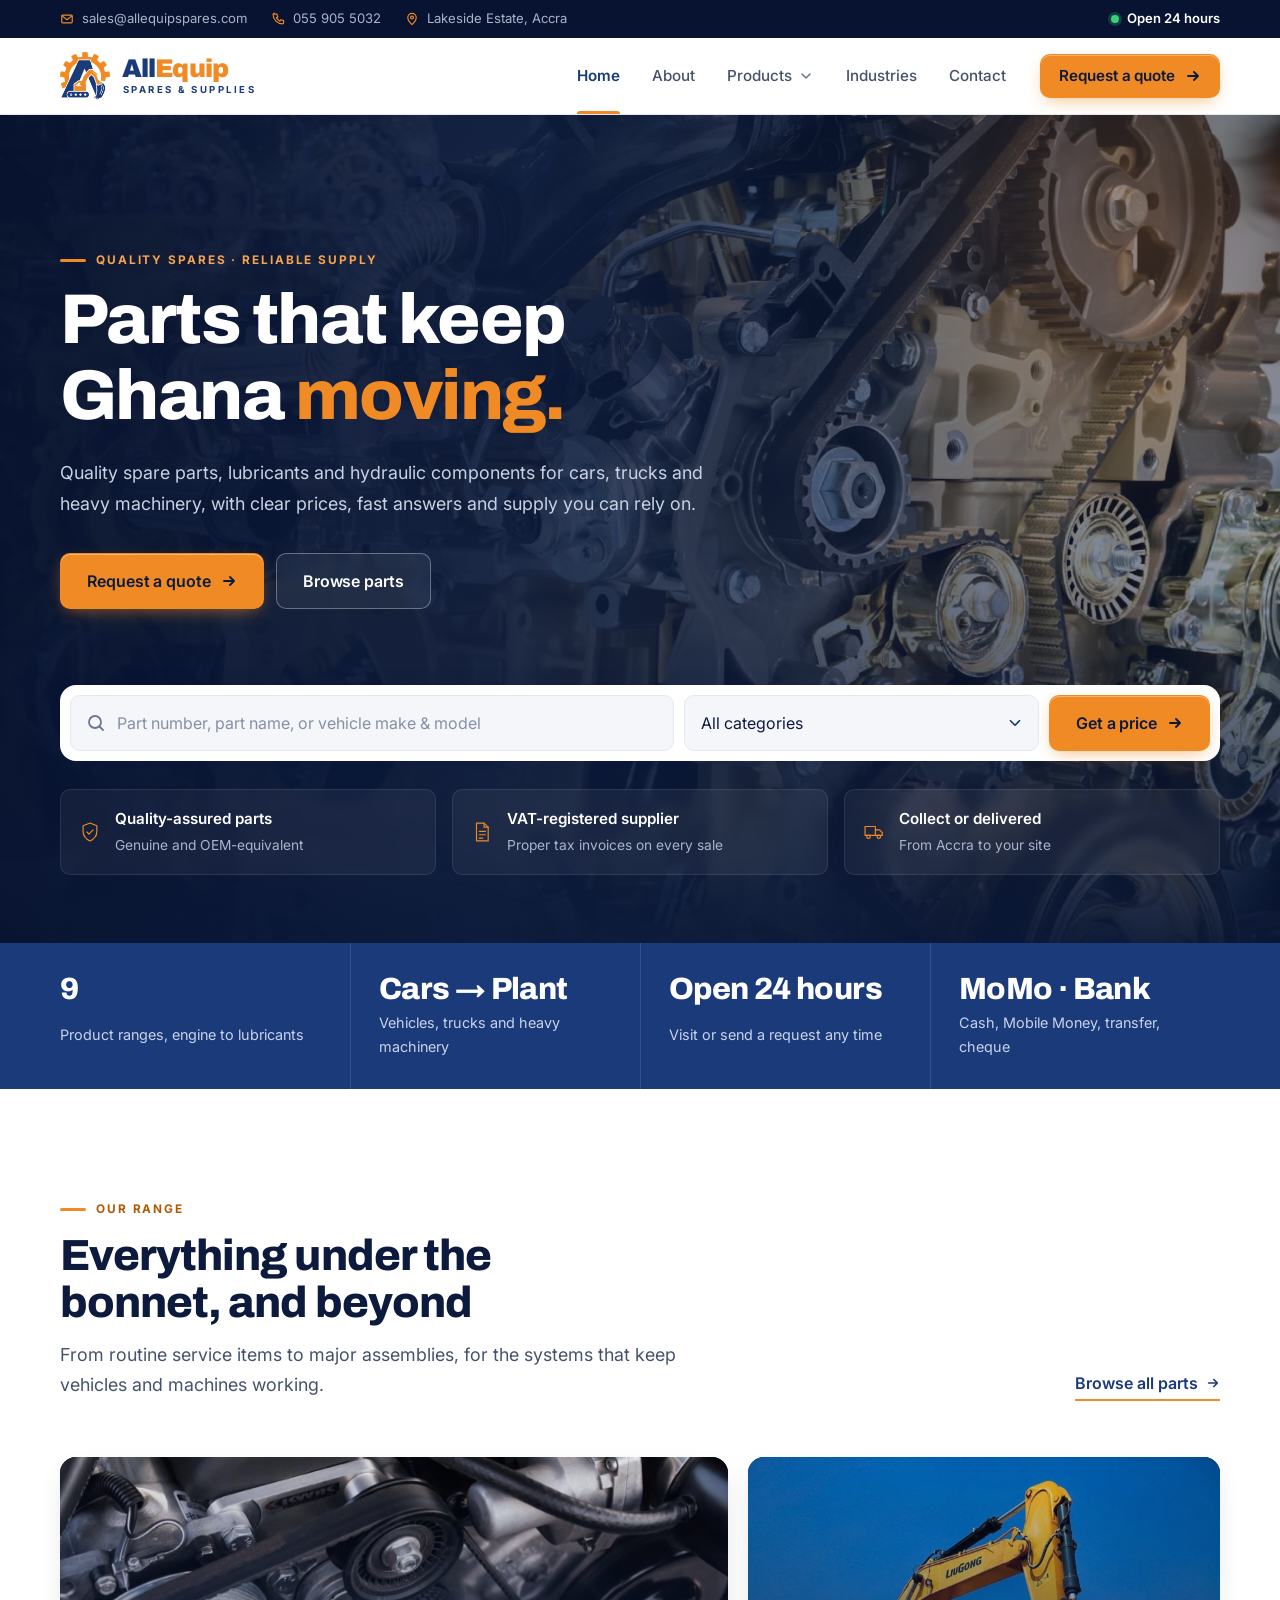
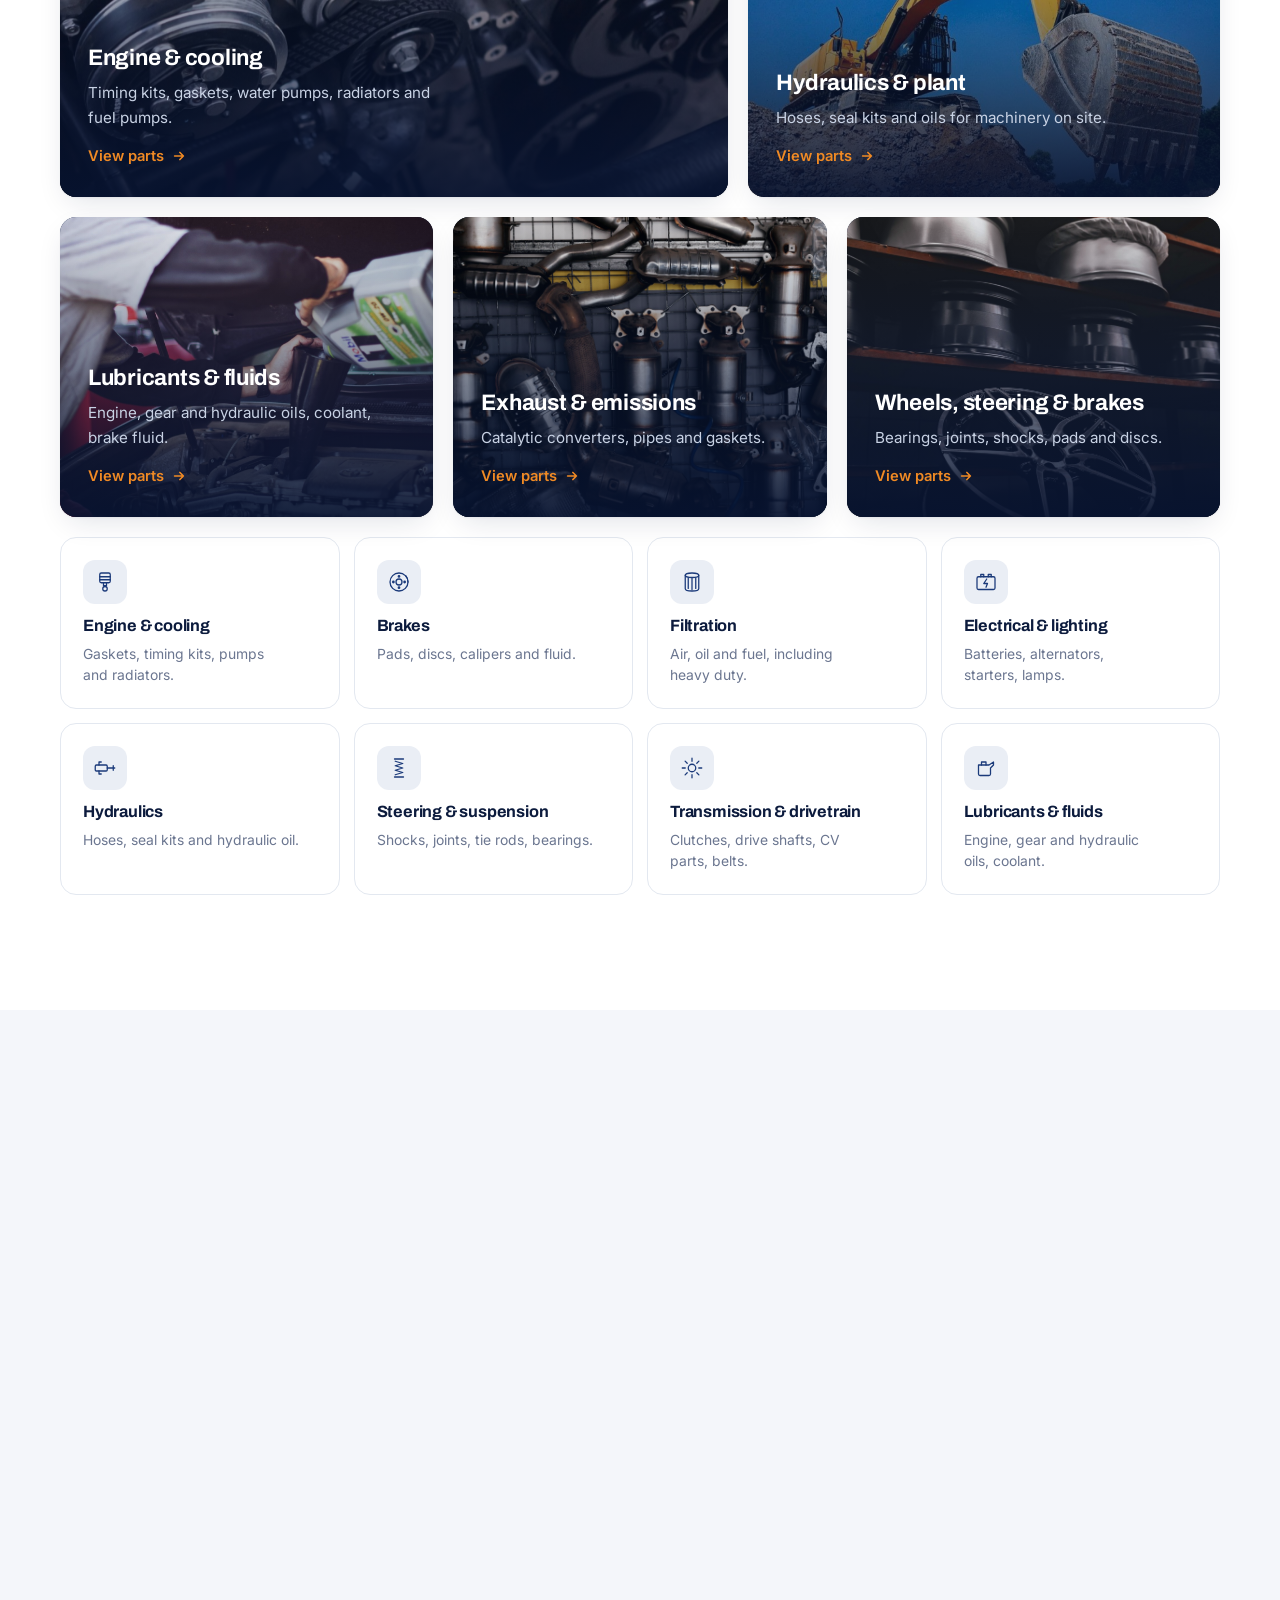
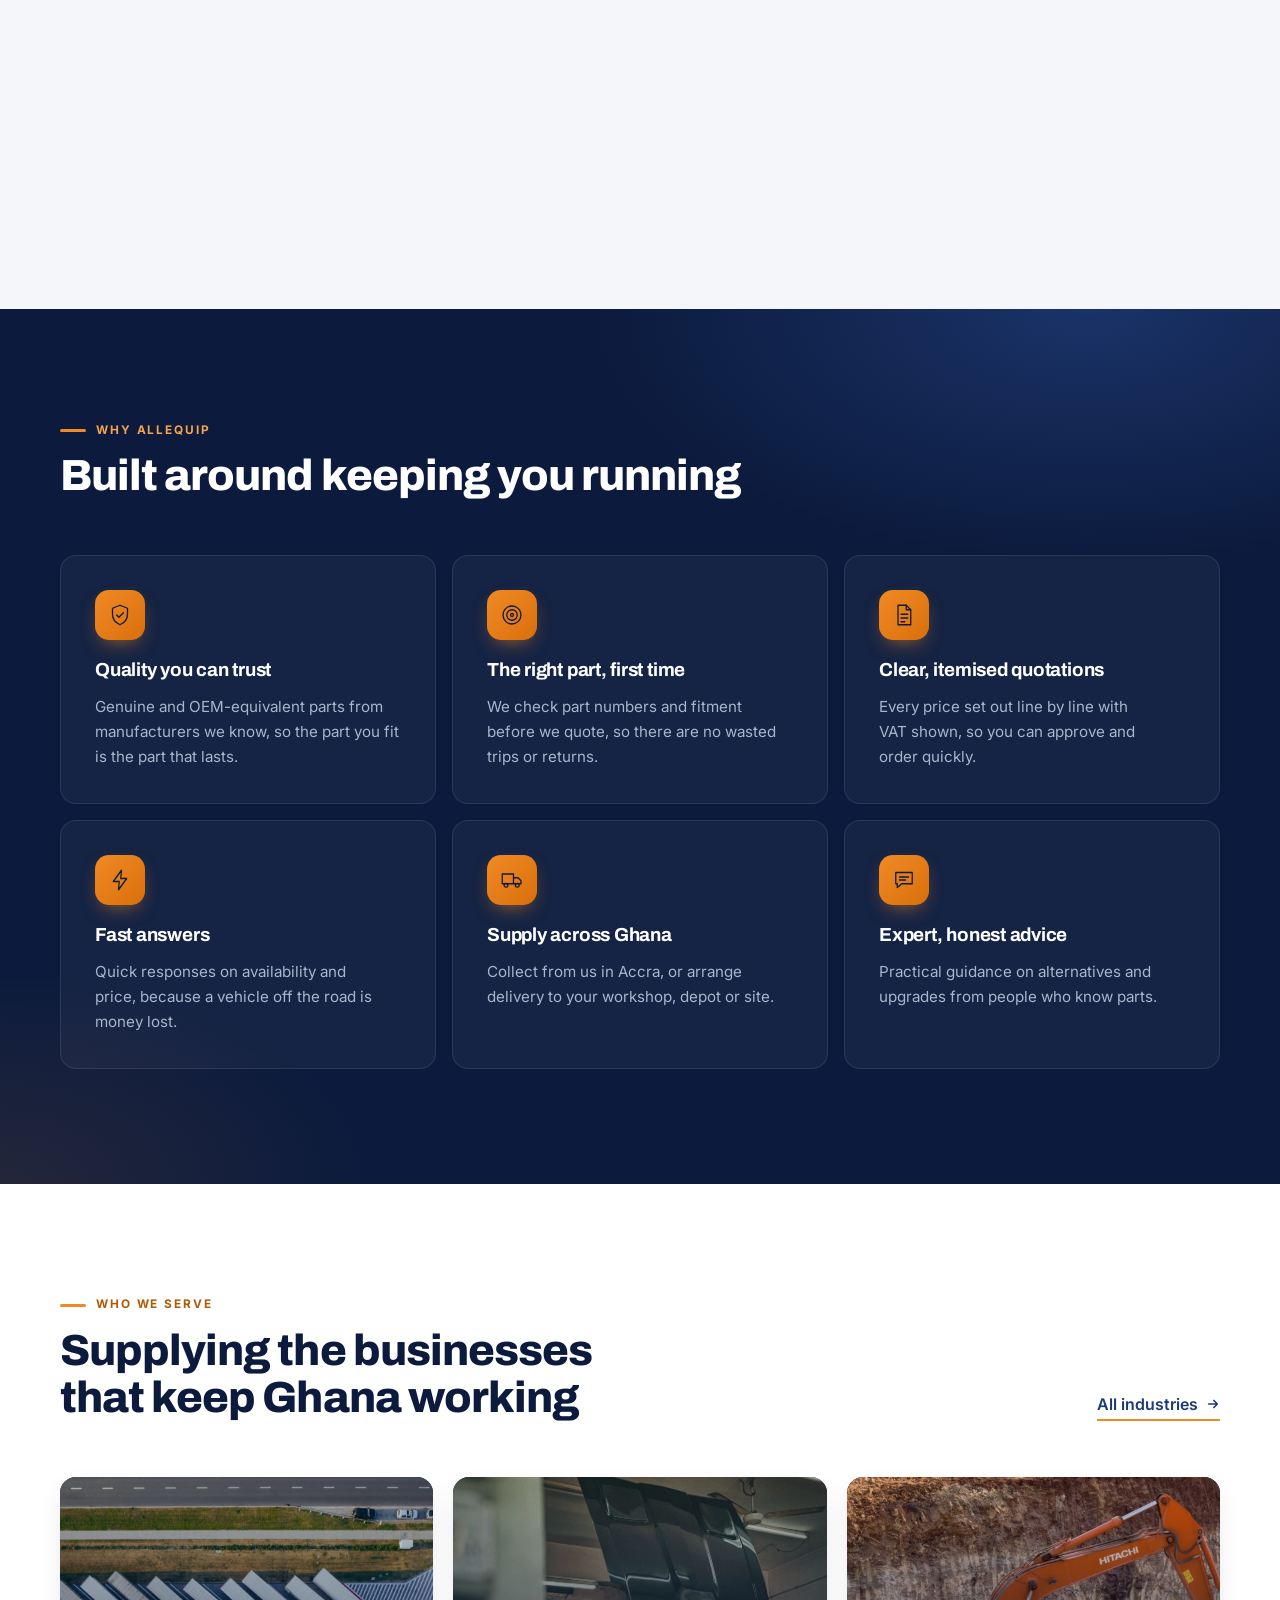
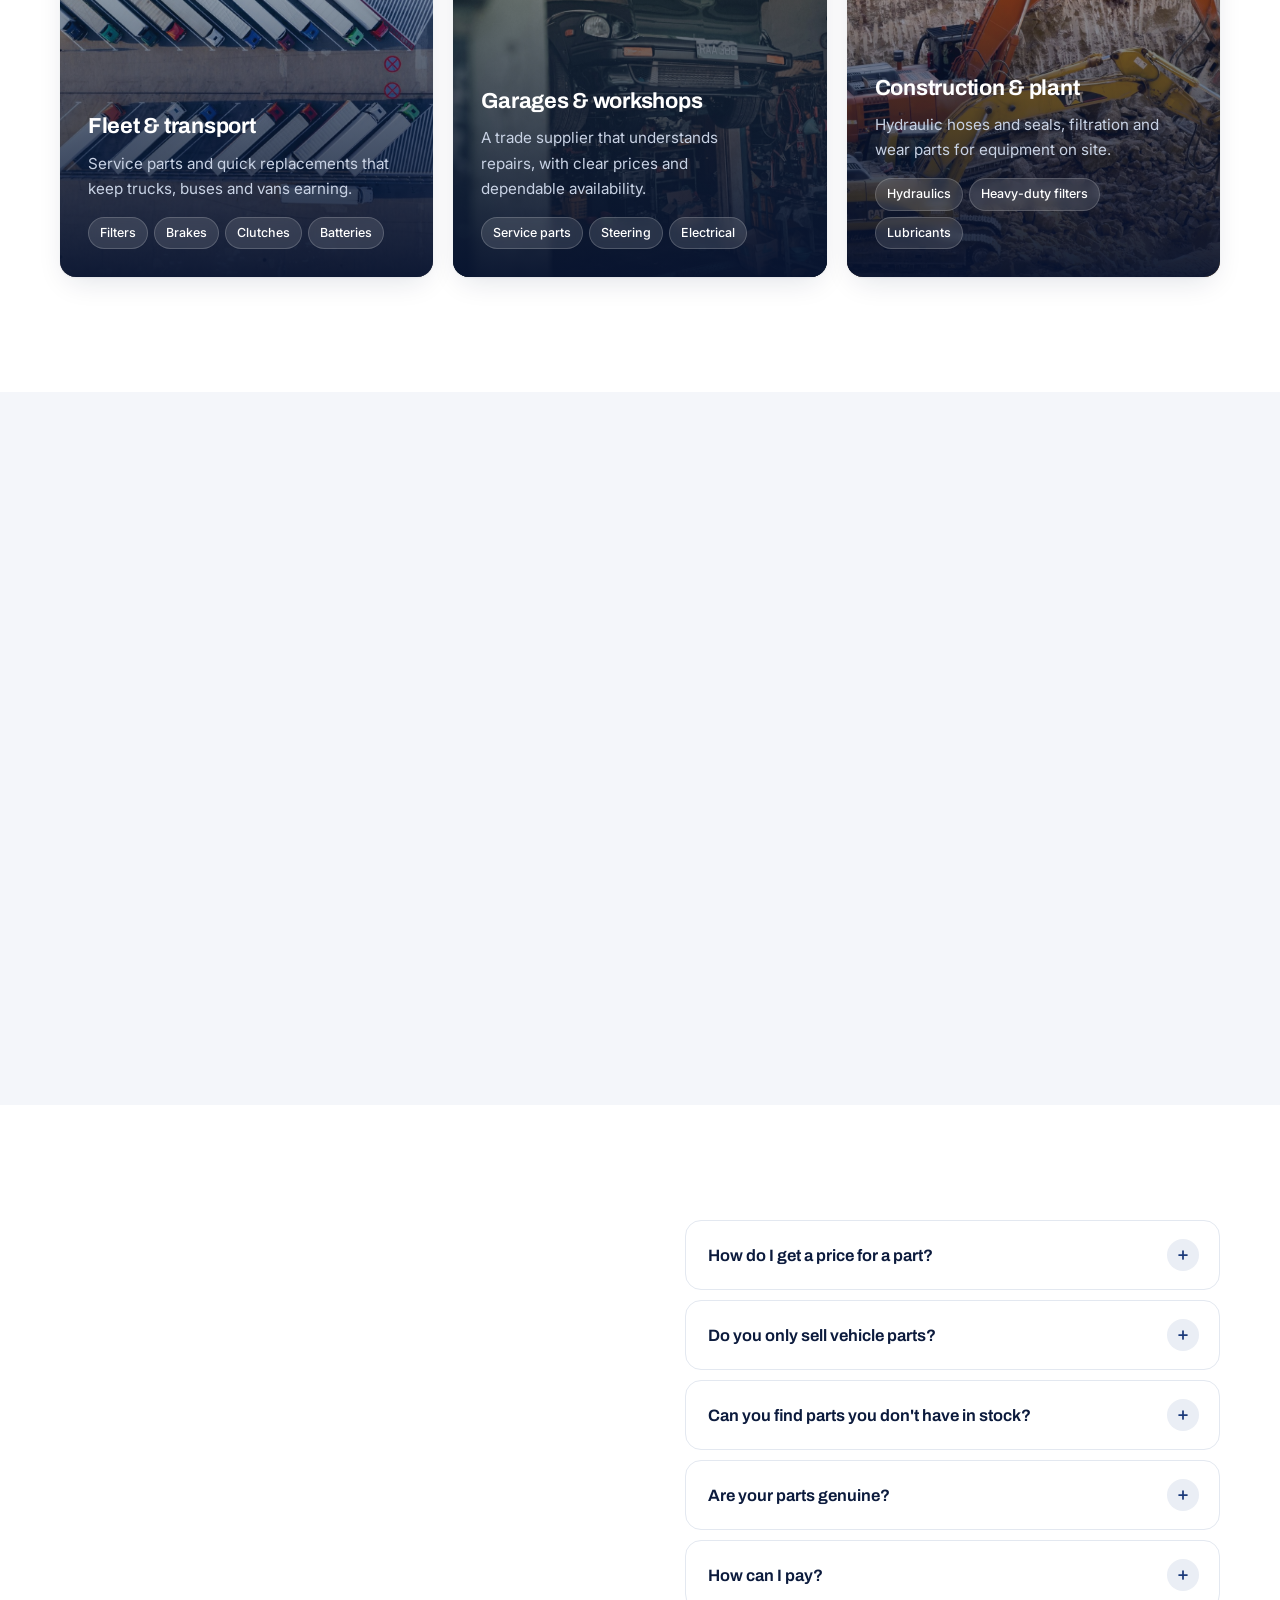
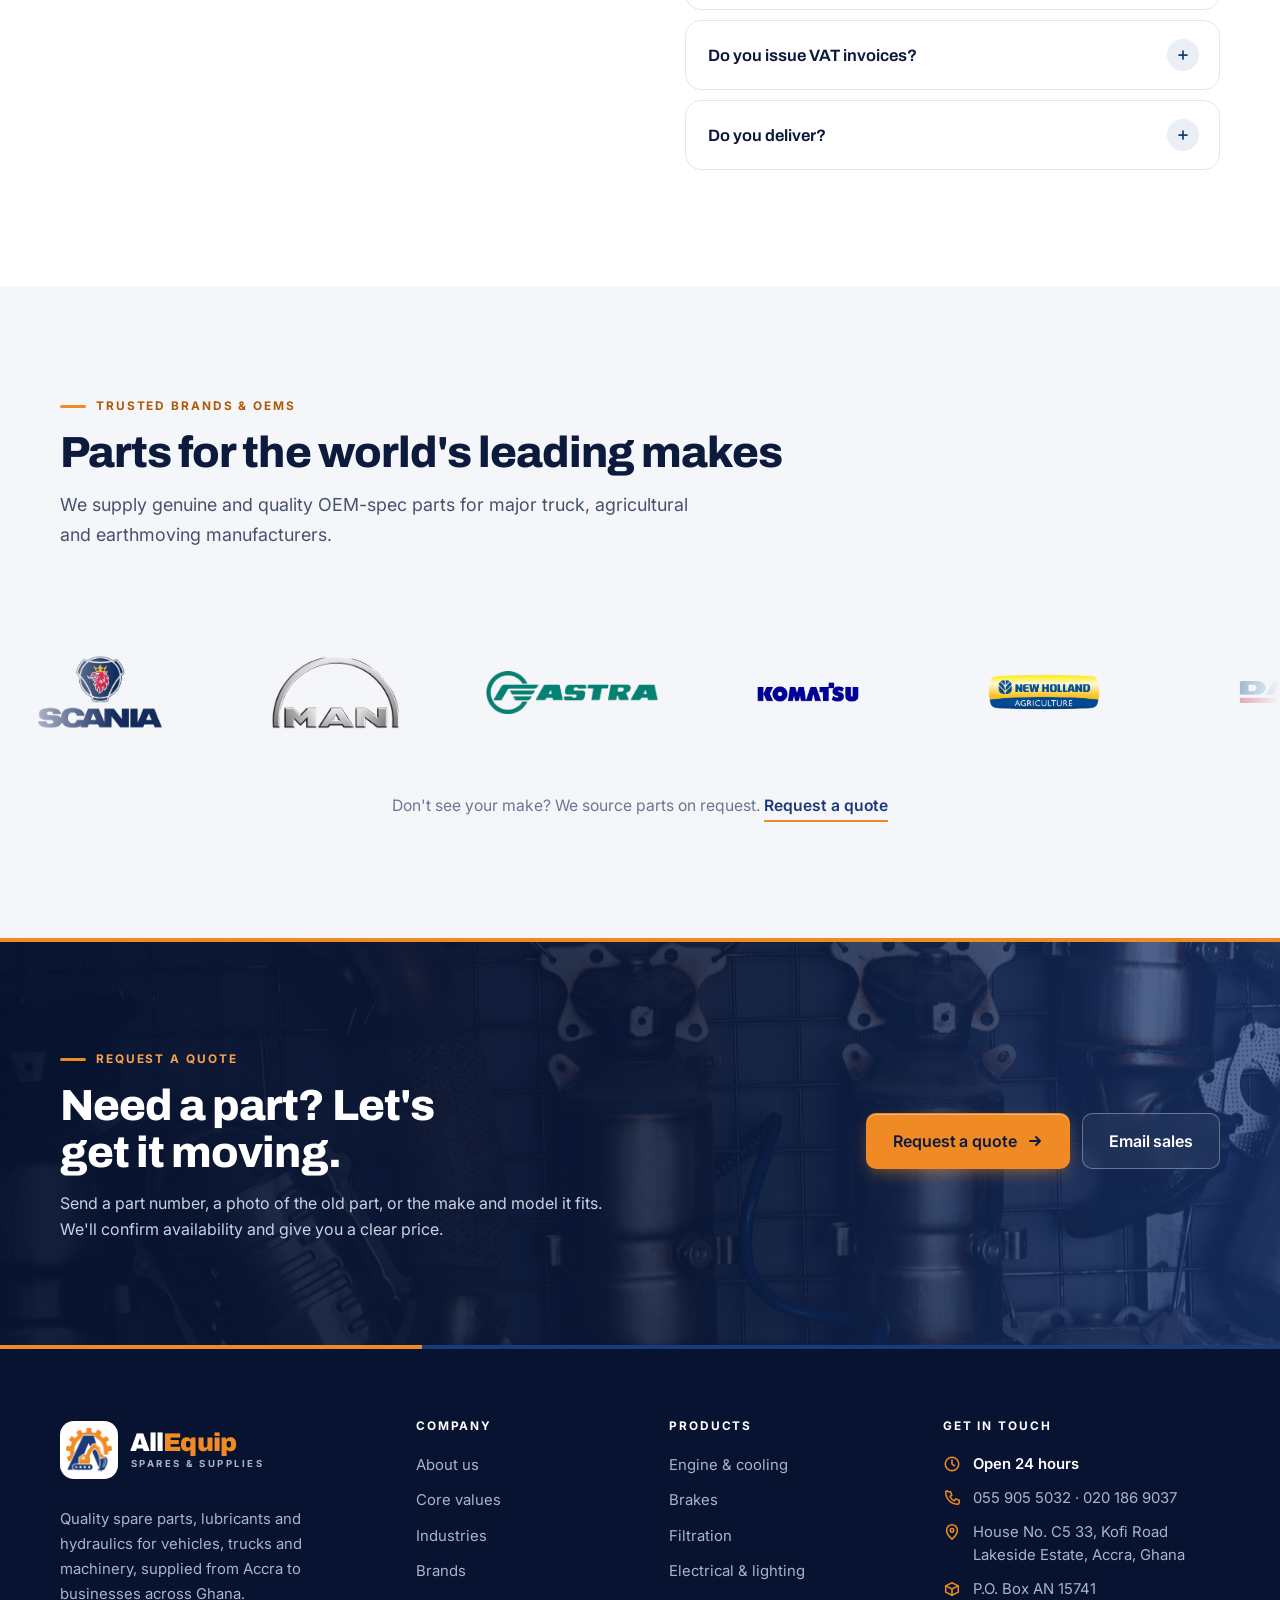
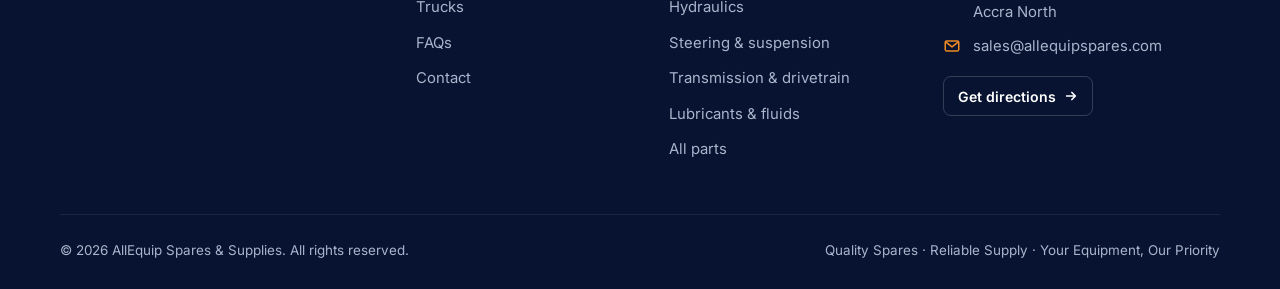
<file: index.html>
<!doctype html>
<html lang="en-GH">
<head>
<meta charset="utf-8">
<meta name="viewport" content="width=device-width, initial-scale=1">
<title>AllEquip Spares &amp; Supplies | Vehicle, Truck &amp; Machinery Spare Parts in Accra</title>
<meta name="description" content="Quality spare parts, lubricants and hydraulics for vehicles, trucks and machinery from AllEquip Spares & Supplies, Accra, Ghana. Request a quote today.">
<meta property="og:title" content="AllEquip Spares &amp; Supplies | Vehicle, Truck &amp; Machinery Spare Parts in Accra">
<meta property="og:description" content="Quality spare parts, lubricants and hydraulics for vehicles, trucks and machinery from AllEquip Spares & Supplies, Accra, Ghana. Request a quote today.">
<meta property="og:type" content="website">
<meta property="og:image" content="https://creation20.github.io/allequip-website/assets/brand/share.jpg">
<meta name="twitter:card" content="summary_large_image">
<meta name="theme-color" content="#0c1b3d">
<link rel="icon" href="assets/brand/favicon-32.png" sizes="32x32" type="image/png">
<link rel="icon" href="assets/brand/favicon-64.png" sizes="64x64" type="image/png">
<link rel="apple-touch-icon" href="assets/brand/apple-touch-icon.png">
<link rel="preconnect" href="https://fonts.googleapis.com">
<link rel="preconnect" href="https://fonts.gstatic.com" crossorigin>
<link href="https://fonts.googleapis.com/css2?family=Archivo:wght@600;700;800;900&amp;family=Inter:wght@400;500;600;700&amp;display=swap" rel="stylesheet">
<link rel="stylesheet" href="assets/styles.css">
</head>
<body>
<a class="skip" href="#main">Skip to content</a>
<div class="topbar">
  <div class="wrap">
    <div class="topbar-items">
      <a href="mailto:sales@allequipspares.com"><svg viewBox="0 0 20 20" fill="none" stroke="currentColor" stroke-width="1.7" stroke-linecap="round" stroke-linejoin="round" aria-hidden="true"><rect x="2.5" y="4.5" width="15" height="11" rx="1.5"/><path d="m3 5.5 7 5.5 7-5.5"/></svg>sales@allequipspares.com</a>
      <a href="tel:+233559055032"><svg viewBox="0 0 20 20" fill="none" stroke="currentColor" stroke-width="1.7" stroke-linecap="round" stroke-linejoin="round" aria-hidden="true"><path d="M5.4 3h3l1.4 4-2.1 1.3a11 11 0 0 0 4.9 4.9L14 11l4 1.4v3a1.5 1.5 0 0 1-1.5 1.5A13.5 13.5 0 0 1 3 3.5 1.5 1.5 0 0 1 4.5 2Z"/></svg>055 905 5032</a>
      <a class="hide-sm" href="https://www.google.com/maps/search/?api=1&amp;query=Kofi+Road+Lakeside+Estate+Accra+Ghana" target="_blank" rel="noopener"><svg viewBox="0 0 20 20" fill="none" stroke="currentColor" stroke-width="1.7" stroke-linecap="round" stroke-linejoin="round" aria-hidden="true"><path d="M10 18s6-5.2 6-10a6 6 0 1 0-12 0c0 4.8 6 10 6 10Z"/><circle cx="10" cy="8" r="2"/></svg>Lakeside Estate, Accra</a>
    </div>
    <div class="topbar-items"><span class="open-now"><svg viewBox="0 0 20 20" fill="none" stroke="currentColor" stroke-width="1.7" stroke-linecap="round" stroke-linejoin="round" aria-hidden="true"><circle cx="10" cy="10" r="7.5"/><path d="M10 5.5V10l3 2"/></svg>Open 24 hours</span></div>
  </div>
</div>
<header class="site-header">
  <div class="wrap">
    <a class="brand" href="index.html" aria-label="AllEquip Spares &amp; Supplies, home">
      <img class="brand-mark" src="assets/brand/mark.png" alt="" width="48" height="46">
      <span class="brand-word"><span class="brand-name">All<span>Equip</span></span><span class="brand-tag">Spares &amp; Supplies</span></span>
    </a>
    <button class="menu-toggle" type="button" aria-expanded="false" aria-controls="site-nav">
      <span class="sr-only">Menu</span><span class="menu-bars" aria-hidden="true"><span></span><span></span><span></span></span>
    </button>
    <nav id="site-nav" class="nav" aria-label="Main">
      <ul class="nav-list">
        <li><a class="nav-link" href="index.html" aria-current="page">Home</a></li>
        <li><a class="nav-link" href="about.html">About</a></li>
        <li class="has-menu">
          <button class="nav-link nav-trigger" type="button" aria-expanded="false" aria-controls="menu-products">Products <svg viewBox="0 0 20 20" fill="none" stroke="currentColor" stroke-width="1.9" stroke-linecap="round" stroke-linejoin="round" aria-hidden="true"><path d="m5 7.5 5 5 5-5"/></svg></button>
          <div class="menu" id="menu-products">
            <div class="menu-head"><span>Product ranges</span><a href="products.html">View all parts <svg viewBox="0 0 16 16" fill="none" stroke="currentColor" stroke-width="1.9" stroke-linecap="round" stroke-linejoin="round" aria-hidden="true"><path d="M3 8h10M9 4l4 4-4 4"/></svg></a></div>
            <div class="menu-grid"><a href="products.html#engine"><span class="menu-icon"><svg viewBox="0 0 32 32" fill="none" stroke="currentColor" stroke-width="1.7" stroke-linecap="round" stroke-linejoin="round" aria-hidden="true"><rect x="9" y="4" width="14" height="13" rx="2"/><path d="M9 9h14M9 13h14"/><path d="M14 17v4h4v-4"/><circle cx="16" cy="25" r="3"/></svg></span><span><b>Engine &amp; cooling</b><small>Gaskets, timing kits, pumps</small></span></a><a href="products.html#brakes"><span class="menu-icon"><svg viewBox="0 0 32 32" fill="none" stroke="currentColor" stroke-width="1.7" stroke-linecap="round" stroke-linejoin="round" aria-hidden="true"><circle cx="16" cy="16" r="12"/><circle cx="16" cy="16" r="4"/><circle cx="16" cy="8.5" r="1"/><circle cx="23.5" cy="16" r="1"/><circle cx="16" cy="23.5" r="1"/><circle cx="8.5" cy="16" r="1"/><path d="M25 7.5c2 2.2 3 5 3 8.5"/></svg></span><span><b>Brakes</b><small>Pads, discs, calipers, fluid</small></span></a><a href="products.html#filtration"><span class="menu-icon"><svg viewBox="0 0 32 32" fill="none" stroke="currentColor" stroke-width="1.7" stroke-linecap="round" stroke-linejoin="round" aria-hidden="true"><ellipse cx="16" cy="7" rx="9" ry="3"/><path d="M7 7v18c0 1.7 4 3 9 3s9-1.3 9-3V7"/><path d="M11 10.5v14M16 11v15M21 10.5v14"/></svg></span><span><b>Filtration</b><small>Air, oil and fuel filters</small></span></a><a href="products.html#electrical"><span class="menu-icon"><svg viewBox="0 0 32 32" fill="none" stroke="currentColor" stroke-width="1.7" stroke-linecap="round" stroke-linejoin="round" aria-hidden="true"><rect x="4" y="9" width="24" height="17" rx="2"/><path d="M9 9V6h4v3M19 9V6h4v3"/><path d="M17 12l-4 6h5l-2 5"/></svg></span><span><b>Electrical &amp; lighting</b><small>Batteries, alternators, lamps</small></span></a><a href="products.html#hydraulics"><span class="menu-icon"><svg viewBox="0 0 32 32" fill="none" stroke="currentColor" stroke-width="1.7" stroke-linecap="round" stroke-linejoin="round" aria-hidden="true"><rect x="3" y="12" width="16" height="8" rx="1.5"/><path d="M19 16h10M27 13v6"/><path d="M8 12V8h3M8 20v4h3"/></svg></span><span><b>Hydraulics</b><small>Hoses, seal kits, oils</small></span></a><a href="products.html#steering"><span class="menu-icon"><svg viewBox="0 0 32 32" fill="none" stroke="currentColor" stroke-width="1.7" stroke-linecap="round" stroke-linejoin="round" aria-hidden="true"><path d="M10 4h12M10 28h12"/><path d="M11 7l10 3-10 3 10 3-10 3 10 3-10 3"/></svg></span><span><b>Steering &amp; suspension</b><small>Shocks, joints, bearings</small></span></a><a href="products.html#drivetrain"><span class="menu-icon"><svg viewBox="0 0 32 32" fill="none" stroke="currentColor" stroke-width="1.7" stroke-linecap="round" stroke-linejoin="round" aria-hidden="true"><circle cx="16" cy="16" r="5"/><path d="M16 3v4M16 25v4M3 16h4M25 16h4M6.8 6.8l2.8 2.8M22.4 22.4l2.8 2.8M6.8 25.2l2.8-2.8M22.4 9.6l2.8-2.8"/></svg></span><span><b>Transmission &amp; drivetrain</b><small>Clutches, shafts, CV parts</small></span></a><a href="products.html#lubricants"><span class="menu-icon"><svg viewBox="0 0 32 32" fill="none" stroke="currentColor" stroke-width="1.7" stroke-linecap="round" stroke-linejoin="round" aria-hidden="true"><path d="M6 12h14l6-4v4l-4 4v8a2 2 0 0 1-2 2H8a2 2 0 0 1-2-2Z"/><path d="M10 12V8h6v4"/></svg></span><span><b>Lubricants &amp; fluids</b><small>Engine, gear, hydraulic oils</small></span></a><a href="products.html#exhaust"><span class="menu-icon"><svg viewBox="0 0 32 32" fill="none" stroke="currentColor" stroke-width="1.7" stroke-linecap="round" stroke-linejoin="round" aria-hidden="true"><path d="M3 20h14a4 4 0 0 0 4-4v-3h4"/><rect x="21" y="9" width="8" height="8" rx="1.5"/><path d="M3 16h12M6 26c1.5-1 1.5-3 0-4M10 26c1.5-1 1.5-3 0-4"/></svg></span><span><b>Exhaust</b><small>Converters, pipes, gaskets</small></span></a></div>
          </div>
        </li>
        <li><a class="nav-link" href="industries.html">Industries</a></li>
        <li><a class="nav-link" href="contact.html">Contact</a></li>
      </ul>
      <a class="btn btn--primary nav-cta" href="contact.html#quote">Request a quote <svg viewBox="0 0 16 16" fill="none" stroke="currentColor" stroke-width="1.9" stroke-linecap="round" stroke-linejoin="round" aria-hidden="true"><path d="M3 8h10M9 4l4 4-4 4"/></svg></a>
    </nav>
  </div>
</header>
<main id="main">

<section class="hero" aria-labelledby="hero-title">
  <div class="hero-media"><img src="assets/img/hero.jpg" alt="" fetchpriority="high"></div>
  <div class="wrap">
    <div class="hero-copy">
      <p class="eyebrow">Quality spares &middot; Reliable supply</p>
      <h1 id="hero-title">Parts that keep Ghana <span class="accent">moving.</span></h1>
      <p class="lead">Quality spare parts, lubricants and hydraulic components for cars, trucks and heavy machinery, with clear prices, fast answers and supply you can rely on.</p>
      <div class="hero-actions">
        <a class="btn btn--primary" href="contact.html#quote">Request a quote <svg viewBox="0 0 16 16" fill="none" stroke="currentColor" stroke-width="1.9" stroke-linecap="round" stroke-linejoin="round" aria-hidden="true"><path d="M3 8h10M9 4l4 4-4 4"/></svg></a>
        <a class="btn btn--ghost" href="products.html">Browse parts</a>
      </div>
    </div>
    <form class="finder" action="contact.html#quote" method="get" role="search" aria-label="Find a part">
      <div class="finder-field">
        <label for="f-part">Part name, number or vehicle</label>
        <svg viewBox="0 0 20 20" fill="none" stroke="currentColor" stroke-width="1.8" stroke-linecap="round" aria-hidden="true"><circle cx="9" cy="9" r="6"/><path d="M13.5 13.5 17 17"/></svg>
        <input id="f-part" name="part" placeholder="Part number, part name, or vehicle make &amp; model" autocomplete="off">
      </div>
      <div class="finder-field">
        <label for="f-cat">Category</label>
        <select id="f-cat" name="category">
          <option value="">All categories</option>
          <option>Engine & cooling</option><option>Brakes</option><option>Filtration</option><option>Electrical & lighting</option><option>Hydraulics</option><option>Steering & suspension</option><option>Transmission & drivetrain</option><option>Lubricants & fluids</option><option>Exhaust</option>
        </select>
      </div>
      <button class="btn btn--primary" type="submit">Get a price <svg viewBox="0 0 16 16" fill="none" stroke="currentColor" stroke-width="1.9" stroke-linecap="round" stroke-linejoin="round" aria-hidden="true"><path d="M3 8h10M9 4l4 4-4 4"/></svg></button>
    </form>
    <div class="hero-points">
      <div class="hero-point"><svg viewBox="0 0 32 32" fill="none" stroke="currentColor" stroke-width="1.7" stroke-linecap="round" stroke-linejoin="round" aria-hidden="true"><path d="M16 3 6 7v8c0 6.5 4.3 11.5 10 14 5.7-2.5 10-7.5 10-14V7z"/><path d="m11.5 16 3 3 6-6"/></svg><div><b>Quality-assured parts</b><span>Genuine and OEM-equivalent</span></div></div>
      <div class="hero-point"><svg viewBox="0 0 32 32" fill="none" stroke="currentColor" stroke-width="1.7" stroke-linecap="round" stroke-linejoin="round" aria-hidden="true"><path d="M8 3h11l6 6v20H8z"/><path d="M19 3v6h6M12 15h9M12 20h9M12 25h5"/></svg><div><b>VAT-registered supplier</b><span>Proper tax invoices on every sale</span></div></div>
      <div class="hero-point"><svg viewBox="0 0 32 32" fill="none" stroke="currentColor" stroke-width="1.7" stroke-linecap="round" stroke-linejoin="round" aria-hidden="true"><path d="M3 8h15v13H3zM18 13h6l4 4v4h-10"/><circle cx="8" cy="23" r="2.5"/><circle cx="23" cy="23" r="2.5"/></svg><div><b>Collect or delivered</b><span>From Accra to your site</span></div></div>
    </div>
  </div>
</section>

<section class="facts" aria-label="At a glance">
  <div class="wrap">
    <div class="fact"><b>9</b><span>Product ranges, engine to lubricants</span></div>
    <div class="fact"><b>Cars &rarr; Plant</b><span>Vehicles, trucks and heavy machinery</span></div>
    <div class="fact"><b>Open 24 hours</b><span>Visit or send a request any time</span></div>
    <div class="fact"><b>MoMo &middot; Bank</b><span>Cash, Mobile Money, transfer, cheque</span></div>
  </div>
</section>

<section class="section" aria-labelledby="range-title">
  <div class="wrap">
    <div class="section-head section-head--row reveal">
      <div>
        <p class="eyebrow">Our range</p>
        <h2 id="range-title">Everything under the bonnet, and beyond</h2>
        <p class="lead">From routine service items to major assemblies, for the systems that keep vehicles and machines working.</p>
      </div>
      <a class="text-link" href="products.html">Browse all parts <svg viewBox="0 0 16 16" fill="none" stroke="currentColor" stroke-width="1.9" stroke-linecap="round" stroke-linejoin="round" aria-hidden="true"><path d="M3 8h10M9 4l4 4-4 4"/></svg></a>
    </div>
    <div class="tiles">
      <a class="tile tile--wide reveal" href="products.html#engine"><img src="assets/img/engine.jpg" alt="" loading="lazy">
        <div class="tile-body"><h3>Engine &amp; cooling</h3><p>Timing kits, gaskets, water pumps, radiators and fuel pumps.</p><span class="more">View parts <svg viewBox="0 0 16 16" fill="none" stroke="currentColor" stroke-width="1.9" stroke-linecap="round" stroke-linejoin="round" aria-hidden="true"><path d="M3 8h10M9 4l4 4-4 4"/></svg></span></div></a>
      <a class="tile tile--narrow reveal" href="products.html#hydraulics"><img src="assets/img/digger.jpg" alt="" loading="lazy">
        <div class="tile-body"><h3>Hydraulics &amp; plant</h3><p>Hoses, seal kits and oils for machinery on site.</p><span class="more">View parts <svg viewBox="0 0 16 16" fill="none" stroke="currentColor" stroke-width="1.9" stroke-linecap="round" stroke-linejoin="round" aria-hidden="true"><path d="M3 8h10M9 4l4 4-4 4"/></svg></span></div></a>
      <a class="tile tile--third reveal" href="products.html#lubricants"><img src="assets/img/oil.jpg" alt="" loading="lazy">
        <div class="tile-body"><h3>Lubricants &amp; fluids</h3><p>Engine, gear and hydraulic oils, coolant, brake fluid.</p><span class="more">View parts <svg viewBox="0 0 16 16" fill="none" stroke="currentColor" stroke-width="1.9" stroke-linecap="round" stroke-linejoin="round" aria-hidden="true"><path d="M3 8h10M9 4l4 4-4 4"/></svg></span></div></a>
      <a class="tile tile--third reveal" href="products.html#exhaust"><img src="assets/img/parts.jpg" alt="" loading="lazy">
        <div class="tile-body"><h3>Exhaust &amp; emissions</h3><p>Catalytic converters, pipes and gaskets.</p><span class="more">View parts <svg viewBox="0 0 16 16" fill="none" stroke="currentColor" stroke-width="1.9" stroke-linecap="round" stroke-linejoin="round" aria-hidden="true"><path d="M3 8h10M9 4l4 4-4 4"/></svg></span></div></a>
      <a class="tile tile--third reveal" href="products.html#steering"><img src="assets/img/wheel.jpg" alt="" loading="lazy">
        <div class="tile-body"><h3>Wheels, steering &amp; brakes</h3><p>Bearings, joints, shocks, pads and discs.</p><span class="more">View parts <svg viewBox="0 0 16 16" fill="none" stroke="currentColor" stroke-width="1.9" stroke-linecap="round" stroke-linejoin="round" aria-hidden="true"><path d="M3 8h10M9 4l4 4-4 4"/></svg></span></div></a>
    </div>
    <div class="ranges reveal">
      <a class="range" href="products.html#engine"><span class="icon"><svg viewBox="0 0 32 32" fill="none" stroke="currentColor" stroke-width="1.7" stroke-linecap="round" stroke-linejoin="round" aria-hidden="true"><rect x="9" y="4" width="14" height="13" rx="2"/><path d="M9 9h14M9 13h14"/><path d="M14 17v4h4v-4"/><circle cx="16" cy="25" r="3"/></svg></span><h3>Engine &amp; cooling</h3><p>Gaskets, timing kits, pumps and radiators.</p></a><a class="range" href="products.html#brakes"><span class="icon"><svg viewBox="0 0 32 32" fill="none" stroke="currentColor" stroke-width="1.7" stroke-linecap="round" stroke-linejoin="round" aria-hidden="true"><circle cx="16" cy="16" r="12"/><circle cx="16" cy="16" r="4"/><circle cx="16" cy="8.5" r="1"/><circle cx="23.5" cy="16" r="1"/><circle cx="16" cy="23.5" r="1"/><circle cx="8.5" cy="16" r="1"/><path d="M25 7.5c2 2.2 3 5 3 8.5"/></svg></span><h3>Brakes</h3><p>Pads, discs, calipers and fluid.</p></a><a class="range" href="products.html#filtration"><span class="icon"><svg viewBox="0 0 32 32" fill="none" stroke="currentColor" stroke-width="1.7" stroke-linecap="round" stroke-linejoin="round" aria-hidden="true"><ellipse cx="16" cy="7" rx="9" ry="3"/><path d="M7 7v18c0 1.7 4 3 9 3s9-1.3 9-3V7"/><path d="M11 10.5v14M16 11v15M21 10.5v14"/></svg></span><h3>Filtration</h3><p>Air, oil and fuel, including heavy duty.</p></a><a class="range" href="products.html#electrical"><span class="icon"><svg viewBox="0 0 32 32" fill="none" stroke="currentColor" stroke-width="1.7" stroke-linecap="round" stroke-linejoin="round" aria-hidden="true"><rect x="4" y="9" width="24" height="17" rx="2"/><path d="M9 9V6h4v3M19 9V6h4v3"/><path d="M17 12l-4 6h5l-2 5"/></svg></span><h3>Electrical &amp; lighting</h3><p>Batteries, alternators, starters, lamps.</p></a><a class="range" href="products.html#hydraulics"><span class="icon"><svg viewBox="0 0 32 32" fill="none" stroke="currentColor" stroke-width="1.7" stroke-linecap="round" stroke-linejoin="round" aria-hidden="true"><rect x="3" y="12" width="16" height="8" rx="1.5"/><path d="M19 16h10M27 13v6"/><path d="M8 12V8h3M8 20v4h3"/></svg></span><h3>Hydraulics</h3><p>Hoses, seal kits and hydraulic oil.</p></a><a class="range" href="products.html#steering"><span class="icon"><svg viewBox="0 0 32 32" fill="none" stroke="currentColor" stroke-width="1.7" stroke-linecap="round" stroke-linejoin="round" aria-hidden="true"><path d="M10 4h12M10 28h12"/><path d="M11 7l10 3-10 3 10 3-10 3 10 3-10 3"/></svg></span><h3>Steering &amp; suspension</h3><p>Shocks, joints, tie rods, bearings.</p></a><a class="range" href="products.html#drivetrain"><span class="icon"><svg viewBox="0 0 32 32" fill="none" stroke="currentColor" stroke-width="1.7" stroke-linecap="round" stroke-linejoin="round" aria-hidden="true"><circle cx="16" cy="16" r="5"/><path d="M16 3v4M16 25v4M3 16h4M25 16h4M6.8 6.8l2.8 2.8M22.4 22.4l2.8 2.8M6.8 25.2l2.8-2.8M22.4 9.6l2.8-2.8"/></svg></span><h3>Transmission &amp; drivetrain</h3><p>Clutches, drive shafts, CV parts, belts.</p></a><a class="range" href="products.html#lubricants"><span class="icon"><svg viewBox="0 0 32 32" fill="none" stroke="currentColor" stroke-width="1.7" stroke-linecap="round" stroke-linejoin="round" aria-hidden="true"><path d="M6 12h14l6-4v4l-4 4v8a2 2 0 0 1-2 2H8a2 2 0 0 1-2-2Z"/><path d="M10 12V8h6v4"/></svg></span><h3>Lubricants &amp; fluids</h3><p>Engine, gear and hydraulic oils, coolant.</p></a>
    </div>
  </div>
</section>

<section class="section section--mist" aria-labelledby="about-title">
  <div class="wrap split">
    <div class="figure reveal">
      <img src="assets/img/workshop.jpg" alt="A mechanic fitting a part in a workshop" loading="lazy">
      <div class="figure-card">
        <q>Your equipment, our priority.</q>
        <span>Quality spares &middot; Reliable supply</span>
      </div>
    </div>
    <div class="prose reveal">
      <p class="eyebrow">About AllEquip</p>
      <h2 id="about-title">A supply partner, not just a parts counter</h2>
      <!-- DRAFT: confirm or replace with your own story -->
      <p class="lead">When a vehicle or machine is down, the business behind it is losing money. AllEquip exists to shorten that time.</p>
      <p>We supply workshops, fleet operators and businesses that depend on their equipment, and we take the time to understand what they run, so the right part is ready when it's needed.</p>
      <ul class="checks">
        <li>Parts checked for fitment before we quote</li>
        <li>Clear, itemised prices with VAT shown</li>
        <li>Hard-to-find parts sourced on request</li>
      </ul>
      <p><a class="text-link" href="about.html">More about us <svg viewBox="0 0 16 16" fill="none" stroke="currentColor" stroke-width="1.9" stroke-linecap="round" stroke-linejoin="round" aria-hidden="true"><path d="M3 8h10M9 4l4 4-4 4"/></svg></a></p>
    </div>
  </div>
</section>

<section class="section section--dark" aria-labelledby="why-title">
  <div class="wrap">
    <div class="section-head reveal">
      <p class="eyebrow">Why AllEquip</p>
      <h2 id="why-title">Built around keeping you running</h2>
    </div>
    <div class="reveal"><div class="features"><div class="feature"><span class="icon"><svg viewBox="0 0 32 32" fill="none" stroke="currentColor" stroke-width="1.7" stroke-linecap="round" stroke-linejoin="round" aria-hidden="true"><path d="M16 3 6 7v8c0 6.5 4.3 11.5 10 14 5.7-2.5 10-7.5 10-14V7z"/><path d="m11.5 16 3 3 6-6"/></svg></span><h3>Quality you can trust</h3><p>Genuine and OEM-equivalent parts from manufacturers we know, so the part you fit is the part that lasts.</p></div><div class="feature"><span class="icon"><svg viewBox="0 0 32 32" fill="none" stroke="currentColor" stroke-width="1.7" stroke-linecap="round" stroke-linejoin="round" aria-hidden="true"><circle cx="16" cy="16" r="12"/><circle cx="16" cy="16" r="7"/><circle cx="16" cy="16" r="2"/></svg></span><h3>The right part, first time</h3><p>We check part numbers and fitment before we quote, so there are no wasted trips or returns.</p></div><div class="feature"><span class="icon"><svg viewBox="0 0 32 32" fill="none" stroke="currentColor" stroke-width="1.7" stroke-linecap="round" stroke-linejoin="round" aria-hidden="true"><path d="M8 3h11l6 6v20H8z"/><path d="M19 3v6h6M12 15h9M12 20h9M12 25h5"/></svg></span><h3>Clear, itemised quotations</h3><p>Every price set out line by line with VAT shown, so you can approve and order quickly.</p></div><div class="feature"><span class="icon"><svg viewBox="0 0 32 32" fill="none" stroke="currentColor" stroke-width="1.7" stroke-linecap="round" stroke-linejoin="round" aria-hidden="true"><path d="M18 3 7 18h8l-1 11 11-15h-8z"/></svg></span><h3>Fast answers</h3><p>Quick responses on availability and price, because a vehicle off the road is money lost.</p></div><div class="feature"><span class="icon"><svg viewBox="0 0 32 32" fill="none" stroke="currentColor" stroke-width="1.7" stroke-linecap="round" stroke-linejoin="round" aria-hidden="true"><path d="M3 8h15v13H3zM18 13h6l4 4v4h-10"/><circle cx="8" cy="23" r="2.5"/><circle cx="23" cy="23" r="2.5"/></svg></span><h3>Supply across Ghana</h3><p>Collect from us in Accra, or arrange delivery to your workshop, depot or site.</p></div><div class="feature"><span class="icon"><svg viewBox="0 0 32 32" fill="none" stroke="currentColor" stroke-width="1.7" stroke-linecap="round" stroke-linejoin="round" aria-hidden="true"><path d="M5 6h22v15H13l-6 5v-5H5z"/><path d="M10 12h12M10 16h8"/></svg></span><h3>Expert, honest advice</h3><p>Practical guidance on alternatives and upgrades from people who know parts.</p></div></div></div>
  </div>
</section>

<section class="section" aria-labelledby="industries-title">
  <div class="wrap">
    <div class="section-head section-head--row reveal">
      <div>
        <p class="eyebrow">Who we serve</p>
        <h2 id="industries-title">Supplying the businesses that keep Ghana working</h2>
      </div>
      <a class="text-link" href="industries.html">All industries <svg viewBox="0 0 16 16" fill="none" stroke="currentColor" stroke-width="1.9" stroke-linecap="round" stroke-linejoin="round" aria-hidden="true"><path d="M3 8h10M9 4l4 4-4 4"/></svg></a>
    </div>
    <div class="grid grid--3"><article class="industry reveal">
        <img src="assets/img/trucks.jpg" alt="" loading="lazy">
        <div class="industry-body"><h3>Fleet &amp; transport</h3><p>Service parts and quick replacements that keep trucks, buses and vans earning.</p><ul><li>Filters</li><li>Brakes</li><li>Clutches</li><li>Batteries</li></ul></div>
      </article><article class="industry reveal">
        <img src="assets/img/lift.jpg" alt="" loading="lazy">
        <div class="industry-body"><h3>Garages &amp; workshops</h3><p>A trade supplier that understands repairs, with clear prices and dependable availability.</p><ul><li>Service parts</li><li>Steering</li><li>Electrical</li></ul></div>
      </article><article class="industry reveal">
        <img src="assets/img/excavator.jpg" alt="" loading="lazy">
        <div class="industry-body"><h3>Construction &amp; plant</h3><p>Hydraulic hoses and seals, filtration and wear parts for equipment on site.</p><ul><li>Hydraulics</li><li>Heavy-duty filters</li><li>Lubricants</li></ul></div>
      </article></div>
  </div>
</section>

<section class="section section--mist" aria-labelledby="how-title">
  <div class="wrap">
    <div class="section-head reveal">
      <p class="eyebrow">How ordering works</p>
      <h2 id="how-title">From enquiry to fitted, in four steps</h2>
    </div>
    <div class="reveal"><ol class="steps"><li class="step"><h3>Send your request</h3><p>A part number, a photo of the old part, or the vehicle or machine details.</p></li><li class="step"><h3>We identify the part</h3><p>We confirm fitment and suggest suitable alternatives where they help.</p></li><li class="step"><h3>Get a clear quote</h3><p>Itemised prices with VAT shown, valid for a stated period.</p></li><li class="step"><h3>Collect or delivered</h3><p>Pick up in Accra or have it delivered to your workshop or site.</p></li></ol></div>
    <div class="reveal" style="margin-top:48px;display:grid;gap:10px">
      <!-- DRAFT: confirm the payment methods you accept -->
      <h3>Ways to pay</h3>
      <div class="pay"><span><svg viewBox="0 0 20 20" fill="none" stroke="currentColor" stroke-width="1.7" stroke-linejoin="round" aria-hidden="true"><rect x="2" y="5" width="16" height="10" rx="1.5"/><circle cx="10" cy="10" r="2.2"/></svg>Cash</span><span><svg viewBox="0 0 20 20" fill="none" stroke="currentColor" stroke-width="1.7" stroke-linejoin="round" aria-hidden="true"><rect x="5.5" y="2.5" width="9" height="15" rx="1.5"/><path d="M9 14.5h2"/></svg>Mobile Money</span><span><svg viewBox="0 0 20 20" fill="none" stroke="currentColor" stroke-width="1.7" stroke-linejoin="round" aria-hidden="true"><path d="M2.5 7.5 10 3l7.5 4.5zM4 8v7M8 8v7M12 8v7M16 8v7M2.5 17h15"/></svg>Bank transfer</span><span><svg viewBox="0 0 20 20" fill="none" stroke="currentColor" stroke-width="1.7" stroke-linejoin="round" stroke-linecap="round" aria-hidden="true"><rect x="2" y="5" width="16" height="10" rx="1.5"/><path d="M5 12h5M12 9h3"/></svg>Cheque</span></div>
    </div>
  </div>
</section>

<section class="section" id="faq" aria-labelledby="faq-title">
  <div class="wrap split split--top">
    <div class="prose reveal">
      <p class="eyebrow">FAQs</p>
      <h2 id="faq-title">Questions we're often asked</h2>
      <p>Can't find your answer? <a class="text-link" href="contact.html">Contact our sales team</a></p>
    </div>
    <div class="reveal"><div class="faq"><details><summary>How do I get a price for a part?</summary><p>Use the quote form, or email us with the part number and quantity. If you don't have a part number, send the make, model and year of the vehicle or machine, or a photo of the old part, and we'll identify it.</p></details><details><summary>Do you only sell vehicle parts?</summary><p>No. Alongside car and truck parts we supply hydraulic components, filtration, lubricants and service parts for plant and machinery.</p></details><details><summary>Can you find parts you don't have in stock?</summary><p>Yes. We source parts on request. Send us the details and we'll come back with availability, price and an expected date.</p></details><details><summary>Are your parts genuine?</summary><p>We supply genuine and quality OEM-equivalent parts from trusted manufacturers, and we'll always tell you which you're getting.</p></details><details><summary>How can I pay?</summary><p>Cash, Mobile Money, bank transfer and cheque. Account customers can be set up with agreed credit terms.</p></details><details><summary>Do you issue VAT invoices?</summary><p>Yes. We're VAT-registered, and every sale comes with a proper invoice showing VAT, NHIL and GETFund.</p></details><details><summary>Do you deliver?</summary><p>You can collect from us in Accra, or we can arrange delivery to your workshop, depot or site. Ask when you request your quote.</p></details></div></div>
  </div>
</section>
<section class="section section--mist" id="brands" aria-labelledby="brands-title">
  <div class="wrap">
    <div class="section-head reveal">
      <p class="eyebrow">Trusted Brands &amp; OEMs</p>
      <h2 id="brands-title">Parts for the world's leading makes</h2>
      <p class="lead">We supply genuine and quality OEM-spec parts for major truck, agricultural and earthmoving manufacturers.</p>
    </div>
  </div>
  <div class="brand-marquee reveal" role="group" aria-label="Brands we supply parts for">
    <div class="brand-track">
      <ul class="brand-set">
        <li class="brand-tile brand-tile--tall"><img src="assets/img/brands/scania.png" alt="Scania" loading="lazy" decoding="async"></li>
        <li class="brand-tile brand-tile--tall"><img src="assets/img/brands/man.png" alt="MAN" loading="lazy" decoding="async"></li>
        <li class="brand-tile brand-tile--wide"><img src="assets/img/brands/astra.png" alt="Astra" loading="lazy" decoding="async"></li>
        <li class="brand-tile brand-tile--wide"><img src="assets/img/brands/komatsu.png" alt="Komatsu" loading="lazy" decoding="async"></li>
        <li class="brand-tile"><img src="assets/img/brands/new-holland.png" alt="New Holland" loading="lazy" decoding="async"></li>
        <li class="brand-tile"><img src="assets/img/brands/daf.png" alt="DAF" loading="lazy" decoding="async"></li>
        <li class="brand-tile brand-tile--wide"><img src="assets/img/brands/case-ih.png" alt="Case IH" loading="lazy" decoding="async"></li>
        <li class="brand-tile"><img src="assets/img/brands/cnh.png" alt="CNH Industrial" loading="lazy" decoding="async"></li>
        <li class="brand-tile brand-tile--round"><img src="assets/img/brands/berco.png" alt="Berco" loading="lazy" decoding="async"></li>
      </ul>
      <ul class="brand-set" aria-hidden="true">
        <li class="brand-tile brand-tile--tall"><img src="assets/img/brands/scania.png" alt="" loading="lazy" decoding="async"></li>
        <li class="brand-tile brand-tile--tall"><img src="assets/img/brands/man.png" alt="" loading="lazy" decoding="async"></li>
        <li class="brand-tile brand-tile--wide"><img src="assets/img/brands/astra.png" alt="" loading="lazy" decoding="async"></li>
        <li class="brand-tile brand-tile--wide"><img src="assets/img/brands/komatsu.png" alt="" loading="lazy" decoding="async"></li>
        <li class="brand-tile"><img src="assets/img/brands/new-holland.png" alt="" loading="lazy" decoding="async"></li>
        <li class="brand-tile"><img src="assets/img/brands/daf.png" alt="" loading="lazy" decoding="async"></li>
        <li class="brand-tile brand-tile--wide"><img src="assets/img/brands/case-ih.png" alt="" loading="lazy" decoding="async"></li>
        <li class="brand-tile"><img src="assets/img/brands/cnh.png" alt="" loading="lazy" decoding="async"></li>
        <li class="brand-tile brand-tile--round"><img src="assets/img/brands/berco.png" alt="" loading="lazy" decoding="async"></li>
      </ul>
    </div>
  </div>
  <p class="brand-note wrap reveal">Don't see your make? We source parts on request. <a class="text-link" href="contact.html">Request a quote</a></p>
</section>

<section class="cta" aria-labelledby="cta-title">
  <div class="hero-media"><img src="assets/img/parts.jpg" alt="" loading="lazy"></div>
  <div class="wrap reveal">
    <div>
      <p class="eyebrow">Request a quote</p>
      <h2 id="cta-title">Need a part? Let's get it moving.</h2>
      <p>Send a part number, a photo of the old part, or the make and model it fits. We'll confirm availability and give you a clear price.</p>
    </div>
    <div class="cta-actions">
      <a class="btn btn--primary" href="contact.html#quote">Request a quote <svg viewBox="0 0 16 16" fill="none" stroke="currentColor" stroke-width="1.9" stroke-linecap="round" stroke-linejoin="round" aria-hidden="true"><path d="M3 8h10M9 4l4 4-4 4"/></svg></a>
      <a class="btn btn--ghost" href="mailto:sales@allequipspares.com">Email sales</a>
    </div>
  </div>
</section>
</main>
<footer class="site-footer">
  <div class="wrap">
    <div class="footer-top">
      <div class="footer-brand">
        <a class="brand brand--inverse" href="index.html" aria-label="AllEquip Spares &amp; Supplies, home">
      <img class="brand-mark" src="assets/brand/mark.png" alt="" width="48" height="46">
      <span class="brand-word"><span class="brand-name">All<span>Equip</span></span><span class="brand-tag">Spares &amp; Supplies</span></span>
    </a>
        <p>Quality spare parts, lubricants and hydraulics for vehicles, trucks and machinery, supplied from Accra to businesses across Ghana.</p>
      </div>
      <div>
        <h3>Company</h3>
        <ul><li><a href="about.html">About us</a></li><li><a href="about.html#values">Core values</a></li><li><a href="industries.html">Industries</a></li><li><a href="industries.html#brands">Brands</a></li><li><a href="industries.html#trucks">Trucks</a></li><li><a href="index.html#faq">FAQs</a></li><li><a href="contact.html">Contact</a></li></ul>
      </div>
      <div>
        <h3>Products</h3>
        <ul><li><a href="products.html#engine">Engine &amp; cooling</a></li><li><a href="products.html#brakes">Brakes</a></li><li><a href="products.html#filtration">Filtration</a></li><li><a href="products.html#electrical">Electrical &amp; lighting</a></li><li><a href="products.html#hydraulics">Hydraulics</a></li><li><a href="products.html#steering">Steering &amp; suspension</a></li><li><a href="products.html#drivetrain">Transmission &amp; drivetrain</a></li><li><a href="products.html#lubricants">Lubricants &amp; fluids</a></li><li><a href="products.html">All parts</a></li></ul>
      </div>
      <div>
        <h3>Get in touch</h3>
        <ul class="footer-contact">
          <li><svg viewBox="0 0 20 20" fill="none" stroke="currentColor" stroke-width="1.7" stroke-linecap="round" stroke-linejoin="round" aria-hidden="true"><circle cx="10" cy="10" r="7.5"/><path d="M10 5.5V10l3 2"/></svg><span><b class="footer-open">Open 24 hours</b></span></li>
          <li><svg viewBox="0 0 20 20" fill="none" stroke="currentColor" stroke-width="1.7" stroke-linecap="round" stroke-linejoin="round" aria-hidden="true"><path d="M5.4 3h3l1.4 4-2.1 1.3a11 11 0 0 0 4.9 4.9L14 11l4 1.4v3a1.5 1.5 0 0 1-1.5 1.5A13.5 13.5 0 0 1 3 3.5 1.5 1.5 0 0 1 4.5 2Z"/></svg><span><a href="tel:+233559055032">055 905 5032</a> &middot; <a href="tel:+233201869037">020 186 9037</a></span></li>
          <li><svg viewBox="0 0 20 20" fill="none" stroke="currentColor" stroke-width="1.7" stroke-linecap="round" stroke-linejoin="round" aria-hidden="true"><path d="M10 18s6-5.2 6-10a6 6 0 1 0-12 0c0 4.8 6 10 6 10Z"/><circle cx="10" cy="8" r="2"/></svg><span>House No. C5 33, Kofi Road<br>Lakeside Estate, Accra, Ghana</span></li>
          <li><svg viewBox="0 0 20 20" fill="none" stroke="currentColor" stroke-width="1.7" stroke-linecap="round" stroke-linejoin="round" aria-hidden="true"><path d="M3 6.5 10 3l7 3.5v7L10 17l-7-3.5z"/><path d="M3 6.5 10 10l7-3.5M10 10v7"/></svg><span>P.O. Box AN 15741<br>Accra North</span></li>
          <li><svg viewBox="0 0 20 20" fill="none" stroke="currentColor" stroke-width="1.7" stroke-linecap="round" stroke-linejoin="round" aria-hidden="true"><rect x="2.5" y="4.5" width="15" height="11" rx="1.5"/><path d="m3 5.5 7 5.5 7-5.5"/></svg><a href="mailto:sales@allequipspares.com">sales@allequipspares.com</a></li>
        </ul>
        <a class="footer-map" href="https://www.google.com/maps/search/?api=1&amp;query=Kofi+Road+Lakeside+Estate+Accra+Ghana" target="_blank" rel="noopener">Get directions <svg viewBox="0 0 16 16" fill="none" stroke="currentColor" stroke-width="1.9" stroke-linecap="round" stroke-linejoin="round" aria-hidden="true"><path d="M3 8h10M9 4l4 4-4 4"/></svg></a>
      </div>
    </div>
    <div class="footer-bottom">
      <span>&copy; <span data-year>2026</span> AllEquip Spares &amp; Supplies. All rights reserved.</span>
      <span>Quality Spares &middot; Reliable Supply &middot; Your Equipment, Our Priority</span>
    </div>
  </div>
</footer>
<script src="assets/site.js" defer></script>
</body>
</html>
</file>
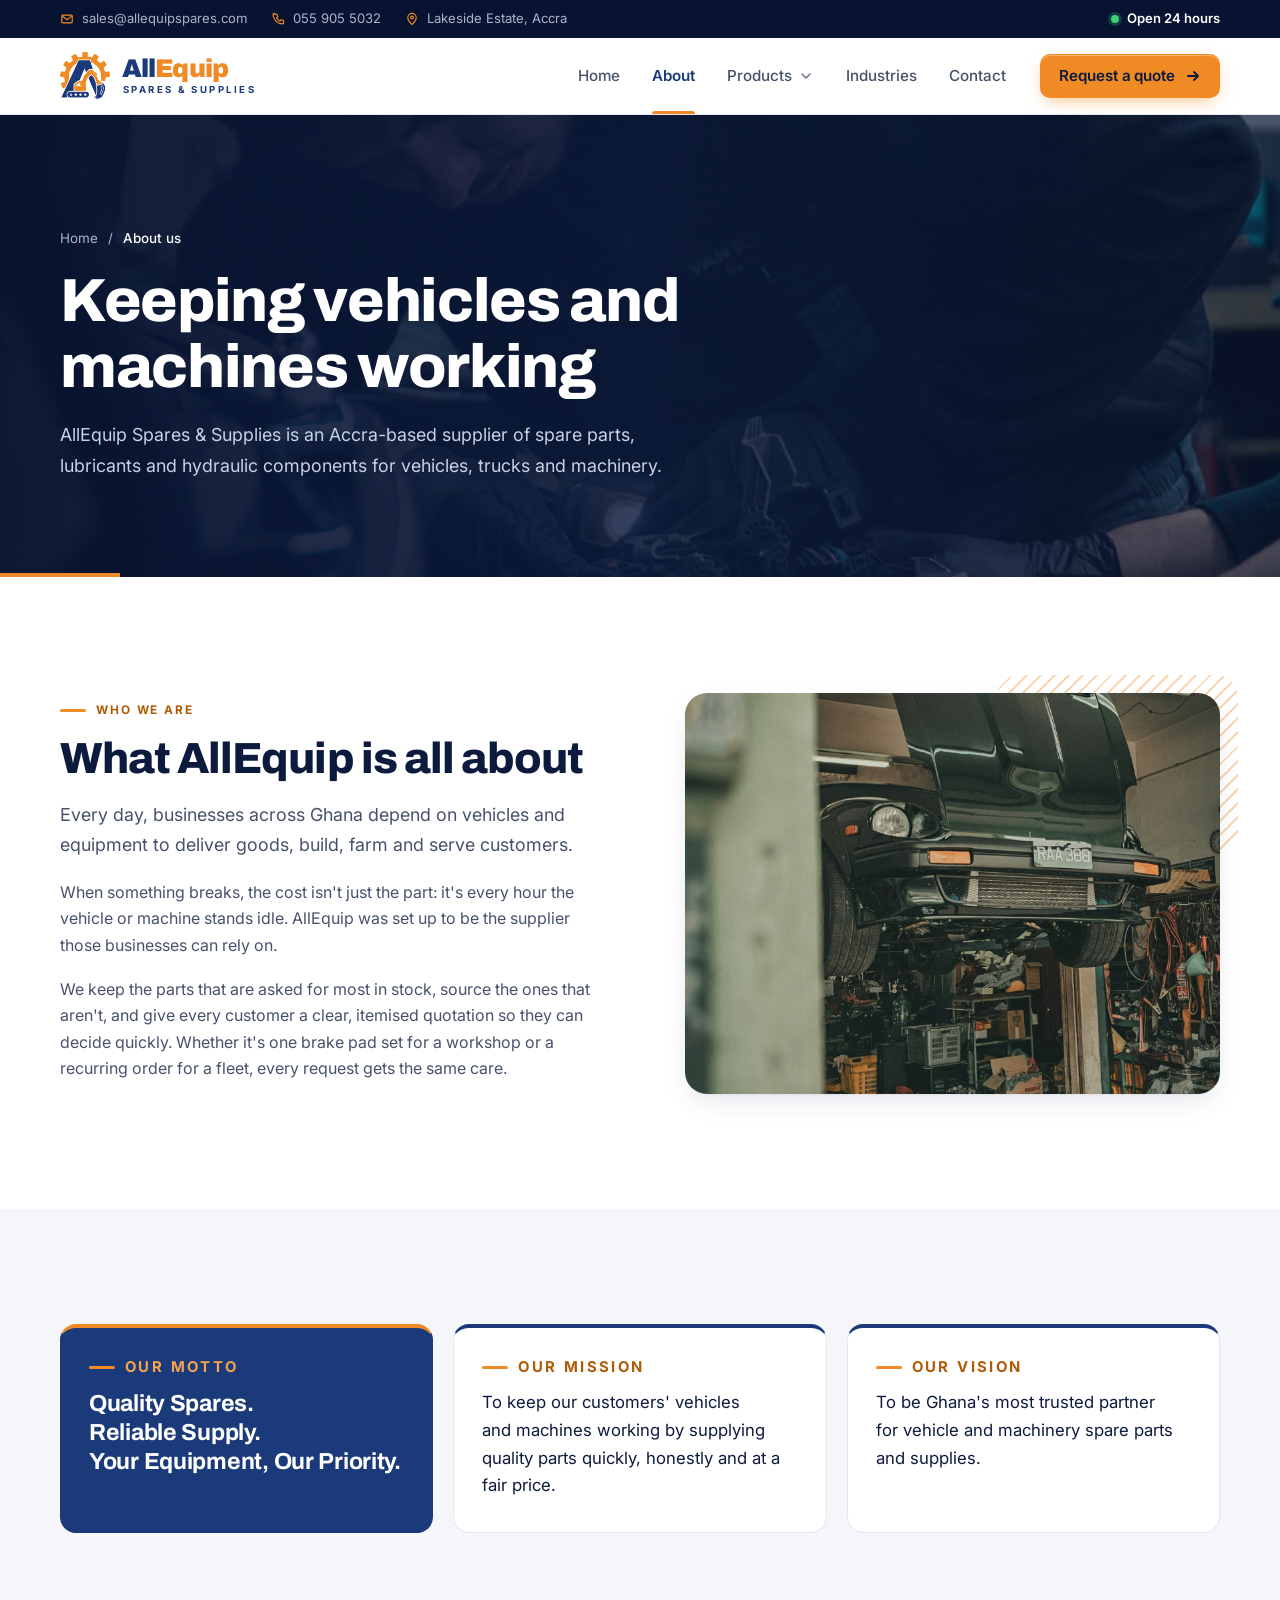
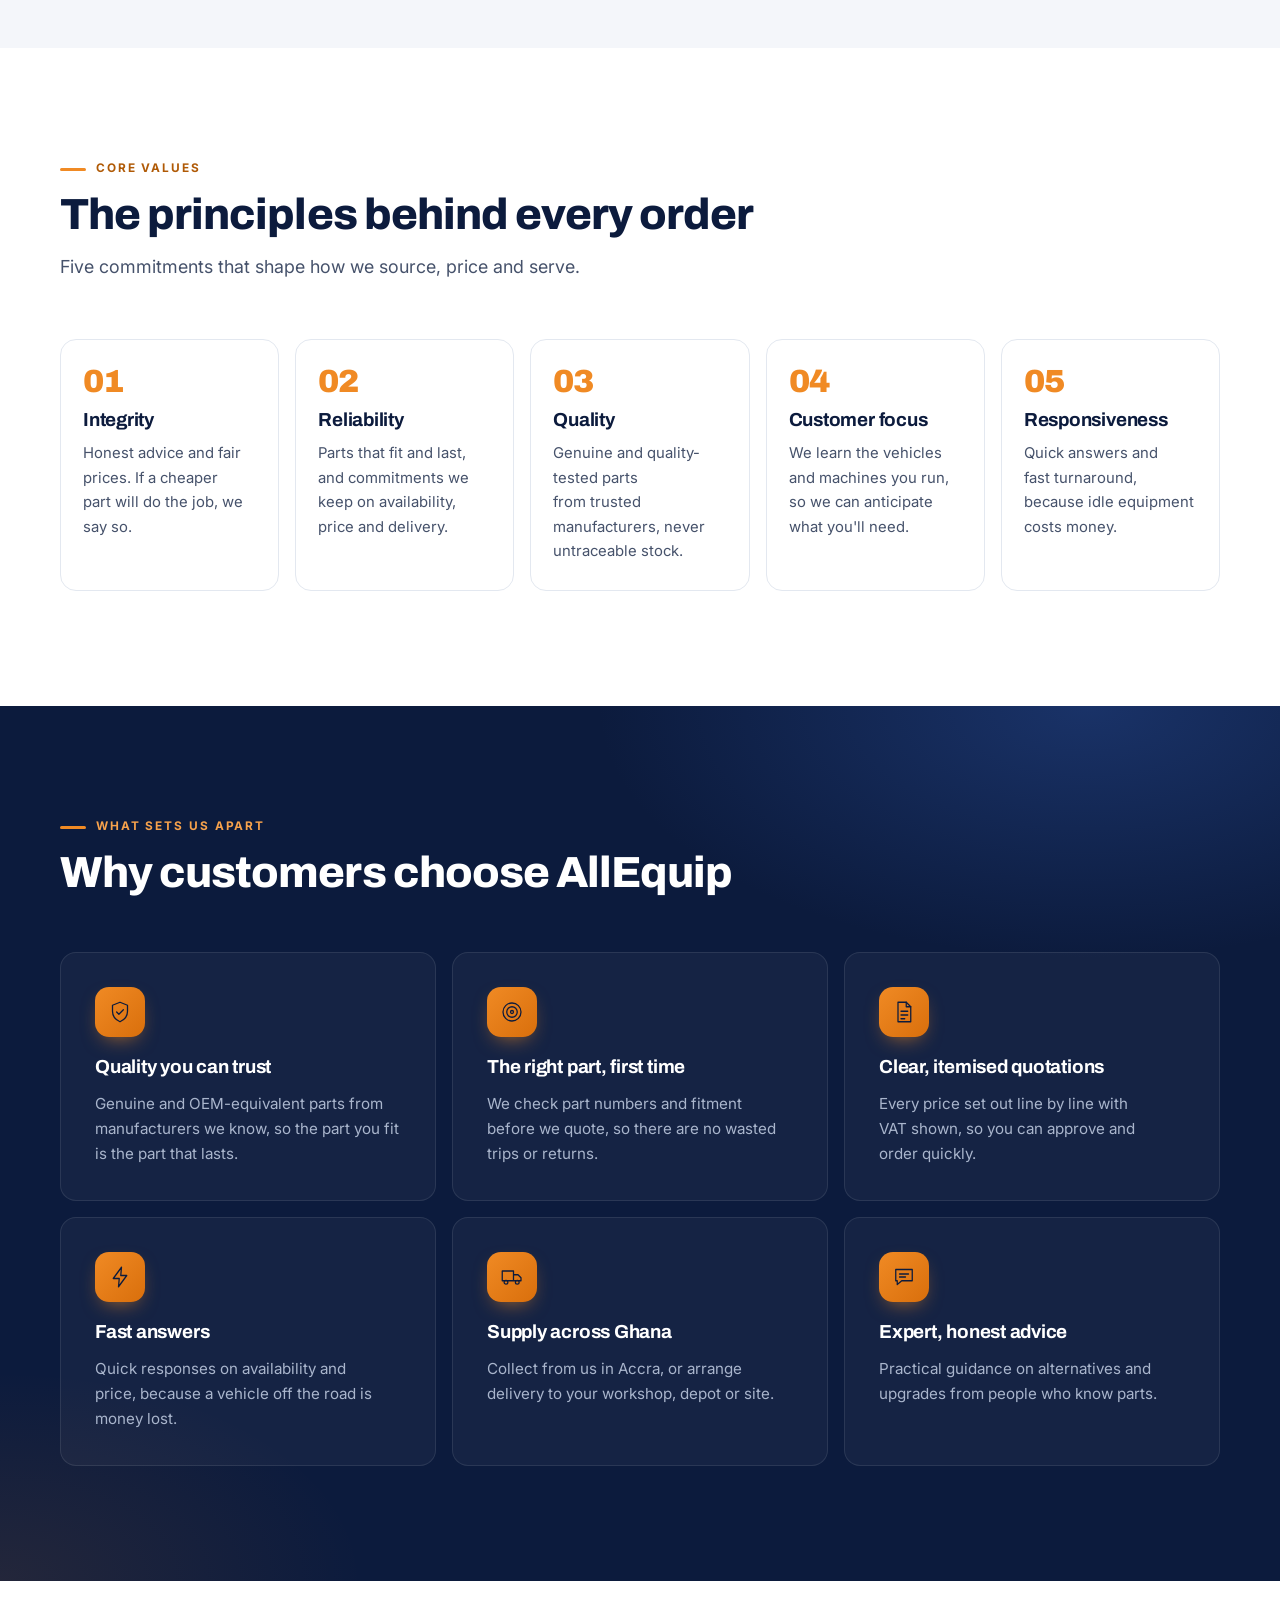
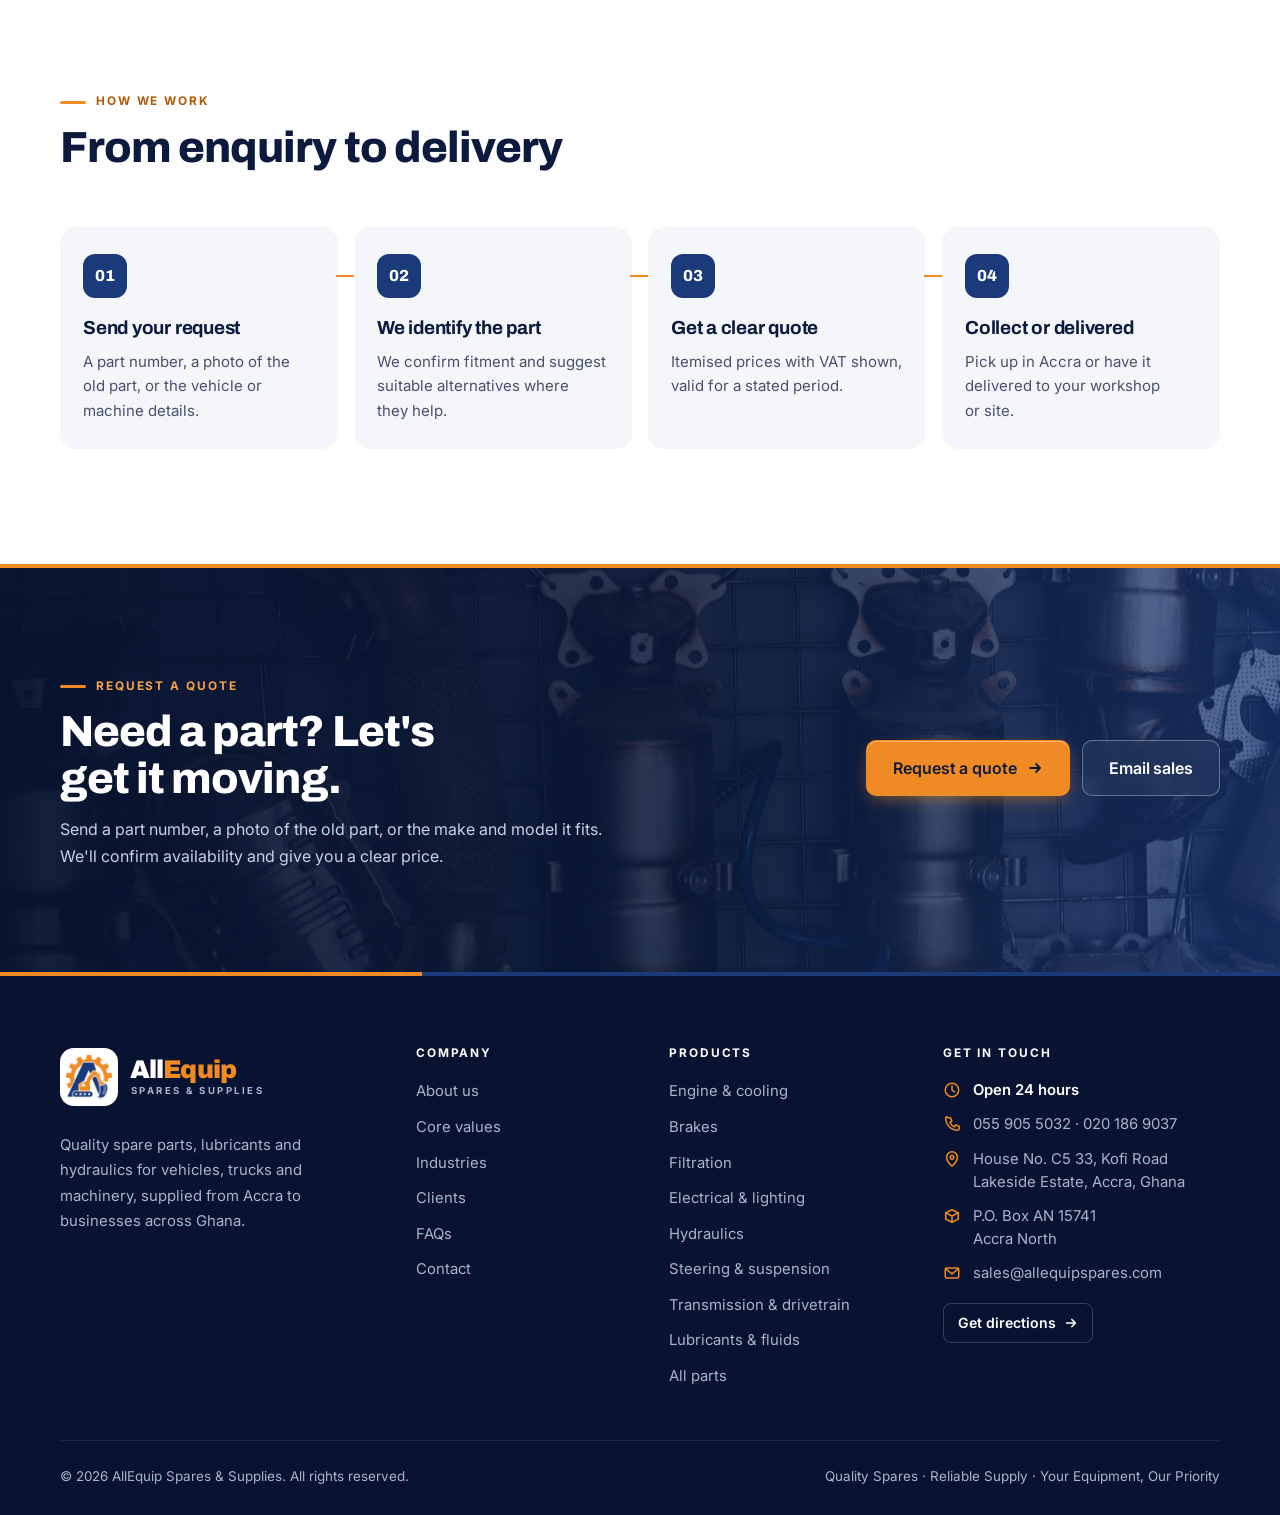
<file: about.html>
<!doctype html>
<html lang="en-GH">
<head>
<meta charset="utf-8">
<meta name="viewport" content="width=device-width, initial-scale=1">
<title>About us | AllEquip Spares &amp; Supplies</title>
<meta name="description" content="Who AllEquip Spares & Supplies is: our story, motto, mission, vision and core values.">
<meta property="og:title" content="About us | AllEquip Spares &amp; Supplies">
<meta property="og:description" content="Who AllEquip Spares & Supplies is: our story, motto, mission, vision and core values.">
<meta property="og:type" content="website">
<meta property="og:image" content="https://creation20.github.io/allequip-website/assets/brand/share.jpg">
<meta name="twitter:card" content="summary_large_image">
<meta name="theme-color" content="#0c1b3d">
<link rel="icon" href="assets/brand/favicon-32.png" sizes="32x32" type="image/png">
<link rel="icon" href="assets/brand/favicon-64.png" sizes="64x64" type="image/png">
<link rel="apple-touch-icon" href="assets/brand/apple-touch-icon.png">
<link rel="preconnect" href="https://fonts.googleapis.com">
<link rel="preconnect" href="https://fonts.gstatic.com" crossorigin>
<link href="https://fonts.googleapis.com/css2?family=Archivo:wght@600;700;800;900&amp;family=Inter:wght@400;500;600;700&amp;display=swap" rel="stylesheet">
<link rel="stylesheet" href="assets/styles.css">
</head>
<body>
<a class="skip" href="#main">Skip to content</a>
<div class="topbar">
  <div class="wrap">
    <div class="topbar-items">
      <a href="mailto:sales@allequipspares.com"><svg viewBox="0 0 20 20" fill="none" stroke="currentColor" stroke-width="1.7" stroke-linecap="round" stroke-linejoin="round" aria-hidden="true"><rect x="2.5" y="4.5" width="15" height="11" rx="1.5"/><path d="m3 5.5 7 5.5 7-5.5"/></svg>sales@allequipspares.com</a>
      <a href="tel:+233559055032"><svg viewBox="0 0 20 20" fill="none" stroke="currentColor" stroke-width="1.7" stroke-linecap="round" stroke-linejoin="round" aria-hidden="true"><path d="M5.4 3h3l1.4 4-2.1 1.3a11 11 0 0 0 4.9 4.9L14 11l4 1.4v3a1.5 1.5 0 0 1-1.5 1.5A13.5 13.5 0 0 1 3 3.5 1.5 1.5 0 0 1 4.5 2Z"/></svg>055 905 5032</a>
      <a class="hide-sm" href="https://www.google.com/maps/search/?api=1&amp;query=Kofi+Road+Lakeside+Estate+Accra+Ghana" target="_blank" rel="noopener"><svg viewBox="0 0 20 20" fill="none" stroke="currentColor" stroke-width="1.7" stroke-linecap="round" stroke-linejoin="round" aria-hidden="true"><path d="M10 18s6-5.2 6-10a6 6 0 1 0-12 0c0 4.8 6 10 6 10Z"/><circle cx="10" cy="8" r="2"/></svg>Lakeside Estate, Accra</a>
    </div>
    <div class="topbar-items"><span class="open-now"><svg viewBox="0 0 20 20" fill="none" stroke="currentColor" stroke-width="1.7" stroke-linecap="round" stroke-linejoin="round" aria-hidden="true"><circle cx="10" cy="10" r="7.5"/><path d="M10 5.5V10l3 2"/></svg>Open 24 hours</span></div>
  </div>
</div>
<header class="site-header">
  <div class="wrap">
    <a class="brand" href="index.html" aria-label="AllEquip Spares &amp; Supplies, home">
      <img class="brand-mark" src="assets/brand/mark.png" alt="" width="48" height="46">
      <span class="brand-word"><span class="brand-name">All<span>Equip</span></span><span class="brand-tag">Spares &amp; Supplies</span></span>
    </a>
    <button class="menu-toggle" type="button" aria-expanded="false" aria-controls="site-nav">
      <span class="sr-only">Menu</span><span class="menu-bars" aria-hidden="true"><span></span><span></span><span></span></span>
    </button>
    <nav id="site-nav" class="nav" aria-label="Main">
      <ul class="nav-list">
        <li><a class="nav-link" href="index.html">Home</a></li>
        <li><a class="nav-link" href="about.html" aria-current="page">About</a></li>
        <li class="has-menu">
          <button class="nav-link nav-trigger" type="button" aria-expanded="false" aria-controls="menu-products">Products <svg viewBox="0 0 20 20" fill="none" stroke="currentColor" stroke-width="1.9" stroke-linecap="round" stroke-linejoin="round" aria-hidden="true"><path d="m5 7.5 5 5 5-5"/></svg></button>
          <div class="menu" id="menu-products">
            <div class="menu-head"><span>Product ranges</span><a href="products.html">View all parts <svg viewBox="0 0 16 16" fill="none" stroke="currentColor" stroke-width="1.9" stroke-linecap="round" stroke-linejoin="round" aria-hidden="true"><path d="M3 8h10M9 4l4 4-4 4"/></svg></a></div>
            <div class="menu-grid"><a href="products.html#engine"><span class="menu-icon"><svg viewBox="0 0 32 32" fill="none" stroke="currentColor" stroke-width="1.7" stroke-linecap="round" stroke-linejoin="round" aria-hidden="true"><rect x="9" y="4" width="14" height="13" rx="2"/><path d="M9 9h14M9 13h14"/><path d="M14 17v4h4v-4"/><circle cx="16" cy="25" r="3"/></svg></span><span><b>Engine &amp; cooling</b><small>Gaskets, timing kits, pumps</small></span></a><a href="products.html#brakes"><span class="menu-icon"><svg viewBox="0 0 32 32" fill="none" stroke="currentColor" stroke-width="1.7" stroke-linecap="round" stroke-linejoin="round" aria-hidden="true"><circle cx="16" cy="16" r="12"/><circle cx="16" cy="16" r="4"/><circle cx="16" cy="8.5" r="1"/><circle cx="23.5" cy="16" r="1"/><circle cx="16" cy="23.5" r="1"/><circle cx="8.5" cy="16" r="1"/><path d="M25 7.5c2 2.2 3 5 3 8.5"/></svg></span><span><b>Brakes</b><small>Pads, discs, calipers, fluid</small></span></a><a href="products.html#filtration"><span class="menu-icon"><svg viewBox="0 0 32 32" fill="none" stroke="currentColor" stroke-width="1.7" stroke-linecap="round" stroke-linejoin="round" aria-hidden="true"><ellipse cx="16" cy="7" rx="9" ry="3"/><path d="M7 7v18c0 1.7 4 3 9 3s9-1.3 9-3V7"/><path d="M11 10.5v14M16 11v15M21 10.5v14"/></svg></span><span><b>Filtration</b><small>Air, oil and fuel filters</small></span></a><a href="products.html#electrical"><span class="menu-icon"><svg viewBox="0 0 32 32" fill="none" stroke="currentColor" stroke-width="1.7" stroke-linecap="round" stroke-linejoin="round" aria-hidden="true"><rect x="4" y="9" width="24" height="17" rx="2"/><path d="M9 9V6h4v3M19 9V6h4v3"/><path d="M17 12l-4 6h5l-2 5"/></svg></span><span><b>Electrical &amp; lighting</b><small>Batteries, alternators, lamps</small></span></a><a href="products.html#hydraulics"><span class="menu-icon"><svg viewBox="0 0 32 32" fill="none" stroke="currentColor" stroke-width="1.7" stroke-linecap="round" stroke-linejoin="round" aria-hidden="true"><rect x="3" y="12" width="16" height="8" rx="1.5"/><path d="M19 16h10M27 13v6"/><path d="M8 12V8h3M8 20v4h3"/></svg></span><span><b>Hydraulics</b><small>Hoses, seal kits, oils</small></span></a><a href="products.html#steering"><span class="menu-icon"><svg viewBox="0 0 32 32" fill="none" stroke="currentColor" stroke-width="1.7" stroke-linecap="round" stroke-linejoin="round" aria-hidden="true"><path d="M10 4h12M10 28h12"/><path d="M11 7l10 3-10 3 10 3-10 3 10 3-10 3"/></svg></span><span><b>Steering &amp; suspension</b><small>Shocks, joints, bearings</small></span></a><a href="products.html#drivetrain"><span class="menu-icon"><svg viewBox="0 0 32 32" fill="none" stroke="currentColor" stroke-width="1.7" stroke-linecap="round" stroke-linejoin="round" aria-hidden="true"><circle cx="16" cy="16" r="5"/><path d="M16 3v4M16 25v4M3 16h4M25 16h4M6.8 6.8l2.8 2.8M22.4 22.4l2.8 2.8M6.8 25.2l2.8-2.8M22.4 9.6l2.8-2.8"/></svg></span><span><b>Transmission &amp; drivetrain</b><small>Clutches, shafts, CV parts</small></span></a><a href="products.html#lubricants"><span class="menu-icon"><svg viewBox="0 0 32 32" fill="none" stroke="currentColor" stroke-width="1.7" stroke-linecap="round" stroke-linejoin="round" aria-hidden="true"><path d="M6 12h14l6-4v4l-4 4v8a2 2 0 0 1-2 2H8a2 2 0 0 1-2-2Z"/><path d="M10 12V8h6v4"/></svg></span><span><b>Lubricants &amp; fluids</b><small>Engine, gear, hydraulic oils</small></span></a><a href="products.html#exhaust"><span class="menu-icon"><svg viewBox="0 0 32 32" fill="none" stroke="currentColor" stroke-width="1.7" stroke-linecap="round" stroke-linejoin="round" aria-hidden="true"><path d="M3 20h14a4 4 0 0 0 4-4v-3h4"/><rect x="21" y="9" width="8" height="8" rx="1.5"/><path d="M3 16h12M6 26c1.5-1 1.5-3 0-4M10 26c1.5-1 1.5-3 0-4"/></svg></span><span><b>Exhaust</b><small>Converters, pipes, gaskets</small></span></a></div>
          </div>
        </li>
        <li><a class="nav-link" href="industries.html">Industries</a></li>
        <li><a class="nav-link" href="contact.html">Contact</a></li>
      </ul>
      <a class="btn btn--primary nav-cta" href="contact.html#quote">Request a quote <svg viewBox="0 0 16 16" fill="none" stroke="currentColor" stroke-width="1.9" stroke-linecap="round" stroke-linejoin="round" aria-hidden="true"><path d="M3 8h10M9 4l4 4-4 4"/></svg></a>
    </nav>
  </div>
</header>
<main id="main">

<section class="page-hero">
  <div class="hero-media"><img src="assets/img/workshop.jpg" alt=""></div>
  <div class="wrap">
    <nav class="crumbs" aria-label="Breadcrumb"><a href="index.html">Home</a><span>/</span><span>About us</span></nav>
    <h1>Keeping vehicles and machines working</h1>
    <p class="lead">AllEquip Spares &amp; Supplies is an Accra-based supplier of spare parts, lubricants and hydraulic components for vehicles, trucks and machinery.</p>
  </div>
</section>

<section class="section">
  <div class="wrap split">
    <div class="prose reveal">
      <p class="eyebrow">Who we are</p>
      <h2>What AllEquip is all about</h2>
      <!-- DRAFT: confirm or replace with AllEquip's own story (when it started, who leads it, what it is known for). -->
      <p class="lead">Every day, businesses across Ghana depend on vehicles and equipment to deliver goods, build, farm and serve customers.</p>
      <p>When something breaks, the cost isn't just the part: it's every hour the vehicle or machine stands idle. AllEquip was set up to be the supplier those businesses can rely on.</p>
      <p>We keep the parts that are asked for most in stock, source the ones that aren't, and give every customer a clear, itemised quotation so they can decide quickly. Whether it's one brake pad set for a workshop or a recurring order for a fleet, every request gets the same care.</p>
    </div>
    <div class="figure figure--wide reveal">
      <img src="assets/img/lift.jpg" alt="A vehicle raised on a lift in a workshop" loading="lazy">
    </div>
  </div>
</section>

<section class="section section--mist">
  <div class="wrap">
    <div class="grid grid--3 statements">
      <div class="value reveal"><p class="eyebrow" style="margin:0">Our motto</p>
        <h3 style="font-size:1.45rem;line-height:1.25">Quality Spares.<br>Reliable Supply.<br>Your Equipment, Our Priority.</h3></div>
      <div class="value reveal"><p class="eyebrow" style="margin:0">Our mission</p>
        <!-- DRAFT mission --><p style="font-size:1.05rem;color:var(--ink)">To keep our customers' vehicles and machines working by supplying quality parts quickly, honestly and at a fair price.</p></div>
      <div class="value reveal"><p class="eyebrow" style="margin:0">Our vision</p>
        <!-- DRAFT vision --><p style="font-size:1.05rem;color:var(--ink)">To be Ghana's most trusted partner for vehicle and machinery spare parts and supplies.</p></div>
    </div>
  </div>
</section>

<section class="section" id="values" aria-labelledby="values-title">
  <div class="wrap">
    <div class="section-head reveal">
      <p class="eyebrow">Core values</p>
      <h2 id="values-title">The principles behind every order</h2>
      <p class="lead">Five commitments that shape how we source, price and serve.</p>
    </div>
    <div class="reveal"><div class="values"><div class="value"><h3>Integrity</h3><p>Honest advice and fair prices. If a cheaper part will do the job, we say so.</p></div><div class="value"><h3>Reliability</h3><p>Parts that fit and last, and commitments we keep on availability, price and delivery.</p></div><div class="value"><h3>Quality</h3><p>Genuine and quality-tested parts from trusted manufacturers, never untraceable stock.</p></div><div class="value"><h3>Customer focus</h3><p>We learn the vehicles and machines you run, so we can anticipate what you'll need.</p></div><div class="value"><h3>Responsiveness</h3><p>Quick answers and fast turnaround, because idle equipment costs money.</p></div></div></div>
  </div>
</section>

<section class="section section--dark" aria-labelledby="why-title">
  <div class="wrap">
    <div class="section-head reveal">
      <p class="eyebrow">What sets us apart</p>
      <h2 id="why-title">Why customers choose AllEquip</h2>
    </div>
    <div class="reveal"><div class="features"><div class="feature"><span class="icon"><svg viewBox="0 0 32 32" fill="none" stroke="currentColor" stroke-width="1.7" stroke-linecap="round" stroke-linejoin="round" aria-hidden="true"><path d="M16 3 6 7v8c0 6.5 4.3 11.5 10 14 5.7-2.5 10-7.5 10-14V7z"/><path d="m11.5 16 3 3 6-6"/></svg></span><h3>Quality you can trust</h3><p>Genuine and OEM-equivalent parts from manufacturers we know, so the part you fit is the part that lasts.</p></div><div class="feature"><span class="icon"><svg viewBox="0 0 32 32" fill="none" stroke="currentColor" stroke-width="1.7" stroke-linecap="round" stroke-linejoin="round" aria-hidden="true"><circle cx="16" cy="16" r="12"/><circle cx="16" cy="16" r="7"/><circle cx="16" cy="16" r="2"/></svg></span><h3>The right part, first time</h3><p>We check part numbers and fitment before we quote, so there are no wasted trips or returns.</p></div><div class="feature"><span class="icon"><svg viewBox="0 0 32 32" fill="none" stroke="currentColor" stroke-width="1.7" stroke-linecap="round" stroke-linejoin="round" aria-hidden="true"><path d="M8 3h11l6 6v20H8z"/><path d="M19 3v6h6M12 15h9M12 20h9M12 25h5"/></svg></span><h3>Clear, itemised quotations</h3><p>Every price set out line by line with VAT shown, so you can approve and order quickly.</p></div><div class="feature"><span class="icon"><svg viewBox="0 0 32 32" fill="none" stroke="currentColor" stroke-width="1.7" stroke-linecap="round" stroke-linejoin="round" aria-hidden="true"><path d="M18 3 7 18h8l-1 11 11-15h-8z"/></svg></span><h3>Fast answers</h3><p>Quick responses on availability and price, because a vehicle off the road is money lost.</p></div><div class="feature"><span class="icon"><svg viewBox="0 0 32 32" fill="none" stroke="currentColor" stroke-width="1.7" stroke-linecap="round" stroke-linejoin="round" aria-hidden="true"><path d="M3 8h15v13H3zM18 13h6l4 4v4h-10"/><circle cx="8" cy="23" r="2.5"/><circle cx="23" cy="23" r="2.5"/></svg></span><h3>Supply across Ghana</h3><p>Collect from us in Accra, or arrange delivery to your workshop, depot or site.</p></div><div class="feature"><span class="icon"><svg viewBox="0 0 32 32" fill="none" stroke="currentColor" stroke-width="1.7" stroke-linecap="round" stroke-linejoin="round" aria-hidden="true"><path d="M5 6h22v15H13l-6 5v-5H5z"/><path d="M10 12h12M10 16h8"/></svg></span><h3>Expert, honest advice</h3><p>Practical guidance on alternatives and upgrades from people who know parts.</p></div></div></div>
  </div>
</section>

<section class="section" aria-labelledby="how-title">
  <div class="wrap">
    <div class="section-head reveal">
      <p class="eyebrow">How we work</p>
      <h2 id="how-title">From enquiry to delivery</h2>
    </div>
    <div class="reveal"><ol class="steps"><li class="step"><h3>Send your request</h3><p>A part number, a photo of the old part, or the vehicle or machine details.</p></li><li class="step"><h3>We identify the part</h3><p>We confirm fitment and suggest suitable alternatives where they help.</p></li><li class="step"><h3>Get a clear quote</h3><p>Itemised prices with VAT shown, valid for a stated period.</p></li><li class="step"><h3>Collect or delivered</h3><p>Pick up in Accra or have it delivered to your workshop or site.</p></li></ol></div>
  </div>
</section>
<section class="cta" aria-labelledby="cta-title">
  <div class="hero-media"><img src="assets/img/parts.jpg" alt="" loading="lazy"></div>
  <div class="wrap reveal">
    <div>
      <p class="eyebrow">Request a quote</p>
      <h2 id="cta-title">Need a part? Let's get it moving.</h2>
      <p>Send a part number, a photo of the old part, or the make and model it fits. We'll confirm availability and give you a clear price.</p>
    </div>
    <div class="cta-actions">
      <a class="btn btn--primary" href="contact.html#quote">Request a quote <svg viewBox="0 0 16 16" fill="none" stroke="currentColor" stroke-width="1.9" stroke-linecap="round" stroke-linejoin="round" aria-hidden="true"><path d="M3 8h10M9 4l4 4-4 4"/></svg></a>
      <a class="btn btn--ghost" href="mailto:sales@allequipspares.com">Email sales</a>
    </div>
  </div>
</section>
</main>
<footer class="site-footer">
  <div class="wrap">
    <div class="footer-top">
      <div class="footer-brand">
        <a class="brand brand--inverse" href="index.html" aria-label="AllEquip Spares &amp; Supplies, home">
      <img class="brand-mark" src="assets/brand/mark.png" alt="" width="48" height="46">
      <span class="brand-word"><span class="brand-name">All<span>Equip</span></span><span class="brand-tag">Spares &amp; Supplies</span></span>
    </a>
        <p>Quality spare parts, lubricants and hydraulics for vehicles, trucks and machinery, supplied from Accra to businesses across Ghana.</p>
      </div>
      <div>
        <h3>Company</h3>
        <ul><li><a href="about.html">About us</a></li><li><a href="about.html#values">Core values</a></li><li><a href="industries.html">Industries</a></li><li><a href="industries.html#clients">Clients</a></li><li><a href="index.html#faq">FAQs</a></li><li><a href="contact.html">Contact</a></li></ul>
      </div>
      <div>
        <h3>Products</h3>
        <ul><li><a href="products.html#engine">Engine &amp; cooling</a></li><li><a href="products.html#brakes">Brakes</a></li><li><a href="products.html#filtration">Filtration</a></li><li><a href="products.html#electrical">Electrical &amp; lighting</a></li><li><a href="products.html#hydraulics">Hydraulics</a></li><li><a href="products.html#steering">Steering &amp; suspension</a></li><li><a href="products.html#drivetrain">Transmission &amp; drivetrain</a></li><li><a href="products.html#lubricants">Lubricants &amp; fluids</a></li><li><a href="products.html">All parts</a></li></ul>
      </div>
      <div>
        <h3>Get in touch</h3>
        <ul class="footer-contact">
          <li><svg viewBox="0 0 20 20" fill="none" stroke="currentColor" stroke-width="1.7" stroke-linecap="round" stroke-linejoin="round" aria-hidden="true"><circle cx="10" cy="10" r="7.5"/><path d="M10 5.5V10l3 2"/></svg><span><b class="footer-open">Open 24 hours</b></span></li>
          <li><svg viewBox="0 0 20 20" fill="none" stroke="currentColor" stroke-width="1.7" stroke-linecap="round" stroke-linejoin="round" aria-hidden="true"><path d="M5.4 3h3l1.4 4-2.1 1.3a11 11 0 0 0 4.9 4.9L14 11l4 1.4v3a1.5 1.5 0 0 1-1.5 1.5A13.5 13.5 0 0 1 3 3.5 1.5 1.5 0 0 1 4.5 2Z"/></svg><span><a href="tel:+233559055032">055 905 5032</a> &middot; <a href="tel:+233201869037">020 186 9037</a></span></li>
          <li><svg viewBox="0 0 20 20" fill="none" stroke="currentColor" stroke-width="1.7" stroke-linecap="round" stroke-linejoin="round" aria-hidden="true"><path d="M10 18s6-5.2 6-10a6 6 0 1 0-12 0c0 4.8 6 10 6 10Z"/><circle cx="10" cy="8" r="2"/></svg><span>House No. C5 33, Kofi Road<br>Lakeside Estate, Accra, Ghana</span></li>
          <li><svg viewBox="0 0 20 20" fill="none" stroke="currentColor" stroke-width="1.7" stroke-linecap="round" stroke-linejoin="round" aria-hidden="true"><path d="M3 6.5 10 3l7 3.5v7L10 17l-7-3.5z"/><path d="M3 6.5 10 10l7-3.5M10 10v7"/></svg><span>P.O. Box AN 15741<br>Accra North</span></li>
          <li><svg viewBox="0 0 20 20" fill="none" stroke="currentColor" stroke-width="1.7" stroke-linecap="round" stroke-linejoin="round" aria-hidden="true"><rect x="2.5" y="4.5" width="15" height="11" rx="1.5"/><path d="m3 5.5 7 5.5 7-5.5"/></svg><a href="mailto:sales@allequipspares.com">sales@allequipspares.com</a></li>
        </ul>
        <a class="footer-map" href="https://www.google.com/maps/search/?api=1&amp;query=Kofi+Road+Lakeside+Estate+Accra+Ghana" target="_blank" rel="noopener">Get directions <svg viewBox="0 0 16 16" fill="none" stroke="currentColor" stroke-width="1.9" stroke-linecap="round" stroke-linejoin="round" aria-hidden="true"><path d="M3 8h10M9 4l4 4-4 4"/></svg></a>
      </div>
    </div>
    <div class="footer-bottom">
      <span>&copy; <span data-year>2026</span> AllEquip Spares &amp; Supplies. All rights reserved.</span>
      <span>Quality Spares &middot; Reliable Supply &middot; Your Equipment, Our Priority</span>
    </div>
  </div>
</footer>
<script src="assets/site.js" defer></script>
</body>
</html>
</file>
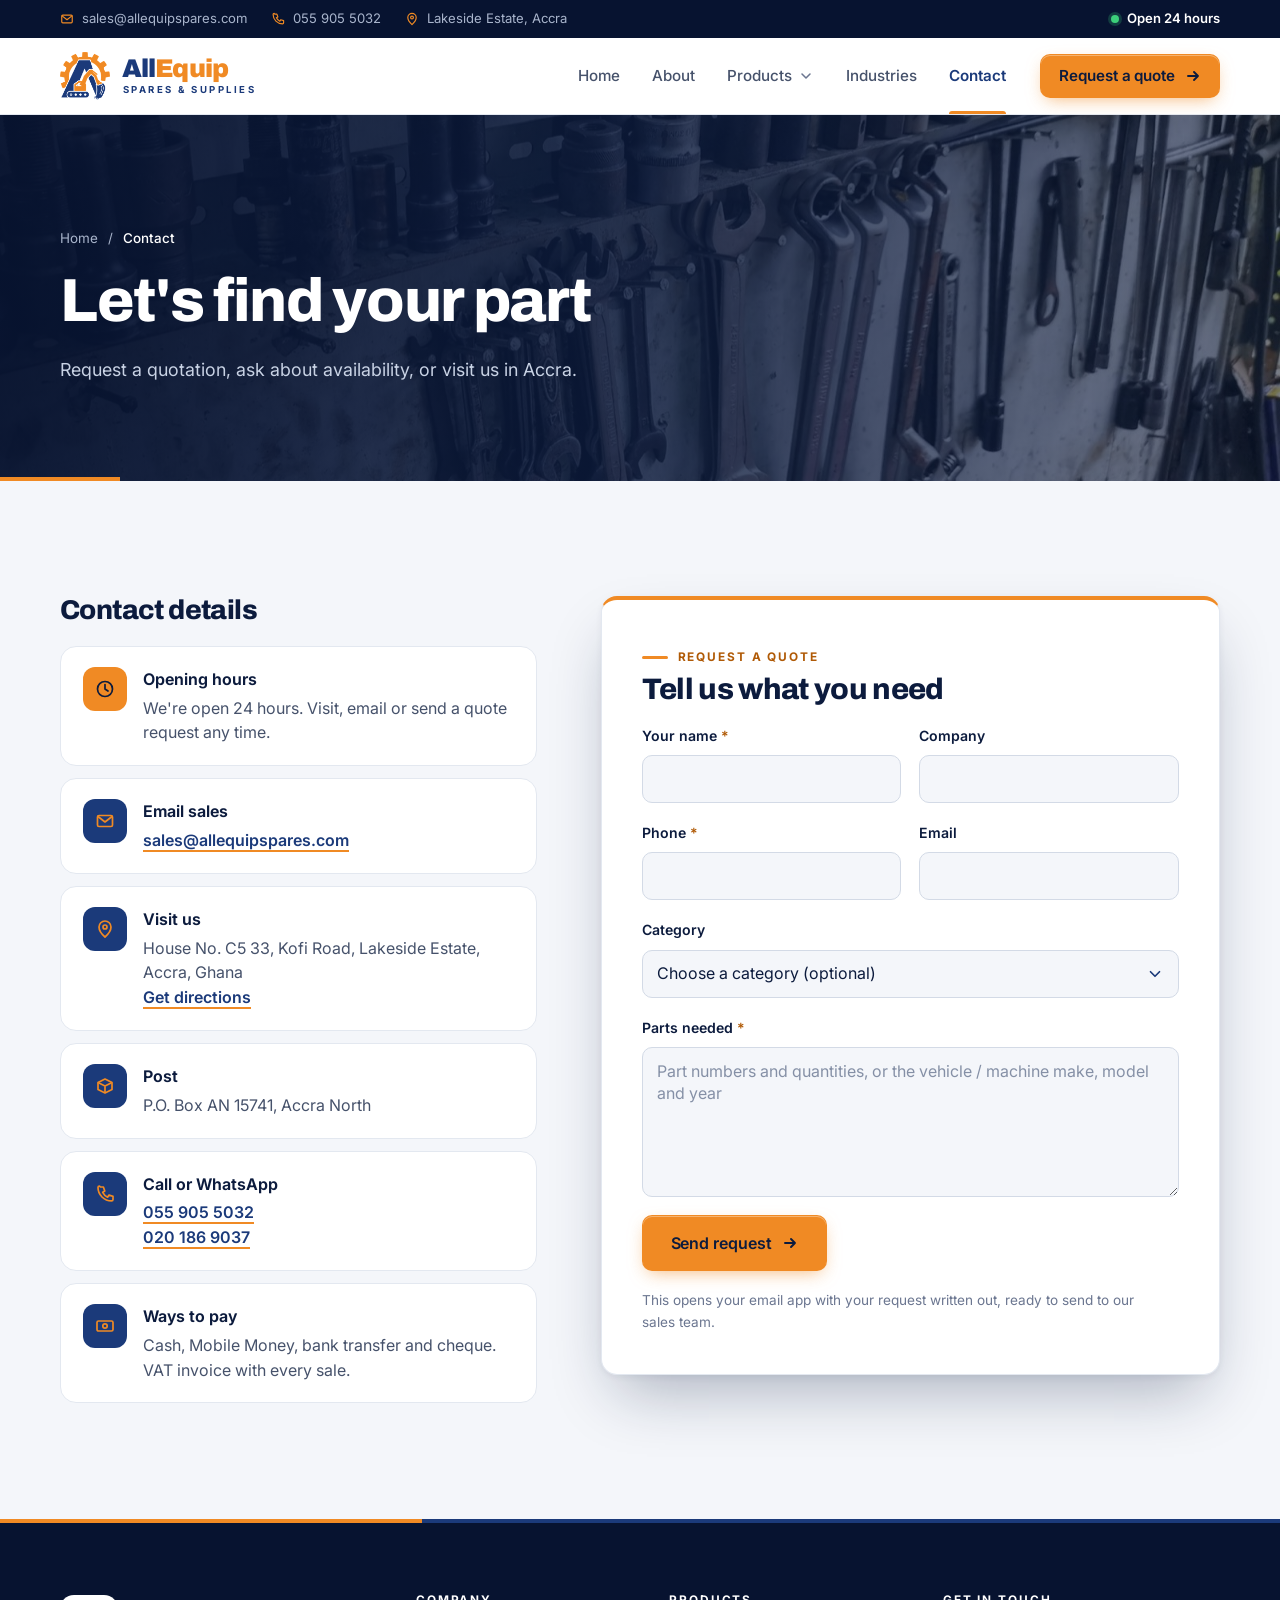
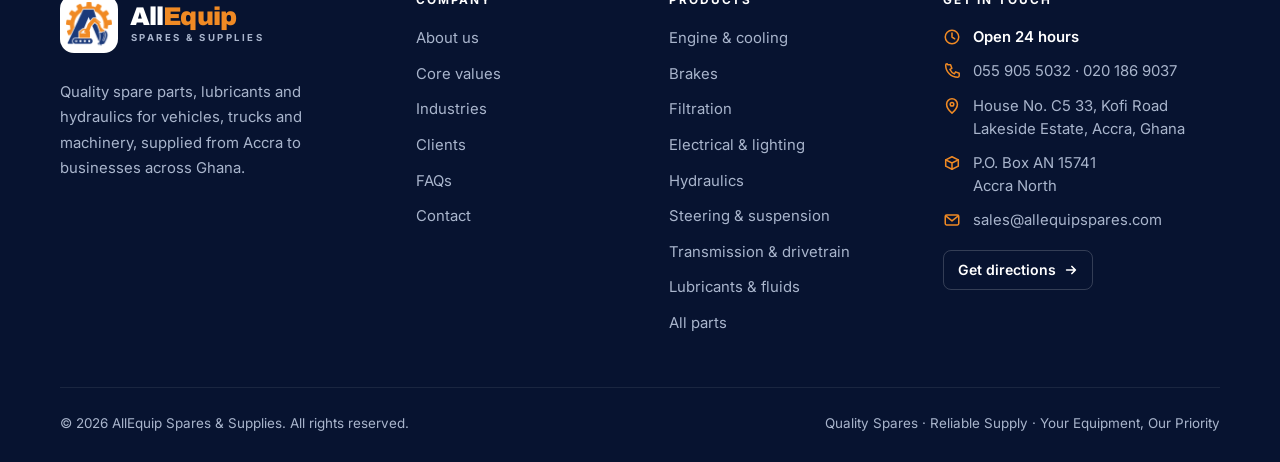
<file: contact.html>
<!doctype html>
<html lang="en-GH">
<head>
<meta charset="utf-8">
<meta name="viewport" content="width=device-width, initial-scale=1">
<title>Contact &amp; quotes | AllEquip Spares &amp; Supplies</title>
<meta name="description" content="Contact AllEquip Spares & Supplies in Accra, or request a quote for spare parts.">
<meta property="og:title" content="Contact &amp; quotes | AllEquip Spares &amp; Supplies">
<meta property="og:description" content="Contact AllEquip Spares & Supplies in Accra, or request a quote for spare parts.">
<meta property="og:type" content="website">
<meta property="og:image" content="https://creation20.github.io/allequip-website/assets/brand/share.jpg">
<meta name="twitter:card" content="summary_large_image">
<meta name="theme-color" content="#0c1b3d">
<link rel="icon" href="assets/brand/favicon-32.png" sizes="32x32" type="image/png">
<link rel="icon" href="assets/brand/favicon-64.png" sizes="64x64" type="image/png">
<link rel="apple-touch-icon" href="assets/brand/apple-touch-icon.png">
<link rel="preconnect" href="https://fonts.googleapis.com">
<link rel="preconnect" href="https://fonts.gstatic.com" crossorigin>
<link href="https://fonts.googleapis.com/css2?family=Archivo:wght@600;700;800;900&amp;family=Inter:wght@400;500;600;700&amp;display=swap" rel="stylesheet">
<link rel="stylesheet" href="assets/styles.css">
</head>
<body>
<a class="skip" href="#main">Skip to content</a>
<div class="topbar">
  <div class="wrap">
    <div class="topbar-items">
      <a href="mailto:sales@allequipspares.com"><svg viewBox="0 0 20 20" fill="none" stroke="currentColor" stroke-width="1.7" stroke-linecap="round" stroke-linejoin="round" aria-hidden="true"><rect x="2.5" y="4.5" width="15" height="11" rx="1.5"/><path d="m3 5.5 7 5.5 7-5.5"/></svg>sales@allequipspares.com</a>
      <a href="tel:+233559055032"><svg viewBox="0 0 20 20" fill="none" stroke="currentColor" stroke-width="1.7" stroke-linecap="round" stroke-linejoin="round" aria-hidden="true"><path d="M5.4 3h3l1.4 4-2.1 1.3a11 11 0 0 0 4.9 4.9L14 11l4 1.4v3a1.5 1.5 0 0 1-1.5 1.5A13.5 13.5 0 0 1 3 3.5 1.5 1.5 0 0 1 4.5 2Z"/></svg>055 905 5032</a>
      <a class="hide-sm" href="https://www.google.com/maps/search/?api=1&amp;query=Kofi+Road+Lakeside+Estate+Accra+Ghana" target="_blank" rel="noopener"><svg viewBox="0 0 20 20" fill="none" stroke="currentColor" stroke-width="1.7" stroke-linecap="round" stroke-linejoin="round" aria-hidden="true"><path d="M10 18s6-5.2 6-10a6 6 0 1 0-12 0c0 4.8 6 10 6 10Z"/><circle cx="10" cy="8" r="2"/></svg>Lakeside Estate, Accra</a>
    </div>
    <div class="topbar-items"><span class="open-now"><svg viewBox="0 0 20 20" fill="none" stroke="currentColor" stroke-width="1.7" stroke-linecap="round" stroke-linejoin="round" aria-hidden="true"><circle cx="10" cy="10" r="7.5"/><path d="M10 5.5V10l3 2"/></svg>Open 24 hours</span></div>
  </div>
</div>
<header class="site-header">
  <div class="wrap">
    <a class="brand" href="index.html" aria-label="AllEquip Spares &amp; Supplies, home">
      <img class="brand-mark" src="assets/brand/mark.png" alt="" width="48" height="46">
      <span class="brand-word"><span class="brand-name">All<span>Equip</span></span><span class="brand-tag">Spares &amp; Supplies</span></span>
    </a>
    <button class="menu-toggle" type="button" aria-expanded="false" aria-controls="site-nav">
      <span class="sr-only">Menu</span><span class="menu-bars" aria-hidden="true"><span></span><span></span><span></span></span>
    </button>
    <nav id="site-nav" class="nav" aria-label="Main">
      <ul class="nav-list">
        <li><a class="nav-link" href="index.html">Home</a></li>
        <li><a class="nav-link" href="about.html">About</a></li>
        <li class="has-menu">
          <button class="nav-link nav-trigger" type="button" aria-expanded="false" aria-controls="menu-products">Products <svg viewBox="0 0 20 20" fill="none" stroke="currentColor" stroke-width="1.9" stroke-linecap="round" stroke-linejoin="round" aria-hidden="true"><path d="m5 7.5 5 5 5-5"/></svg></button>
          <div class="menu" id="menu-products">
            <div class="menu-head"><span>Product ranges</span><a href="products.html">View all parts <svg viewBox="0 0 16 16" fill="none" stroke="currentColor" stroke-width="1.9" stroke-linecap="round" stroke-linejoin="round" aria-hidden="true"><path d="M3 8h10M9 4l4 4-4 4"/></svg></a></div>
            <div class="menu-grid"><a href="products.html#engine"><span class="menu-icon"><svg viewBox="0 0 32 32" fill="none" stroke="currentColor" stroke-width="1.7" stroke-linecap="round" stroke-linejoin="round" aria-hidden="true"><rect x="9" y="4" width="14" height="13" rx="2"/><path d="M9 9h14M9 13h14"/><path d="M14 17v4h4v-4"/><circle cx="16" cy="25" r="3"/></svg></span><span><b>Engine &amp; cooling</b><small>Gaskets, timing kits, pumps</small></span></a><a href="products.html#brakes"><span class="menu-icon"><svg viewBox="0 0 32 32" fill="none" stroke="currentColor" stroke-width="1.7" stroke-linecap="round" stroke-linejoin="round" aria-hidden="true"><circle cx="16" cy="16" r="12"/><circle cx="16" cy="16" r="4"/><circle cx="16" cy="8.5" r="1"/><circle cx="23.5" cy="16" r="1"/><circle cx="16" cy="23.5" r="1"/><circle cx="8.5" cy="16" r="1"/><path d="M25 7.5c2 2.2 3 5 3 8.5"/></svg></span><span><b>Brakes</b><small>Pads, discs, calipers, fluid</small></span></a><a href="products.html#filtration"><span class="menu-icon"><svg viewBox="0 0 32 32" fill="none" stroke="currentColor" stroke-width="1.7" stroke-linecap="round" stroke-linejoin="round" aria-hidden="true"><ellipse cx="16" cy="7" rx="9" ry="3"/><path d="M7 7v18c0 1.7 4 3 9 3s9-1.3 9-3V7"/><path d="M11 10.5v14M16 11v15M21 10.5v14"/></svg></span><span><b>Filtration</b><small>Air, oil and fuel filters</small></span></a><a href="products.html#electrical"><span class="menu-icon"><svg viewBox="0 0 32 32" fill="none" stroke="currentColor" stroke-width="1.7" stroke-linecap="round" stroke-linejoin="round" aria-hidden="true"><rect x="4" y="9" width="24" height="17" rx="2"/><path d="M9 9V6h4v3M19 9V6h4v3"/><path d="M17 12l-4 6h5l-2 5"/></svg></span><span><b>Electrical &amp; lighting</b><small>Batteries, alternators, lamps</small></span></a><a href="products.html#hydraulics"><span class="menu-icon"><svg viewBox="0 0 32 32" fill="none" stroke="currentColor" stroke-width="1.7" stroke-linecap="round" stroke-linejoin="round" aria-hidden="true"><rect x="3" y="12" width="16" height="8" rx="1.5"/><path d="M19 16h10M27 13v6"/><path d="M8 12V8h3M8 20v4h3"/></svg></span><span><b>Hydraulics</b><small>Hoses, seal kits, oils</small></span></a><a href="products.html#steering"><span class="menu-icon"><svg viewBox="0 0 32 32" fill="none" stroke="currentColor" stroke-width="1.7" stroke-linecap="round" stroke-linejoin="round" aria-hidden="true"><path d="M10 4h12M10 28h12"/><path d="M11 7l10 3-10 3 10 3-10 3 10 3-10 3"/></svg></span><span><b>Steering &amp; suspension</b><small>Shocks, joints, bearings</small></span></a><a href="products.html#drivetrain"><span class="menu-icon"><svg viewBox="0 0 32 32" fill="none" stroke="currentColor" stroke-width="1.7" stroke-linecap="round" stroke-linejoin="round" aria-hidden="true"><circle cx="16" cy="16" r="5"/><path d="M16 3v4M16 25v4M3 16h4M25 16h4M6.8 6.8l2.8 2.8M22.4 22.4l2.8 2.8M6.8 25.2l2.8-2.8M22.4 9.6l2.8-2.8"/></svg></span><span><b>Transmission &amp; drivetrain</b><small>Clutches, shafts, CV parts</small></span></a><a href="products.html#lubricants"><span class="menu-icon"><svg viewBox="0 0 32 32" fill="none" stroke="currentColor" stroke-width="1.7" stroke-linecap="round" stroke-linejoin="round" aria-hidden="true"><path d="M6 12h14l6-4v4l-4 4v8a2 2 0 0 1-2 2H8a2 2 0 0 1-2-2Z"/><path d="M10 12V8h6v4"/></svg></span><span><b>Lubricants &amp; fluids</b><small>Engine, gear, hydraulic oils</small></span></a><a href="products.html#exhaust"><span class="menu-icon"><svg viewBox="0 0 32 32" fill="none" stroke="currentColor" stroke-width="1.7" stroke-linecap="round" stroke-linejoin="round" aria-hidden="true"><path d="M3 20h14a4 4 0 0 0 4-4v-3h4"/><rect x="21" y="9" width="8" height="8" rx="1.5"/><path d="M3 16h12M6 26c1.5-1 1.5-3 0-4M10 26c1.5-1 1.5-3 0-4"/></svg></span><span><b>Exhaust</b><small>Converters, pipes, gaskets</small></span></a></div>
          </div>
        </li>
        <li><a class="nav-link" href="industries.html">Industries</a></li>
        <li><a class="nav-link" href="contact.html" aria-current="page">Contact</a></li>
      </ul>
      <a class="btn btn--primary nav-cta" href="contact.html#quote">Request a quote <svg viewBox="0 0 16 16" fill="none" stroke="currentColor" stroke-width="1.9" stroke-linecap="round" stroke-linejoin="round" aria-hidden="true"><path d="M3 8h10M9 4l4 4-4 4"/></svg></a>
    </nav>
  </div>
</header>
<main id="main">

<section class="page-hero">
  <div class="hero-media"><img src="assets/img/tools.jpg" alt=""></div>
  <div class="wrap">
    <nav class="crumbs" aria-label="Breadcrumb"><a href="index.html">Home</a><span>/</span><span>Contact</span></nav>
    <h1>Let's find your part</h1>
    <p class="lead">Request a quotation, ask about availability, or visit us in Accra.</p>
  </div>
</section>

<section class="section section--mist">
  <div class="wrap contact-grid">
    <div class="contact-cards reveal">
      <h2 style="font-size:1.7rem;margin-bottom:8px">Contact details</h2>
      <div class="contact-card contact-card--open"><span class="icon"><svg viewBox="0 0 20 20" fill="none" stroke="currentColor" stroke-width="1.7" stroke-linecap="round" stroke-linejoin="round" aria-hidden="true"><circle cx="10" cy="10" r="7.5"/><path d="M10 5.5V10l3 2"/></svg></span><div><b>Opening hours</b>We're open 24 hours. Visit, email or send a quote request any time.</div></div>
      <div class="contact-card"><span class="icon"><svg viewBox="0 0 20 20" fill="none" stroke="currentColor" stroke-width="1.7" stroke-linejoin="round" aria-hidden="true"><rect x="2.5" y="4.5" width="15" height="11" rx="1.5"/><path d="m3 5.5 7 5.5 7-5.5"/></svg></span><div><b>Email sales</b><a href="mailto:sales@allequipspares.com">sales@allequipspares.com</a></div></div>
      <div class="contact-card"><span class="icon"><svg viewBox="0 0 20 20" fill="none" stroke="currentColor" stroke-width="1.7" stroke-linejoin="round" aria-hidden="true"><path d="M10 18s6-5.2 6-10a6 6 0 1 0-12 0c0 4.8 6 10 6 10Z"/><circle cx="10" cy="8" r="2"/></svg></span><div><b>Visit us</b>House No. C5 33, Kofi Road, Lakeside Estate, Accra, Ghana<br><a href="https://www.google.com/maps/search/?api=1&amp;query=Kofi+Road+Lakeside+Estate+Accra+Ghana" target="_blank" rel="noopener">Get directions</a></div></div>
      <div class="contact-card"><span class="icon"><svg viewBox="0 0 20 20" fill="none" stroke="currentColor" stroke-width="1.7" stroke-linejoin="round" aria-hidden="true"><path d="M3 6.5 10 3l7 3.5v7L10 17l-7-3.5z"/><path d="M3 6.5 10 10l7-3.5M10 10v7"/></svg></span><div><b>Post</b>P.O. Box AN 15741, Accra North</div></div>
      <div class="contact-card"><span class="icon"><svg viewBox="0 0 20 20" fill="none" stroke="currentColor" stroke-width="1.7" stroke-linecap="round" stroke-linejoin="round" aria-hidden="true"><path d="M5.4 3h3l1.4 4-2.1 1.3a11 11 0 0 0 4.9 4.9L14 11l4 1.4v3a1.5 1.5 0 0 1-1.5 1.5A13.5 13.5 0 0 1 3 3.5 1.5 1.5 0 0 1 4.5 2Z"/></svg></span><div><b>Call or WhatsApp</b><a href="tel:+233559055032">055 905 5032</a><br><a href="tel:+233201869037">020 186 9037</a></div></div>
      <div class="contact-card"><span class="icon"><svg viewBox="0 0 20 20" fill="none" stroke="currentColor" stroke-width="1.7" stroke-linejoin="round" aria-hidden="true"><rect x="2" y="5" width="16" height="10" rx="1.5"/><circle cx="10" cy="10" r="2.2"/></svg></span><div><b>Ways to pay</b>Cash, Mobile Money, bank transfer and cheque. VAT invoice with every sale.</div></div>
    </div>

    <div id="quote" class="reveal">
      <form id="quote-form" class="form" data-to="sales@allequipspares.com" action="mailto:sales@allequipspares.com" method="post" enctype="text/plain">
        <div><p class="eyebrow" style="margin-bottom:10px">Request a quote</p><h2>Tell us what you need</h2></div>
        <div class="form-row">
          <div class="field"><label for="q-name">Your name <span class="req" aria-hidden="true">*</span></label><input id="q-name" name="name" autocomplete="name" required></div>
          <div class="field"><label for="q-company">Company</label><input id="q-company" name="company" autocomplete="organization"></div>
        </div>
        <div class="form-row">
          <div class="field"><label for="q-phone">Phone <span class="req" aria-hidden="true">*</span></label><input id="q-phone" name="phone" type="tel" autocomplete="tel" required></div>
          <div class="field"><label for="q-email">Email</label><input id="q-email" name="email" type="email" autocomplete="email"></div>
        </div>
        <div class="field">
          <label for="q-category">Category</label>
          <select id="q-category" name="category">
            <option value="">Choose a category (optional)</option>
            <option>Engine & cooling</option><option>Brakes</option><option>Filtration</option><option>Electrical & lighting</option><option>Hydraulics</option><option>Steering & suspension</option><option>Transmission & drivetrain</option><option>Lubricants & fluids</option><option>Exhaust</option>
            <option>Other / not sure</option>
          </select>
        </div>
        <div class="field">
          <label for="q-message">Parts needed <span class="req" aria-hidden="true">*</span></label>
          <textarea id="q-message" name="message" required placeholder="Part numbers and quantities, or the vehicle / machine make, model and year"></textarea>
        </div>
        <button class="btn btn--primary" type="submit">Send request <svg viewBox="0 0 16 16" fill="none" stroke="currentColor" stroke-width="1.9" stroke-linecap="round" stroke-linejoin="round" aria-hidden="true"><path d="M3 8h10M9 4l4 4-4 4"/></svg></button>
        <p class="form-note">This opens your email app with your request written out, ready to send to our sales team.</p>
        <p class="form-note" id="quote-sent" hidden>If your email app didn't open, email us at <a href="mailto:sales@allequipspares.com">sales@allequipspares.com</a>.</p>
      </form>
    </div>
  </div>
</section>
</main>
<footer class="site-footer">
  <div class="wrap">
    <div class="footer-top">
      <div class="footer-brand">
        <a class="brand brand--inverse" href="index.html" aria-label="AllEquip Spares &amp; Supplies, home">
      <img class="brand-mark" src="assets/brand/mark.png" alt="" width="48" height="46">
      <span class="brand-word"><span class="brand-name">All<span>Equip</span></span><span class="brand-tag">Spares &amp; Supplies</span></span>
    </a>
        <p>Quality spare parts, lubricants and hydraulics for vehicles, trucks and machinery, supplied from Accra to businesses across Ghana.</p>
      </div>
      <div>
        <h3>Company</h3>
        <ul><li><a href="about.html">About us</a></li><li><a href="about.html#values">Core values</a></li><li><a href="industries.html">Industries</a></li><li><a href="industries.html#clients">Clients</a></li><li><a href="index.html#faq">FAQs</a></li><li><a href="contact.html">Contact</a></li></ul>
      </div>
      <div>
        <h3>Products</h3>
        <ul><li><a href="products.html#engine">Engine &amp; cooling</a></li><li><a href="products.html#brakes">Brakes</a></li><li><a href="products.html#filtration">Filtration</a></li><li><a href="products.html#electrical">Electrical &amp; lighting</a></li><li><a href="products.html#hydraulics">Hydraulics</a></li><li><a href="products.html#steering">Steering &amp; suspension</a></li><li><a href="products.html#drivetrain">Transmission &amp; drivetrain</a></li><li><a href="products.html#lubricants">Lubricants &amp; fluids</a></li><li><a href="products.html">All parts</a></li></ul>
      </div>
      <div>
        <h3>Get in touch</h3>
        <ul class="footer-contact">
          <li><svg viewBox="0 0 20 20" fill="none" stroke="currentColor" stroke-width="1.7" stroke-linecap="round" stroke-linejoin="round" aria-hidden="true"><circle cx="10" cy="10" r="7.5"/><path d="M10 5.5V10l3 2"/></svg><span><b class="footer-open">Open 24 hours</b></span></li>
          <li><svg viewBox="0 0 20 20" fill="none" stroke="currentColor" stroke-width="1.7" stroke-linecap="round" stroke-linejoin="round" aria-hidden="true"><path d="M5.4 3h3l1.4 4-2.1 1.3a11 11 0 0 0 4.9 4.9L14 11l4 1.4v3a1.5 1.5 0 0 1-1.5 1.5A13.5 13.5 0 0 1 3 3.5 1.5 1.5 0 0 1 4.5 2Z"/></svg><span><a href="tel:+233559055032">055 905 5032</a> &middot; <a href="tel:+233201869037">020 186 9037</a></span></li>
          <li><svg viewBox="0 0 20 20" fill="none" stroke="currentColor" stroke-width="1.7" stroke-linecap="round" stroke-linejoin="round" aria-hidden="true"><path d="M10 18s6-5.2 6-10a6 6 0 1 0-12 0c0 4.8 6 10 6 10Z"/><circle cx="10" cy="8" r="2"/></svg><span>House No. C5 33, Kofi Road<br>Lakeside Estate, Accra, Ghana</span></li>
          <li><svg viewBox="0 0 20 20" fill="none" stroke="currentColor" stroke-width="1.7" stroke-linecap="round" stroke-linejoin="round" aria-hidden="true"><path d="M3 6.5 10 3l7 3.5v7L10 17l-7-3.5z"/><path d="M3 6.5 10 10l7-3.5M10 10v7"/></svg><span>P.O. Box AN 15741<br>Accra North</span></li>
          <li><svg viewBox="0 0 20 20" fill="none" stroke="currentColor" stroke-width="1.7" stroke-linecap="round" stroke-linejoin="round" aria-hidden="true"><rect x="2.5" y="4.5" width="15" height="11" rx="1.5"/><path d="m3 5.5 7 5.5 7-5.5"/></svg><a href="mailto:sales@allequipspares.com">sales@allequipspares.com</a></li>
        </ul>
        <a class="footer-map" href="https://www.google.com/maps/search/?api=1&amp;query=Kofi+Road+Lakeside+Estate+Accra+Ghana" target="_blank" rel="noopener">Get directions <svg viewBox="0 0 16 16" fill="none" stroke="currentColor" stroke-width="1.9" stroke-linecap="round" stroke-linejoin="round" aria-hidden="true"><path d="M3 8h10M9 4l4 4-4 4"/></svg></a>
      </div>
    </div>
    <div class="footer-bottom">
      <span>&copy; <span data-year>2026</span> AllEquip Spares &amp; Supplies. All rights reserved.</span>
      <span>Quality Spares &middot; Reliable Supply &middot; Your Equipment, Our Priority</span>
    </div>
  </div>
</footer>
<script src="assets/site.js" defer></script>
</body>
</html>
</file>
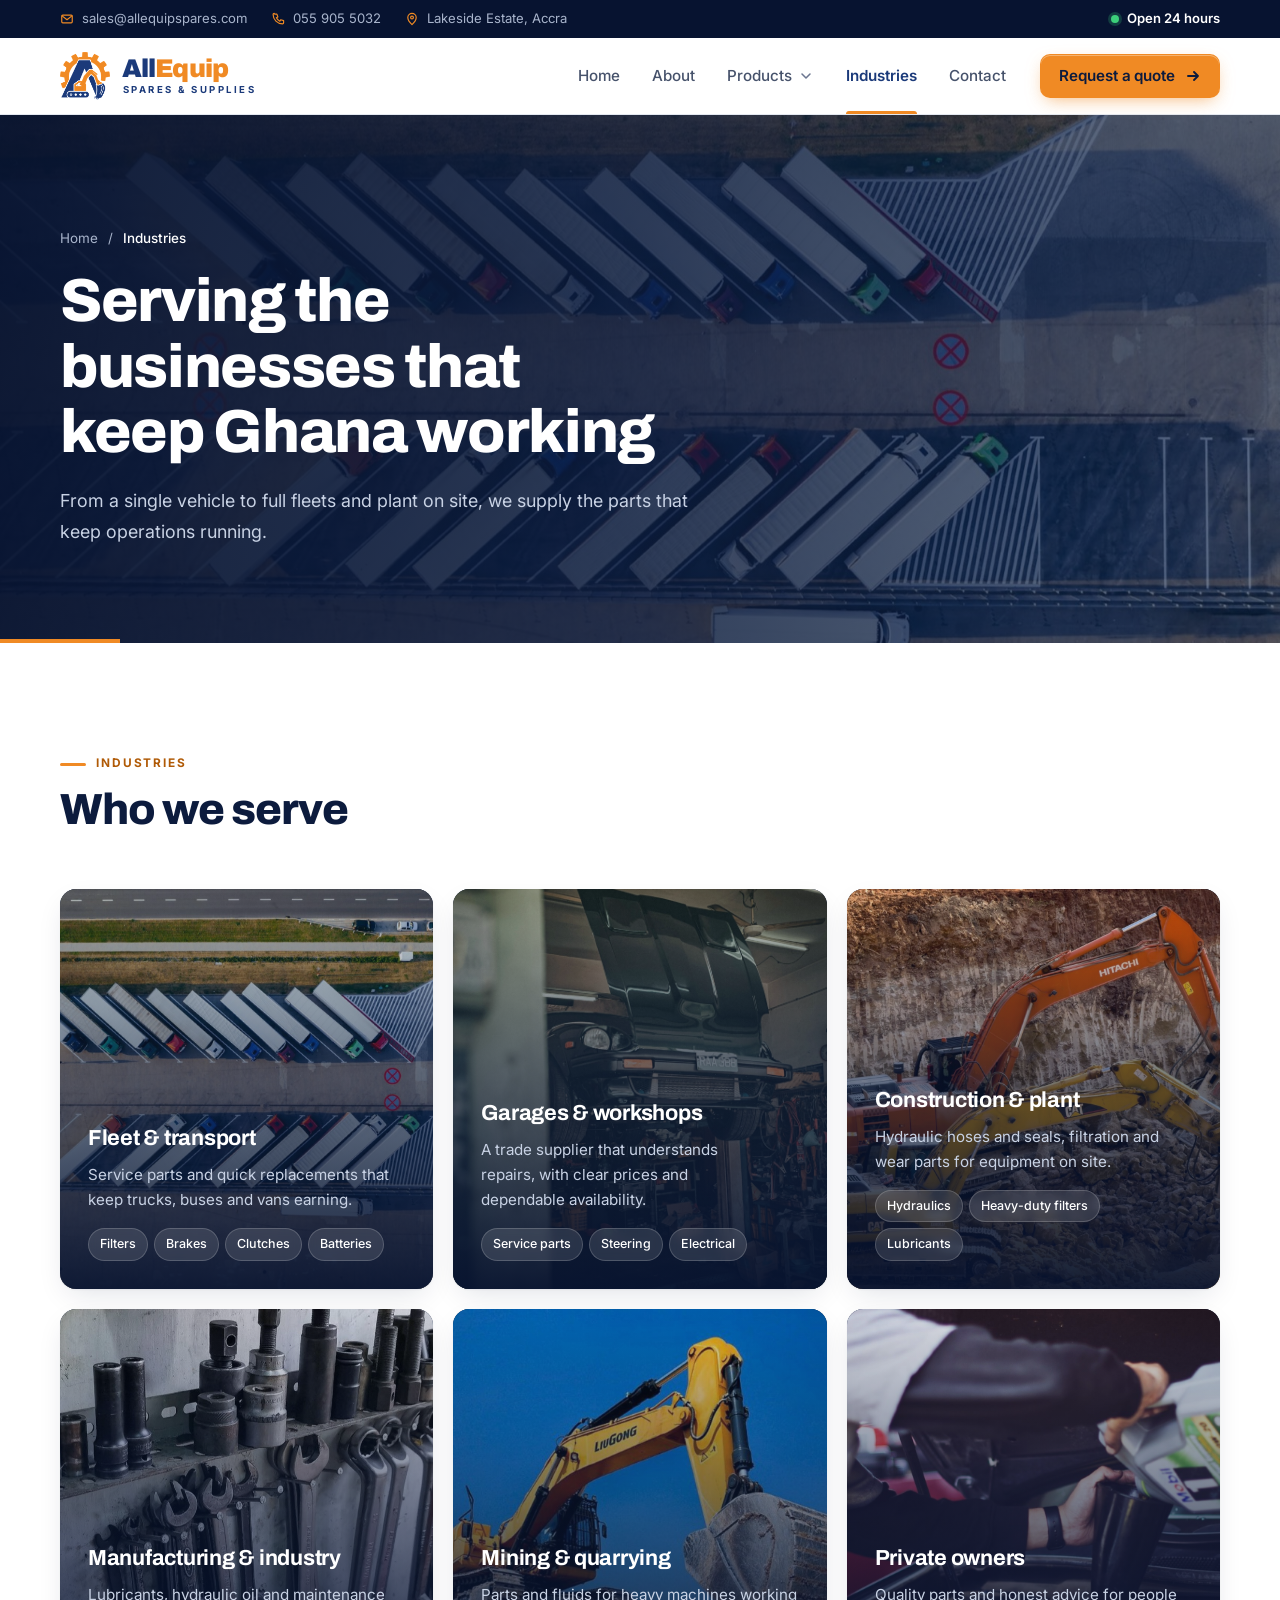
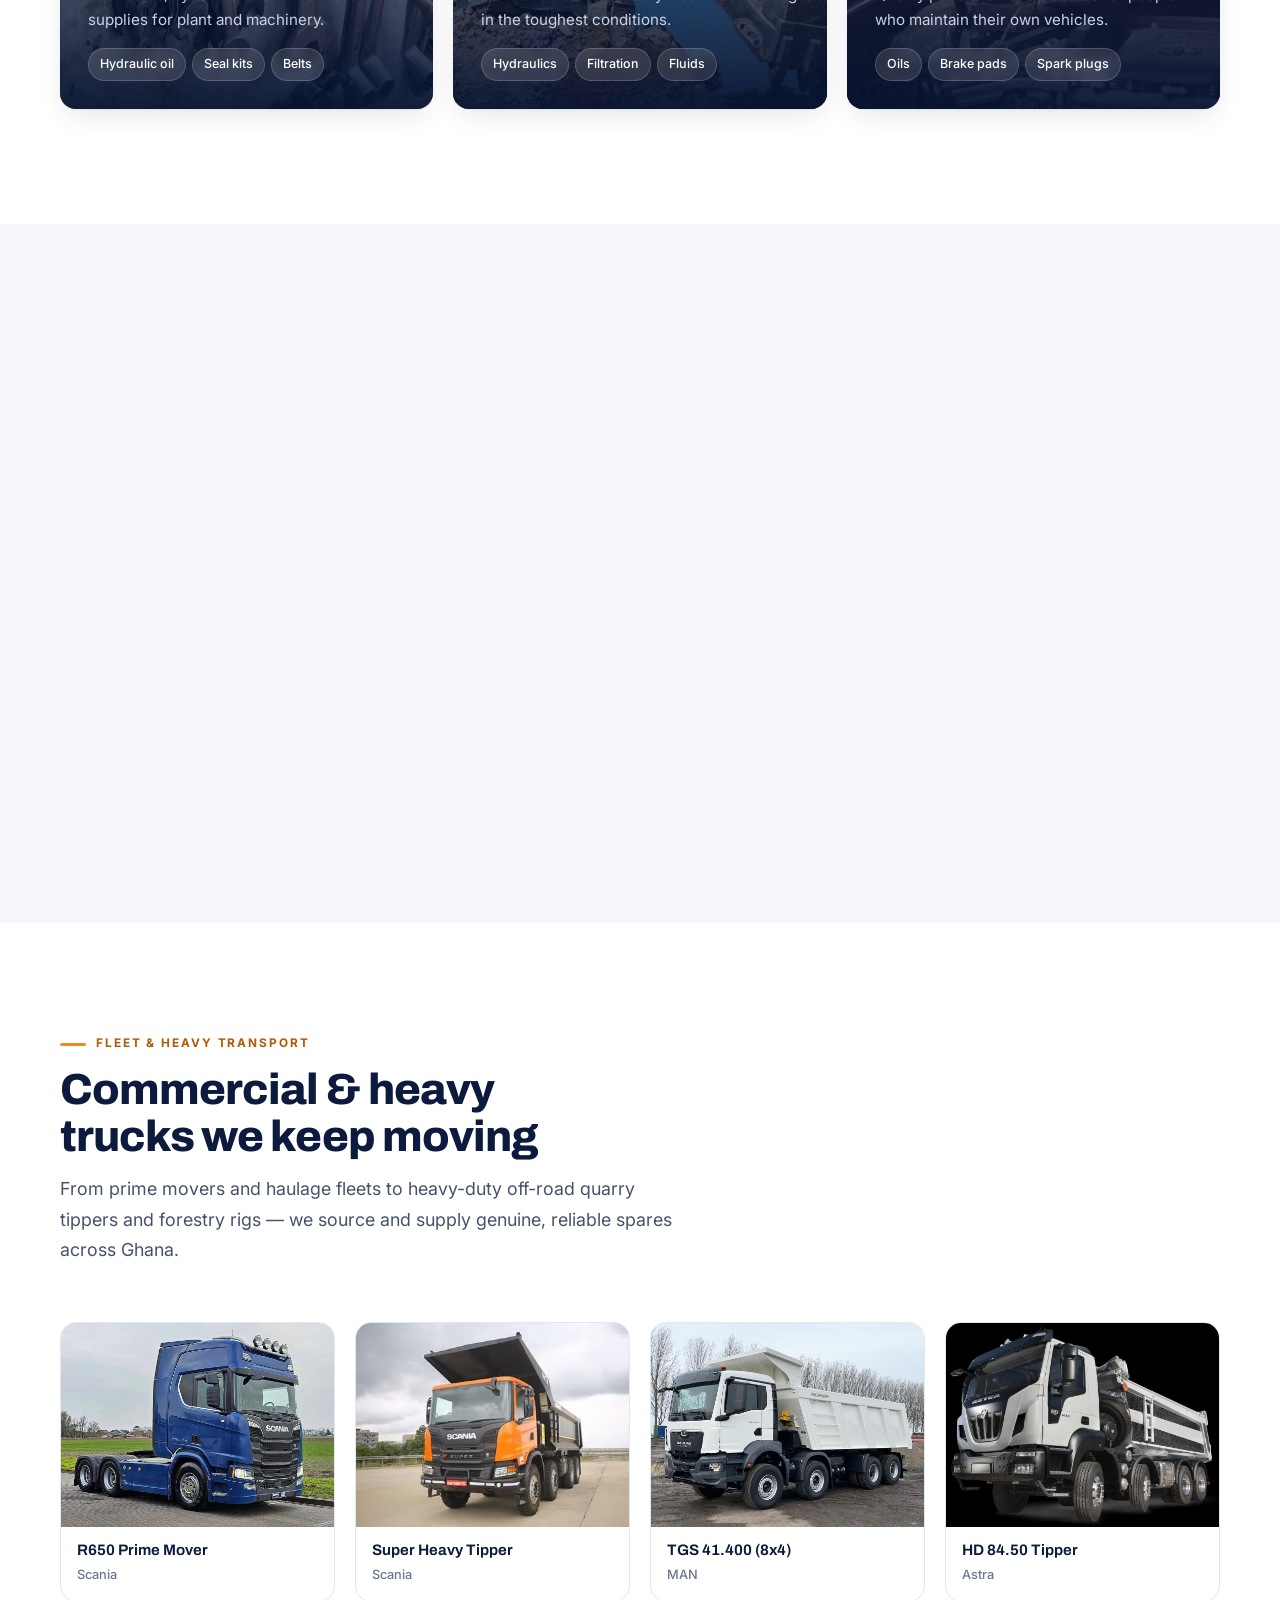
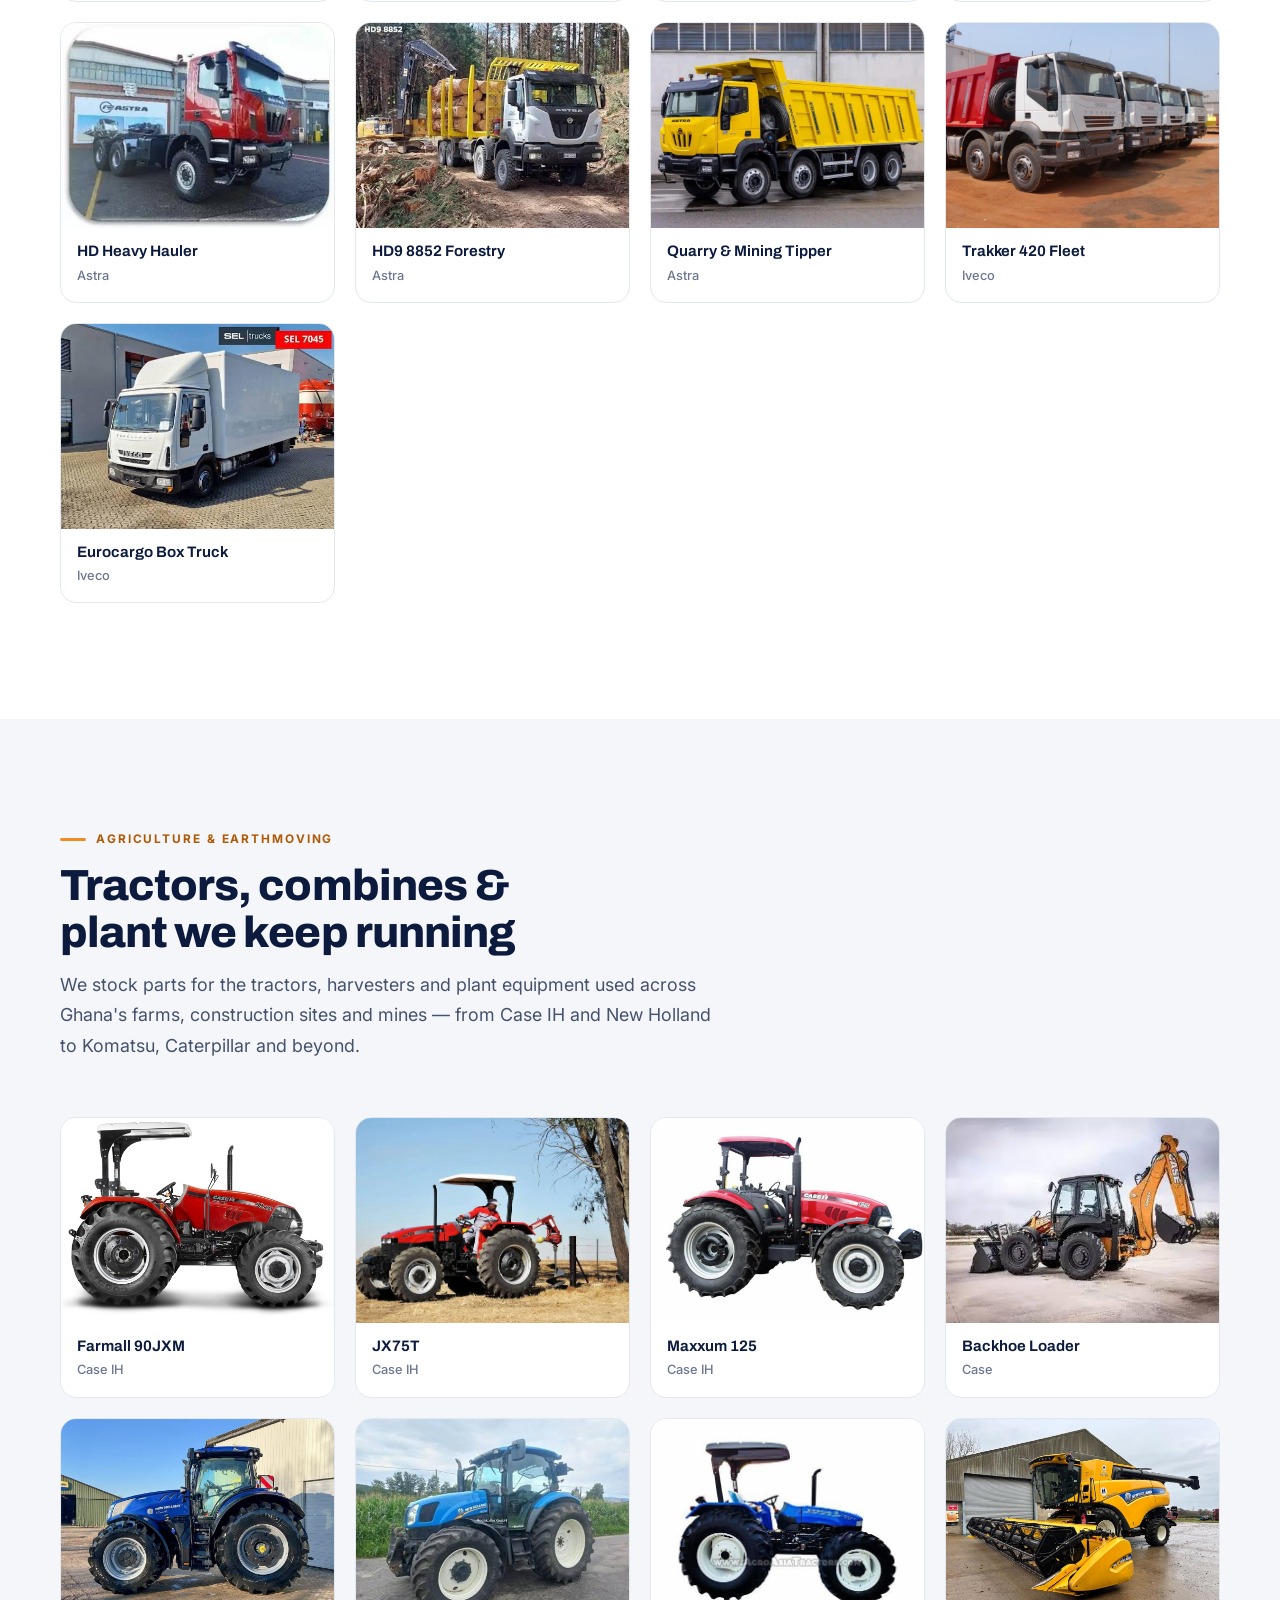
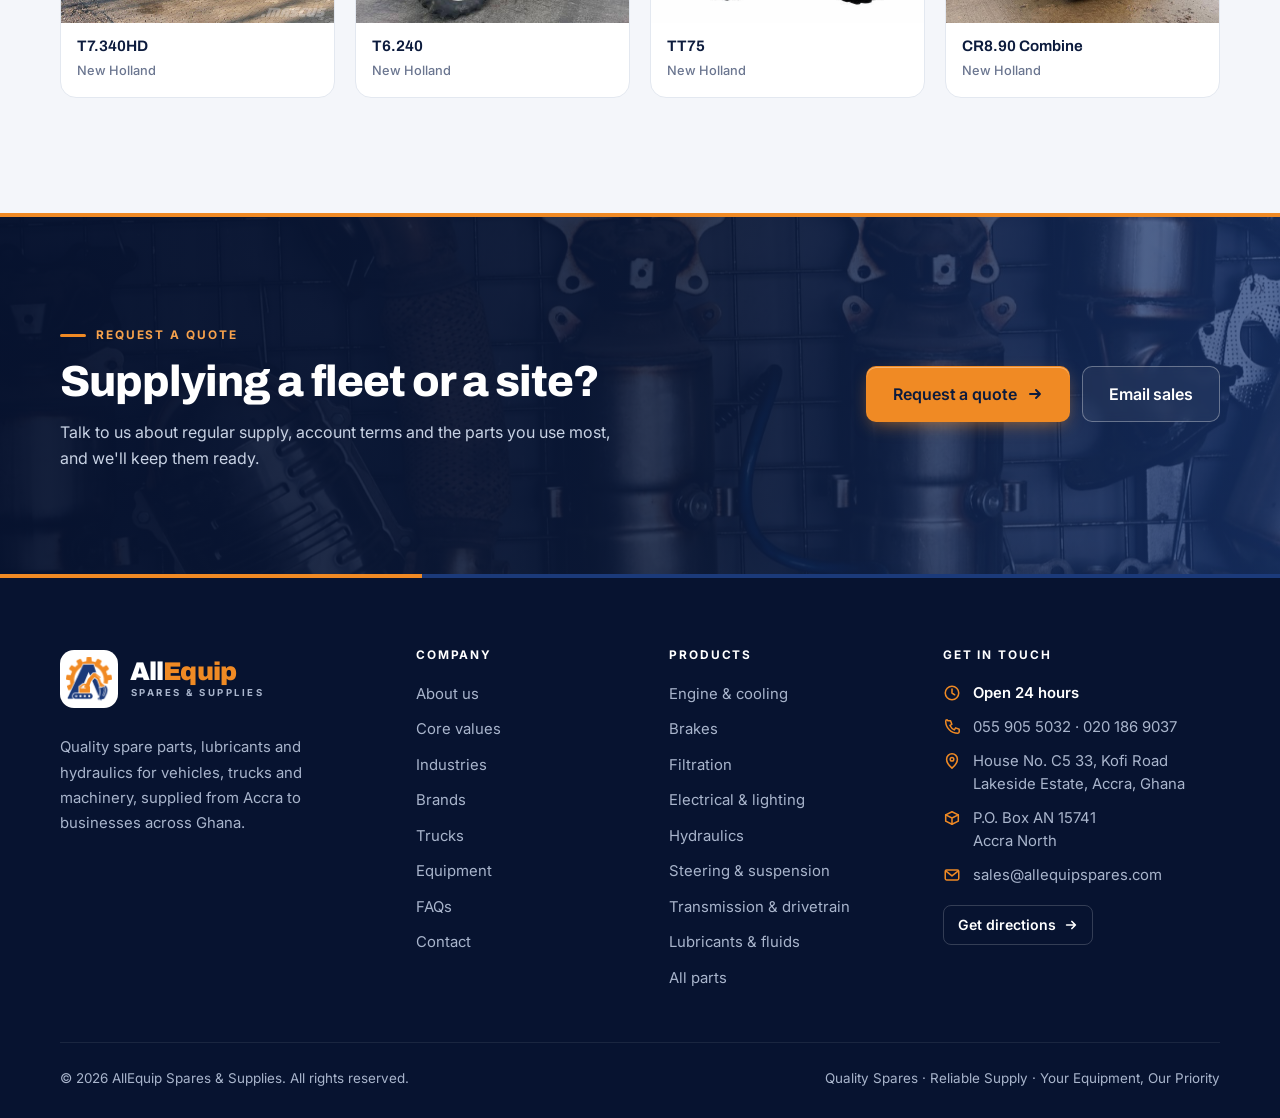
<file: industries.html>
<!doctype html>
<html lang="en-GH">
<head>
<meta charset="utf-8">
<meta name="viewport" content="width=device-width, initial-scale=1">
<title>Industries &amp; clients | AllEquip Spares &amp; Supplies</title>
<meta name="description" content="The industries AllEquip Spares & Supplies serves, and the clients who rely on us.">
<meta property="og:title" content="Industries &amp; clients | AllEquip Spares &amp; Supplies">
<meta property="og:description" content="The industries AllEquip Spares & Supplies serves, and the clients who rely on us.">
<meta property="og:type" content="website">
<meta property="og:image" content="https://creation20.github.io/allequip-website/assets/brand/share.jpg">
<meta name="twitter:card" content="summary_large_image">
<meta name="theme-color" content="#0c1b3d">
<link rel="icon" href="assets/brand/favicon-32.png" sizes="32x32" type="image/png">
<link rel="icon" href="assets/brand/favicon-64.png" sizes="64x64" type="image/png">
<link rel="apple-touch-icon" href="assets/brand/apple-touch-icon.png">
<link rel="preconnect" href="https://fonts.googleapis.com">
<link rel="preconnect" href="https://fonts.gstatic.com" crossorigin>
<link href="https://fonts.googleapis.com/css2?family=Archivo:wght@600;700;800;900&amp;family=Inter:wght@400;500;600;700&amp;display=swap" rel="stylesheet">
<link rel="stylesheet" href="assets/styles.css">
</head>
<body>
<a class="skip" href="#main">Skip to content</a>
<div class="topbar">
  <div class="wrap">
    <div class="topbar-items">
      <a href="mailto:sales@allequipspares.com"><svg viewBox="0 0 20 20" fill="none" stroke="currentColor" stroke-width="1.7" stroke-linecap="round" stroke-linejoin="round" aria-hidden="true"><rect x="2.5" y="4.5" width="15" height="11" rx="1.5"/><path d="m3 5.5 7 5.5 7-5.5"/></svg>sales@allequipspares.com</a>
      <a href="tel:+233559055032"><svg viewBox="0 0 20 20" fill="none" stroke="currentColor" stroke-width="1.7" stroke-linecap="round" stroke-linejoin="round" aria-hidden="true"><path d="M5.4 3h3l1.4 4-2.1 1.3a11 11 0 0 0 4.9 4.9L14 11l4 1.4v3a1.5 1.5 0 0 1-1.5 1.5A13.5 13.5 0 0 1 3 3.5 1.5 1.5 0 0 1 4.5 2Z"/></svg>055 905 5032</a>
      <a class="hide-sm" href="https://www.google.com/maps/search/?api=1&amp;query=Kofi+Road+Lakeside+Estate+Accra+Ghana" target="_blank" rel="noopener"><svg viewBox="0 0 20 20" fill="none" stroke="currentColor" stroke-width="1.7" stroke-linecap="round" stroke-linejoin="round" aria-hidden="true"><path d="M10 18s6-5.2 6-10a6 6 0 1 0-12 0c0 4.8 6 10 6 10Z"/><circle cx="10" cy="8" r="2"/></svg>Lakeside Estate, Accra</a>
    </div>
    <div class="topbar-items"><span class="open-now"><svg viewBox="0 0 20 20" fill="none" stroke="currentColor" stroke-width="1.7" stroke-linecap="round" stroke-linejoin="round" aria-hidden="true"><circle cx="10" cy="10" r="7.5"/><path d="M10 5.5V10l3 2"/></svg>Open 24 hours</span></div>
  </div>
</div>
<header class="site-header">
  <div class="wrap">
    <a class="brand" href="index.html" aria-label="AllEquip Spares &amp; Supplies, home">
      <img class="brand-mark" src="assets/brand/mark.png" alt="" width="48" height="46">
      <span class="brand-word"><span class="brand-name">All<span>Equip</span></span><span class="brand-tag">Spares &amp; Supplies</span></span>
    </a>
    <button class="menu-toggle" type="button" aria-expanded="false" aria-controls="site-nav">
      <span class="sr-only">Menu</span><span class="menu-bars" aria-hidden="true"><span></span><span></span><span></span></span>
    </button>
    <nav id="site-nav" class="nav" aria-label="Main">
      <ul class="nav-list">
        <li><a class="nav-link" href="index.html">Home</a></li>
        <li><a class="nav-link" href="about.html">About</a></li>
        <li class="has-menu">
          <button class="nav-link nav-trigger" type="button" aria-expanded="false" aria-controls="menu-products">Products <svg viewBox="0 0 20 20" fill="none" stroke="currentColor" stroke-width="1.9" stroke-linecap="round" stroke-linejoin="round" aria-hidden="true"><path d="m5 7.5 5 5 5-5"/></svg></button>
          <div class="menu" id="menu-products">
            <div class="menu-head"><span>Product ranges</span><a href="products.html">View all parts <svg viewBox="0 0 16 16" fill="none" stroke="currentColor" stroke-width="1.9" stroke-linecap="round" stroke-linejoin="round" aria-hidden="true"><path d="M3 8h10M9 4l4 4-4 4"/></svg></a></div>
            <div class="menu-grid"><a href="products.html#engine"><span class="menu-icon"><svg viewBox="0 0 32 32" fill="none" stroke="currentColor" stroke-width="1.7" stroke-linecap="round" stroke-linejoin="round" aria-hidden="true"><rect x="9" y="4" width="14" height="13" rx="2"/><path d="M9 9h14M9 13h14"/><path d="M14 17v4h4v-4"/><circle cx="16" cy="25" r="3"/></svg></span><span><b>Engine &amp; cooling</b><small>Gaskets, timing kits, pumps</small></span></a><a href="products.html#brakes"><span class="menu-icon"><svg viewBox="0 0 32 32" fill="none" stroke="currentColor" stroke-width="1.7" stroke-linecap="round" stroke-linejoin="round" aria-hidden="true"><circle cx="16" cy="16" r="12"/><circle cx="16" cy="16" r="4"/><circle cx="16" cy="8.5" r="1"/><circle cx="23.5" cy="16" r="1"/><circle cx="16" cy="23.5" r="1"/><circle cx="8.5" cy="16" r="1"/><path d="M25 7.5c2 2.2 3 5 3 8.5"/></svg></span><span><b>Brakes</b><small>Pads, discs, calipers, fluid</small></span></a><a href="products.html#filtration"><span class="menu-icon"><svg viewBox="0 0 32 32" fill="none" stroke="currentColor" stroke-width="1.7" stroke-linecap="round" stroke-linejoin="round" aria-hidden="true"><ellipse cx="16" cy="7" rx="9" ry="3"/><path d="M7 7v18c0 1.7 4 3 9 3s9-1.3 9-3V7"/><path d="M11 10.5v14M16 11v15M21 10.5v14"/></svg></span><span><b>Filtration</b><small>Air, oil and fuel filters</small></span></a><a href="products.html#electrical"><span class="menu-icon"><svg viewBox="0 0 32 32" fill="none" stroke="currentColor" stroke-width="1.7" stroke-linecap="round" stroke-linejoin="round" aria-hidden="true"><rect x="4" y="9" width="24" height="17" rx="2"/><path d="M9 9V6h4v3M19 9V6h4v3"/><path d="M17 12l-4 6h5l-2 5"/></svg></span><span><b>Electrical &amp; lighting</b><small>Batteries, alternators, lamps</small></span></a><a href="products.html#hydraulics"><span class="menu-icon"><svg viewBox="0 0 32 32" fill="none" stroke="currentColor" stroke-width="1.7" stroke-linecap="round" stroke-linejoin="round" aria-hidden="true"><rect x="3" y="12" width="16" height="8" rx="1.5"/><path d="M19 16h10M27 13v6"/><path d="M8 12V8h3M8 20v4h3"/></svg></span><span><b>Hydraulics</b><small>Hoses, seal kits, oils</small></span></a><a href="products.html#steering"><span class="menu-icon"><svg viewBox="0 0 32 32" fill="none" stroke="currentColor" stroke-width="1.7" stroke-linecap="round" stroke-linejoin="round" aria-hidden="true"><path d="M10 4h12M10 28h12"/><path d="M11 7l10 3-10 3 10 3-10 3 10 3-10 3"/></svg></span><span><b>Steering &amp; suspension</b><small>Shocks, joints, bearings</small></span></a><a href="products.html#drivetrain"><span class="menu-icon"><svg viewBox="0 0 32 32" fill="none" stroke="currentColor" stroke-width="1.7" stroke-linecap="round" stroke-linejoin="round" aria-hidden="true"><circle cx="16" cy="16" r="5"/><path d="M16 3v4M16 25v4M3 16h4M25 16h4M6.8 6.8l2.8 2.8M22.4 22.4l2.8 2.8M6.8 25.2l2.8-2.8M22.4 9.6l2.8-2.8"/></svg></span><span><b>Transmission &amp; drivetrain</b><small>Clutches, shafts, CV parts</small></span></a><a href="products.html#lubricants"><span class="menu-icon"><svg viewBox="0 0 32 32" fill="none" stroke="currentColor" stroke-width="1.7" stroke-linecap="round" stroke-linejoin="round" aria-hidden="true"><path d="M6 12h14l6-4v4l-4 4v8a2 2 0 0 1-2 2H8a2 2 0 0 1-2-2Z"/><path d="M10 12V8h6v4"/></svg></span><span><b>Lubricants &amp; fluids</b><small>Engine, gear, hydraulic oils</small></span></a><a href="products.html#exhaust"><span class="menu-icon"><svg viewBox="0 0 32 32" fill="none" stroke="currentColor" stroke-width="1.7" stroke-linecap="round" stroke-linejoin="round" aria-hidden="true"><path d="M3 20h14a4 4 0 0 0 4-4v-3h4"/><rect x="21" y="9" width="8" height="8" rx="1.5"/><path d="M3 16h12M6 26c1.5-1 1.5-3 0-4M10 26c1.5-1 1.5-3 0-4"/></svg></span><span><b>Exhaust</b><small>Converters, pipes, gaskets</small></span></a></div>
          </div>
        </li>
        <li><a class="nav-link" href="industries.html" aria-current="page">Industries</a></li>
        <li><a class="nav-link" href="contact.html">Contact</a></li>
      </ul>
      <a class="btn btn--primary nav-cta" href="contact.html#quote">Request a quote <svg viewBox="0 0 16 16" fill="none" stroke="currentColor" stroke-width="1.9" stroke-linecap="round" stroke-linejoin="round" aria-hidden="true"><path d="M3 8h10M9 4l4 4-4 4"/></svg></a>
    </nav>
  </div>
</header>
<main id="main">

<section class="page-hero">
  <div class="hero-media"><img src="assets/img/trucks.jpg" alt=""></div>
  <div class="wrap">
    <nav class="crumbs" aria-label="Breadcrumb"><a href="index.html">Home</a><span>/</span><span>Industries</span></nav>
    <h1>Serving the businesses that keep Ghana working</h1>
    <p class="lead">From a single vehicle to full fleets and plant on site, we supply the parts that keep operations running.</p>
  </div>
</section>

<section class="section" aria-labelledby="sectors-title">
  <div class="wrap">
    <div class="section-head reveal">
      <p class="eyebrow">Industries</p>
      <h2 id="sectors-title">Who we serve</h2>
    </div>
    <div class="grid grid--3"><article class="industry reveal">
        <img src="assets/img/trucks.jpg" alt="" loading="lazy">
        <div class="industry-body"><h3>Fleet &amp; transport</h3><p>Service parts and quick replacements that keep trucks, buses and vans earning.</p><ul><li>Filters</li><li>Brakes</li><li>Clutches</li><li>Batteries</li></ul></div>
      </article><article class="industry reveal">
        <img src="assets/img/lift.jpg" alt="" loading="lazy">
        <div class="industry-body"><h3>Garages &amp; workshops</h3><p>A trade supplier that understands repairs, with clear prices and dependable availability.</p><ul><li>Service parts</li><li>Steering</li><li>Electrical</li></ul></div>
      </article><article class="industry reveal">
        <img src="assets/img/excavator.jpg" alt="" loading="lazy">
        <div class="industry-body"><h3>Construction &amp; plant</h3><p>Hydraulic hoses and seals, filtration and wear parts for equipment on site.</p><ul><li>Hydraulics</li><li>Heavy-duty filters</li><li>Lubricants</li></ul></div>
      </article><article class="industry reveal">
        <img src="assets/img/tools.jpg" alt="" loading="lazy">
        <div class="industry-body"><h3>Manufacturing &amp; industry</h3><p>Lubricants, hydraulic oil and maintenance supplies for plant and machinery.</p><ul><li>Hydraulic oil</li><li>Seal kits</li><li>Belts</li></ul></div>
      </article><article class="industry reveal">
        <img src="assets/img/digger.jpg" alt="" loading="lazy">
        <div class="industry-body"><h3>Mining &amp; quarrying</h3><p>Parts and fluids for heavy machines working in the toughest conditions.</p><ul><li>Hydraulics</li><li>Filtration</li><li>Fluids</li></ul></div>
      </article><article class="industry reveal">
        <img src="assets/img/oil.jpg" alt="" loading="lazy">
        <div class="industry-body"><h3>Private owners</h3><p>Quality parts and honest advice for people who maintain their own vehicles.</p><ul><li>Oils</li><li>Brake pads</li><li>Spark plugs</li></ul></div>
      </article></div>
  </div>
</section>

<section class="section section--mist" id="brands" aria-labelledby="brands-title">
  <div class="wrap">
    <div class="section-head reveal">
      <p class="eyebrow">Brand deals &amp; OEM spares</p>
      <h2 id="brands-title">Brands and manufacturers we support</h2>
      <p class="lead">We supply genuine and OEM-spec components from the world's most trusted manufacturers for transport, agriculture, earthmoving and heavy industry.</p>
    </div>
  </div>
  <div class="brand-marquee reveal" role="group" aria-label="Brands we supply parts for">
    <div class="brand-track">
      <ul class="brand-set">
        <li class="brand-tile brand-tile--tall"><img src="assets/img/brands/scania.png" alt="Scania" loading="lazy" decoding="async"></li>
        <li class="brand-tile brand-tile--tall"><img src="assets/img/brands/man.png" alt="MAN" loading="lazy" decoding="async"></li>
        <li class="brand-tile brand-tile--wide"><img src="assets/img/brands/astra.png" alt="Astra" loading="lazy" decoding="async"></li>
        <li class="brand-tile brand-tile--wide"><img src="assets/img/brands/komatsu.png" alt="Komatsu" loading="lazy" decoding="async"></li>
        <li class="brand-tile"><img src="assets/img/brands/new-holland.png" alt="New Holland" loading="lazy" decoding="async"></li>
        <li class="brand-tile"><img src="assets/img/brands/daf.png" alt="DAF" loading="lazy" decoding="async"></li>
        <li class="brand-tile brand-tile--wide"><img src="assets/img/brands/case-ih.png" alt="Case IH" loading="lazy" decoding="async"></li>
        <li class="brand-tile"><img src="assets/img/brands/cnh.png" alt="CNH Industrial" loading="lazy" decoding="async"></li>
        <li class="brand-tile brand-tile--round"><img src="assets/img/brands/berco.png" alt="Berco" loading="lazy" decoding="async"></li>
      </ul>
      <ul class="brand-set" aria-hidden="true">
        <li class="brand-tile brand-tile--tall"><img src="assets/img/brands/scania.png" alt="" loading="lazy" decoding="async"></li>
        <li class="brand-tile brand-tile--tall"><img src="assets/img/brands/man.png" alt="" loading="lazy" decoding="async"></li>
        <li class="brand-tile brand-tile--wide"><img src="assets/img/brands/astra.png" alt="" loading="lazy" decoding="async"></li>
        <li class="brand-tile brand-tile--wide"><img src="assets/img/brands/komatsu.png" alt="" loading="lazy" decoding="async"></li>
        <li class="brand-tile"><img src="assets/img/brands/new-holland.png" alt="" loading="lazy" decoding="async"></li>
        <li class="brand-tile"><img src="assets/img/brands/daf.png" alt="" loading="lazy" decoding="async"></li>
        <li class="brand-tile brand-tile--wide"><img src="assets/img/brands/case-ih.png" alt="" loading="lazy" decoding="async"></li>
        <li class="brand-tile"><img src="assets/img/brands/cnh.png" alt="" loading="lazy" decoding="async"></li>
        <li class="brand-tile brand-tile--round"><img src="assets/img/brands/berco.png" alt="" loading="lazy" decoding="async"></li>
      </ul>
    </div>
  </div>
  <p class="brand-note wrap reveal">Don't see your make? We source parts on request. <a class="text-link" href="contact.html">Request a quote</a></p>
</section>

<section class="section" id="trucks" aria-labelledby="trucks-title">
  <div class="wrap">
    <div class="section-head reveal">
      <p class="eyebrow">Fleet &amp; Heavy Transport</p>
      <h2 id="trucks-title">Commercial &amp; heavy trucks we keep moving</h2>
      <p class="lead">From prime movers and haulage fleets to heavy-duty off-road quarry tippers and forestry rigs — we source and supply genuine, reliable spares across Ghana.</p>
    </div>
    <div class="machine-grid reveal">
      <div class="machine-card">
        <img src="assets/img/trucks/PHOTO-2026-11-20-13-42-12%203.jpg" alt="Scania R650 Prime Mover" loading="lazy">
        <div class="machine-card-body">
          <span class="machine-label">R650 Prime Mover</span>
          <span class="machine-make">Scania</span>
        </div>
      </div>
      <div class="machine-card">
        <img src="assets/img/trucks/PHOTO-2026-11-20-13-42-12%204.jpg" alt="Scania Super Heavy Tipper" loading="lazy">
        <div class="machine-card-body">
          <span class="machine-label">Super Heavy Tipper</span>
          <span class="machine-make">Scania</span>
        </div>
      </div>
      <div class="machine-card">
        <img src="assets/img/trucks/PHOTO-2026-11-20-13-42-12%202.jpg" alt="MAN TGS 41.400 8x4 Tipper" loading="lazy">
        <div class="machine-card-body">
          <span class="machine-label">TGS 41.400 (8x4)</span>
          <span class="machine-make">MAN</span>
        </div>
      </div>
      <div class="machine-card">
        <img src="assets/img/trucks/PHOTO-2026-11-20-13-42-11.jpg" alt="Astra HD 84.50 Tipper Truck" loading="lazy">
        <div class="machine-card-body">
          <span class="machine-label">HD 84.50 Tipper</span>
          <span class="machine-make">Astra</span>
        </div>
      </div>
      <div class="machine-card">
        <img src="assets/img/trucks/PHOTO-2026-11-20-13-42-11%202.jpg" alt="Astra HD Heavy Tractor Head" loading="lazy">
        <div class="machine-card-body">
          <span class="machine-label">HD Heavy Hauler</span>
          <span class="machine-make">Astra</span>
        </div>
      </div>
      <div class="machine-card">
        <img src="assets/img/trucks/PHOTO-2026-11-20-13-42-11%203.jpg" alt="Astra HD9 8852 Timber Logging Truck" loading="lazy">
        <div class="machine-card-body">
          <span class="machine-label">HD9 8852 Forestry</span>
          <span class="machine-make">Astra</span>
        </div>
      </div>
      <div class="machine-card">
        <img src="assets/img/trucks/PHOTO-2026-11-20-13-42-11%204.jpg" alt="Astra Mining Dump Truck" loading="lazy">
        <div class="machine-card-body">
          <span class="machine-label">Quarry &amp; Mining Tipper</span>
          <span class="machine-make">Astra</span>
        </div>
      </div>
      <div class="machine-card">
        <img src="assets/img/trucks/PHOTO-2026-11-20-13-42-11%205.jpg" alt="Iveco Trakker 420 Fleet" loading="lazy">
        <div class="machine-card-body">
          <span class="machine-label">Trakker 420 Fleet</span>
          <span class="machine-make">Iveco</span>
        </div>
      </div>
      <div class="machine-card">
        <img src="assets/img/trucks/PHOTO-2026-11-20-13-42-12.jpg" alt="Iveco Eurocargo Box Truck" loading="lazy">
        <div class="machine-card-body">
          <span class="machine-label">Eurocargo Box Truck</span>
          <span class="machine-make">Iveco</span>
        </div>
      </div>
    </div>
  </div>
</section>

<section class="section section--mist" id="equipment" aria-labelledby="equipment-title">
  <div class="wrap">
    <div class="section-head reveal">
      <p class="eyebrow">Agriculture &amp; Earthmoving</p>
      <h2 id="equipment-title">Tractors, combines &amp; plant we keep running</h2>
      <p class="lead">We stock parts for the tractors, harvesters and plant equipment used across Ghana's farms, construction sites and mines — from Case IH and New Holland to Komatsu, Caterpillar and beyond.</p>
    </div>
    <div class="machine-grid reveal">
      <div class="machine-card">
        <img src="assets/img/PHOTO-2026-11-20-11-13-04%202.jpg" alt="Case IH Farmall 90JXM tractor" loading="lazy">
        <div class="machine-card-body">
          <span class="machine-label">Farmall 90JXM</span>
          <span class="machine-make">Case IH</span>
        </div>
      </div>
      <div class="machine-card">
        <img src="assets/img/PHOTO-2026-11-20-11-13-04%203.jpg" alt="Case IH JX75T tractor at work in the field" loading="lazy">
        <div class="machine-card-body">
          <span class="machine-label">JX75T</span>
          <span class="machine-make">Case IH</span>
        </div>
      </div>
      <div class="machine-card">
        <img src="assets/img/PHOTO-2026-11-20-11-13-04.jpg" alt="Case IH Maxxum 125 tractor" loading="lazy">
        <div class="machine-card-body">
          <span class="machine-label">Maxxum 125</span>
          <span class="machine-make">Case IH</span>
        </div>
      </div>
      <div class="machine-card">
        <img src="assets/img/PHOTO-2026-11-20-11-13-04%208.jpg" alt="Case backhoe loader on a construction site" loading="lazy">
        <div class="machine-card-body">
          <span class="machine-label">Backhoe Loader</span>
          <span class="machine-make">Case</span>
        </div>
      </div>
      <div class="machine-card">
        <img src="assets/img/PHOTO-2026-11-20-11-13-04%204.jpg" alt="New Holland T7.340HD tractor" loading="lazy">
        <div class="machine-card-body">
          <span class="machine-label">T7.340HD</span>
          <span class="machine-make">New Holland</span>
        </div>
      </div>
      <div class="machine-card">
        <img src="assets/img/PHOTO-2026-11-20-11-13-04%206.jpg" alt="New Holland T6.240 tractor" loading="lazy">
        <div class="machine-card-body">
          <span class="machine-label">T6.240</span>
          <span class="machine-make">New Holland</span>
        </div>
      </div>
      <div class="machine-card">
        <img src="assets/img/PHOTO-2026-11-20-11-13-04%205.jpg" alt="New Holland TT75 tractor" loading="lazy">
        <div class="machine-card-body">
          <span class="machine-label">TT75</span>
          <span class="machine-make">New Holland</span>
        </div>
      </div>
      <div class="machine-card">
        <img src="assets/img/PHOTO-2026-11-20-11-13-04%207.jpg" alt="New Holland CR8.90 combine harvester" loading="lazy">
        <div class="machine-card-body">
          <span class="machine-label">CR8.90 Combine</span>
          <span class="machine-make">New Holland</span>
        </div>
      </div>
    </div>
  </div>
</section>
<section class="cta" aria-labelledby="cta-title">
  <div class="hero-media"><img src="assets/img/parts.jpg" alt="" loading="lazy"></div>
  <div class="wrap reveal">
    <div>
      <p class="eyebrow">Request a quote</p>
      <h2 id="cta-title">Supplying a fleet or a site?</h2>
      <p>Talk to us about regular supply, account terms and the parts you use most, and we'll keep them ready.</p>
    </div>
    <div class="cta-actions">
      <a class="btn btn--primary" href="contact.html#quote">Request a quote <svg viewBox="0 0 16 16" fill="none" stroke="currentColor" stroke-width="1.9" stroke-linecap="round" stroke-linejoin="round" aria-hidden="true"><path d="M3 8h10M9 4l4 4-4 4"/></svg></a>
      <a class="btn btn--ghost" href="mailto:sales@allequipspares.com">Email sales</a>
    </div>
  </div>
</section>
</main>
<footer class="site-footer">
  <div class="wrap">
    <div class="footer-top">
      <div class="footer-brand">
        <a class="brand brand--inverse" href="index.html" aria-label="AllEquip Spares &amp; Supplies, home">
      <img class="brand-mark" src="assets/brand/mark.png" alt="" width="48" height="46">
      <span class="brand-word"><span class="brand-name">All<span>Equip</span></span><span class="brand-tag">Spares &amp; Supplies</span></span>
    </a>
        <p>Quality spare parts, lubricants and hydraulics for vehicles, trucks and machinery, supplied from Accra to businesses across Ghana.</p>
      </div>
      <div>
        <h3>Company</h3>
        <ul><li><a href="about.html">About us</a></li><li><a href="about.html#values">Core values</a></li><li><a href="industries.html">Industries</a></li><li><a href="industries.html#brands">Brands</a></li><li><a href="industries.html#trucks">Trucks</a></li><li><a href="industries.html#equipment">Equipment</a></li><li><a href="index.html#faq">FAQs</a></li><li><a href="contact.html">Contact</a></li></ul>
      </div>
      <div>
        <h3>Products</h3>
        <ul><li><a href="products.html#engine">Engine &amp; cooling</a></li><li><a href="products.html#brakes">Brakes</a></li><li><a href="products.html#filtration">Filtration</a></li><li><a href="products.html#electrical">Electrical &amp; lighting</a></li><li><a href="products.html#hydraulics">Hydraulics</a></li><li><a href="products.html#steering">Steering &amp; suspension</a></li><li><a href="products.html#drivetrain">Transmission &amp; drivetrain</a></li><li><a href="products.html#lubricants">Lubricants &amp; fluids</a></li><li><a href="products.html">All parts</a></li></ul>
      </div>
      <div>
        <h3>Get in touch</h3>
        <ul class="footer-contact">
          <li><svg viewBox="0 0 20 20" fill="none" stroke="currentColor" stroke-width="1.7" stroke-linecap="round" stroke-linejoin="round" aria-hidden="true"><circle cx="10" cy="10" r="7.5"/><path d="M10 5.5V10l3 2"/></svg><span><b class="footer-open">Open 24 hours</b></span></li>
          <li><svg viewBox="0 0 20 20" fill="none" stroke="currentColor" stroke-width="1.7" stroke-linecap="round" stroke-linejoin="round" aria-hidden="true"><path d="M5.4 3h3l1.4 4-2.1 1.3a11 11 0 0 0 4.9 4.9L14 11l4 1.4v3a1.5 1.5 0 0 1-1.5 1.5A13.5 13.5 0 0 1 3 3.5 1.5 1.5 0 0 1 4.5 2Z"/></svg><span><a href="tel:+233559055032">055 905 5032</a> &middot; <a href="tel:+233201869037">020 186 9037</a></span></li>
          <li><svg viewBox="0 0 20 20" fill="none" stroke="currentColor" stroke-width="1.7" stroke-linecap="round" stroke-linejoin="round" aria-hidden="true"><path d="M10 18s6-5.2 6-10a6 6 0 1 0-12 0c0 4.8 6 10 6 10Z"/><circle cx="10" cy="8" r="2"/></svg><span>House No. C5 33, Kofi Road<br>Lakeside Estate, Accra, Ghana</span></li>
          <li><svg viewBox="0 0 20 20" fill="none" stroke="currentColor" stroke-width="1.7" stroke-linecap="round" stroke-linejoin="round" aria-hidden="true"><path d="M3 6.5 10 3l7 3.5v7L10 17l-7-3.5z"/><path d="M3 6.5 10 10l7-3.5M10 10v7"/></svg><span>P.O. Box AN 15741<br>Accra North</span></li>
          <li><svg viewBox="0 0 20 20" fill="none" stroke="currentColor" stroke-width="1.7" stroke-linecap="round" stroke-linejoin="round" aria-hidden="true"><rect x="2.5" y="4.5" width="15" height="11" rx="1.5"/><path d="m3 5.5 7 5.5 7-5.5"/></svg><a href="mailto:sales@allequipspares.com">sales@allequipspares.com</a></li>
        </ul>
        <a class="footer-map" href="https://www.google.com/maps/search/?api=1&amp;query=Kofi+Road+Lakeside+Estate+Accra+Ghana" target="_blank" rel="noopener">Get directions <svg viewBox="0 0 16 16" fill="none" stroke="currentColor" stroke-width="1.9" stroke-linecap="round" stroke-linejoin="round" aria-hidden="true"><path d="M3 8h10M9 4l4 4-4 4"/></svg></a>
      </div>
    </div>
    <div class="footer-bottom">
      <span>&copy; <span data-year>2026</span> AllEquip Spares &amp; Supplies. All rights reserved.</span>
      <span>Quality Spares &middot; Reliable Supply &middot; Your Equipment, Our Priority</span>
    </div>
  </div>
</footer>
<script src="assets/site.js" defer></script>
</body>
</html>
</file>
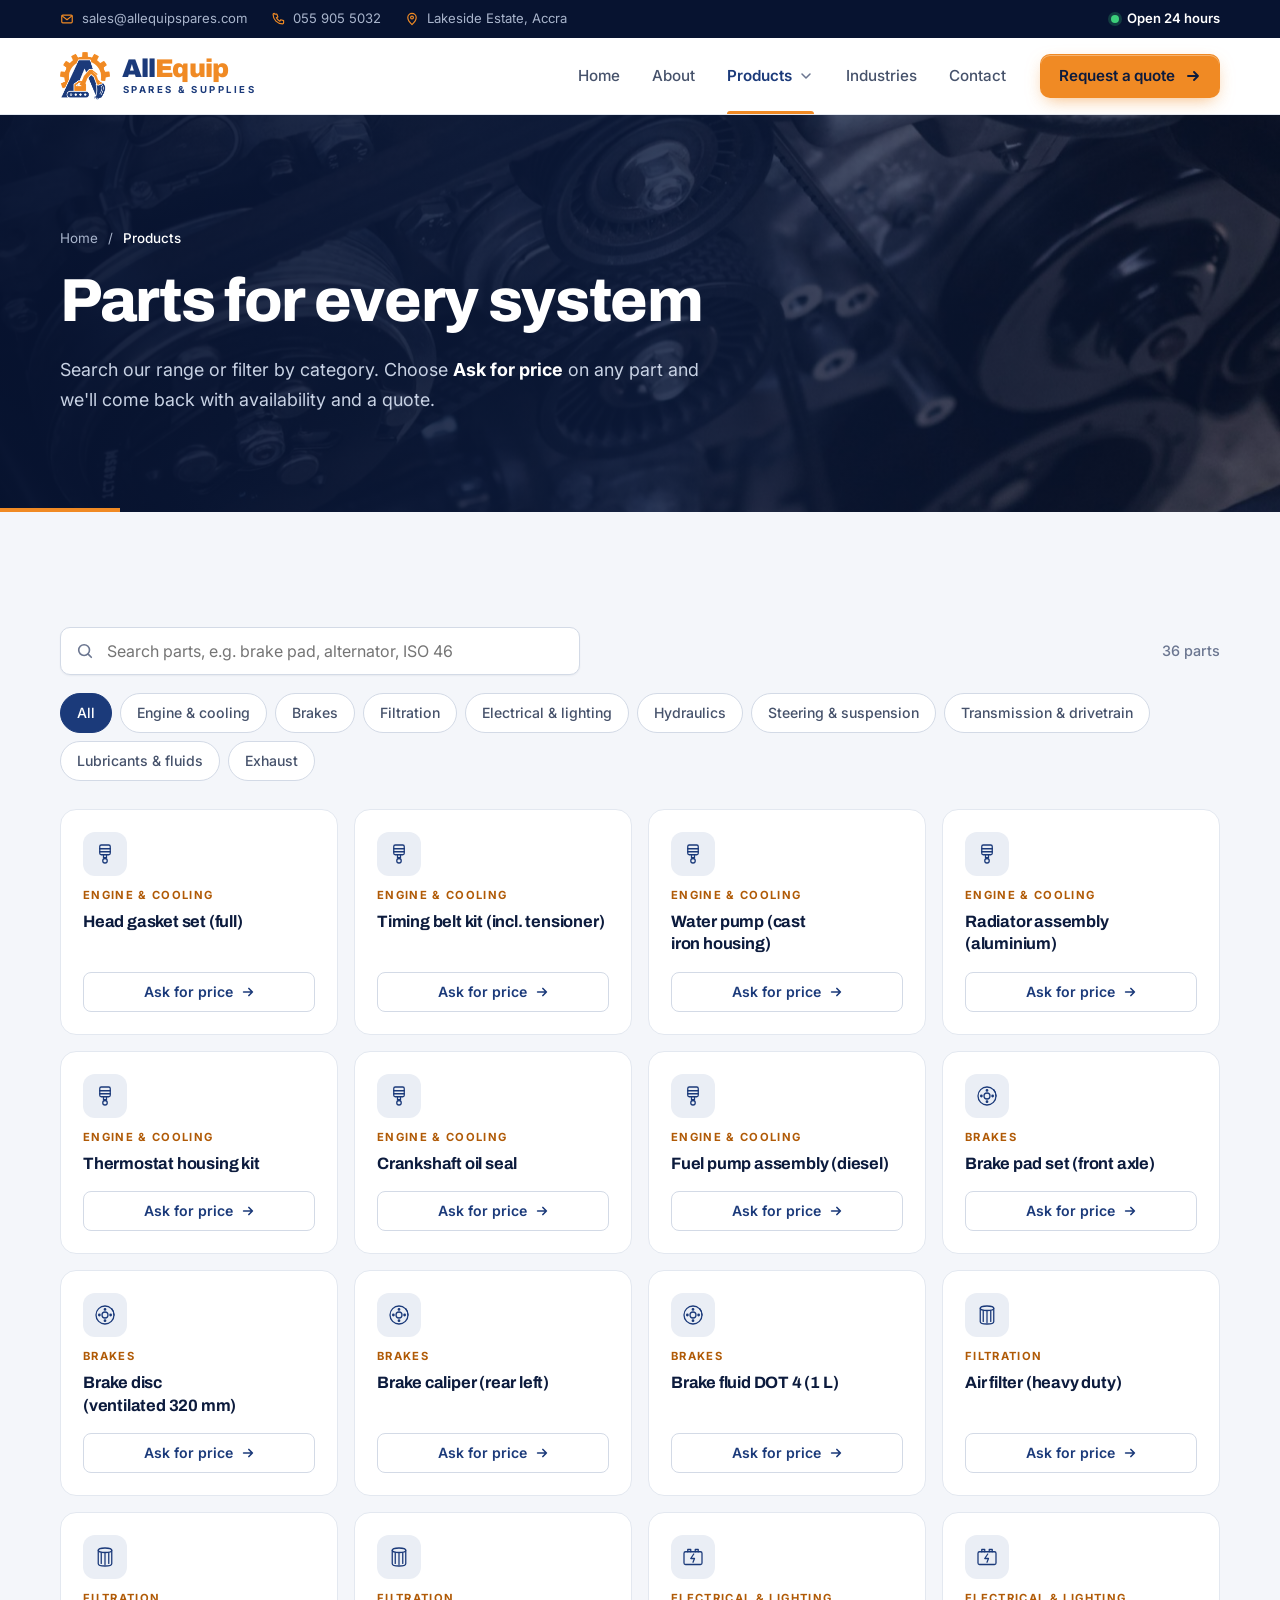
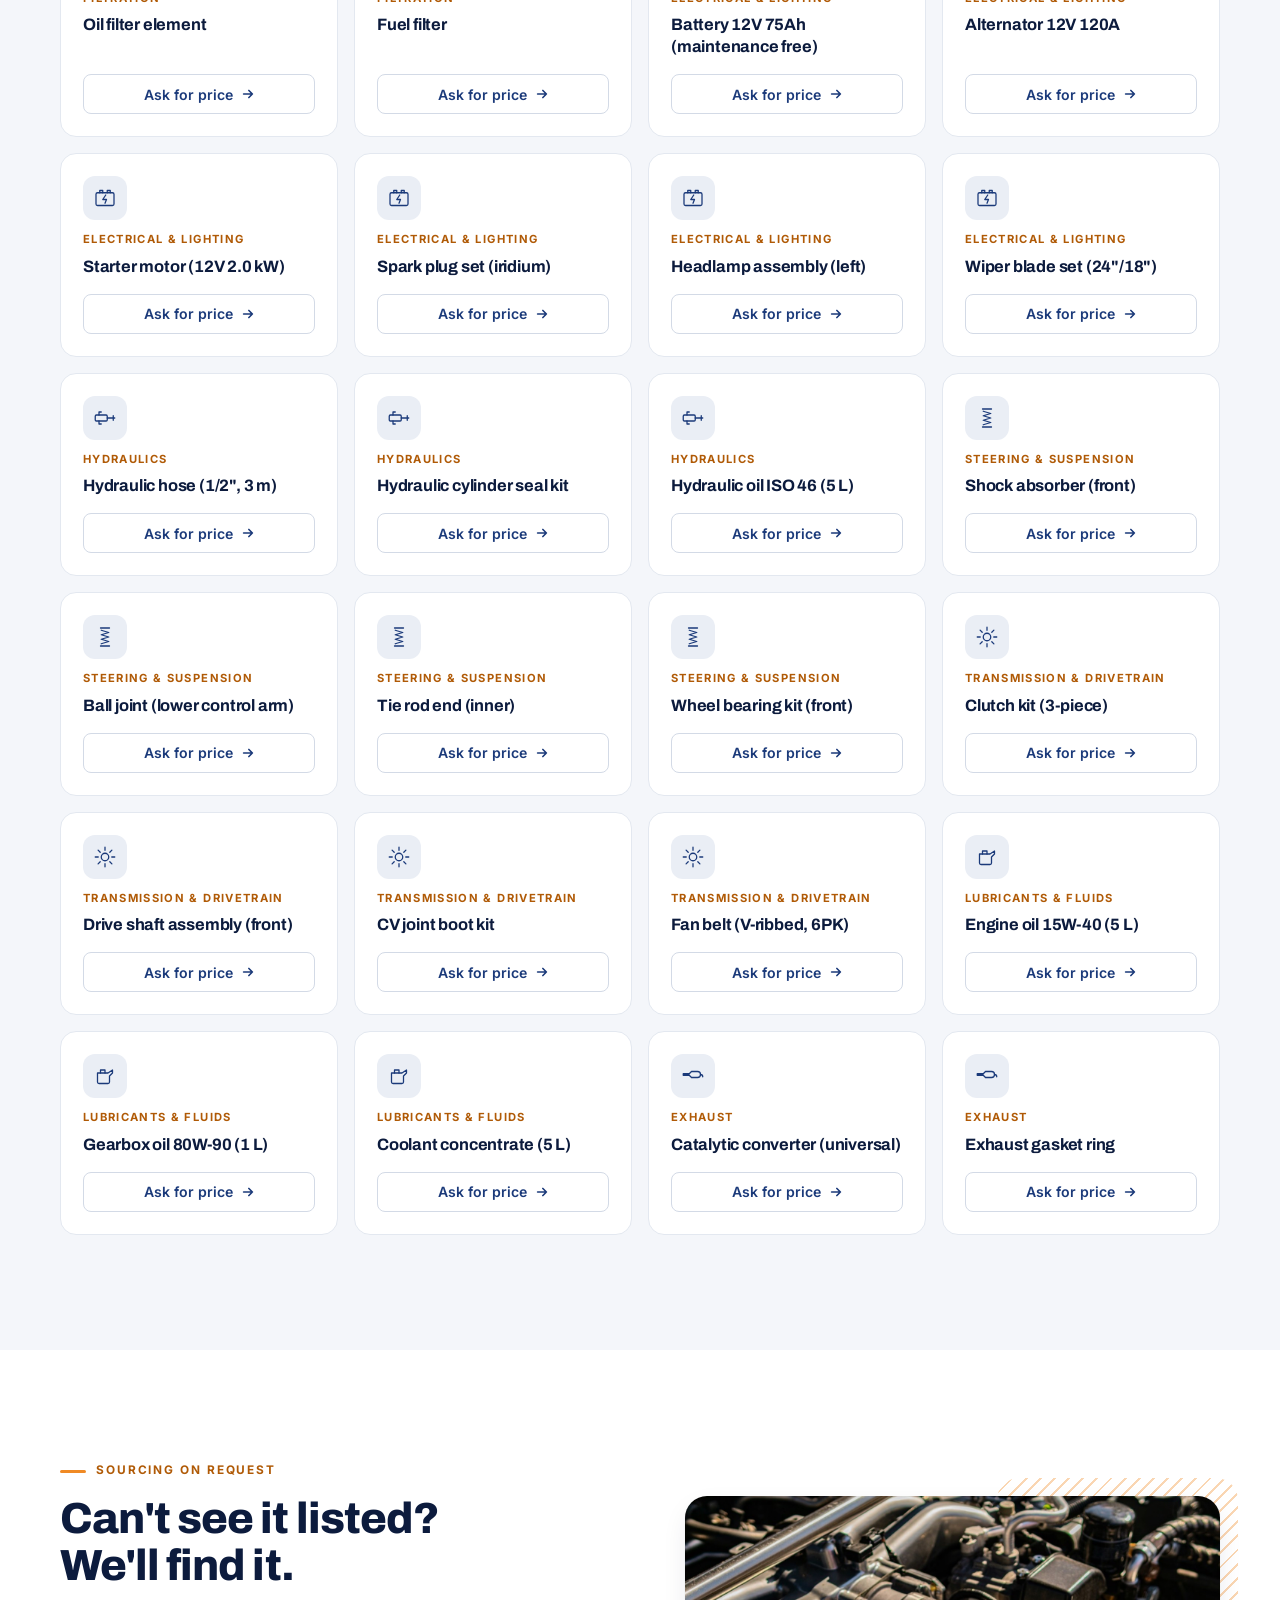
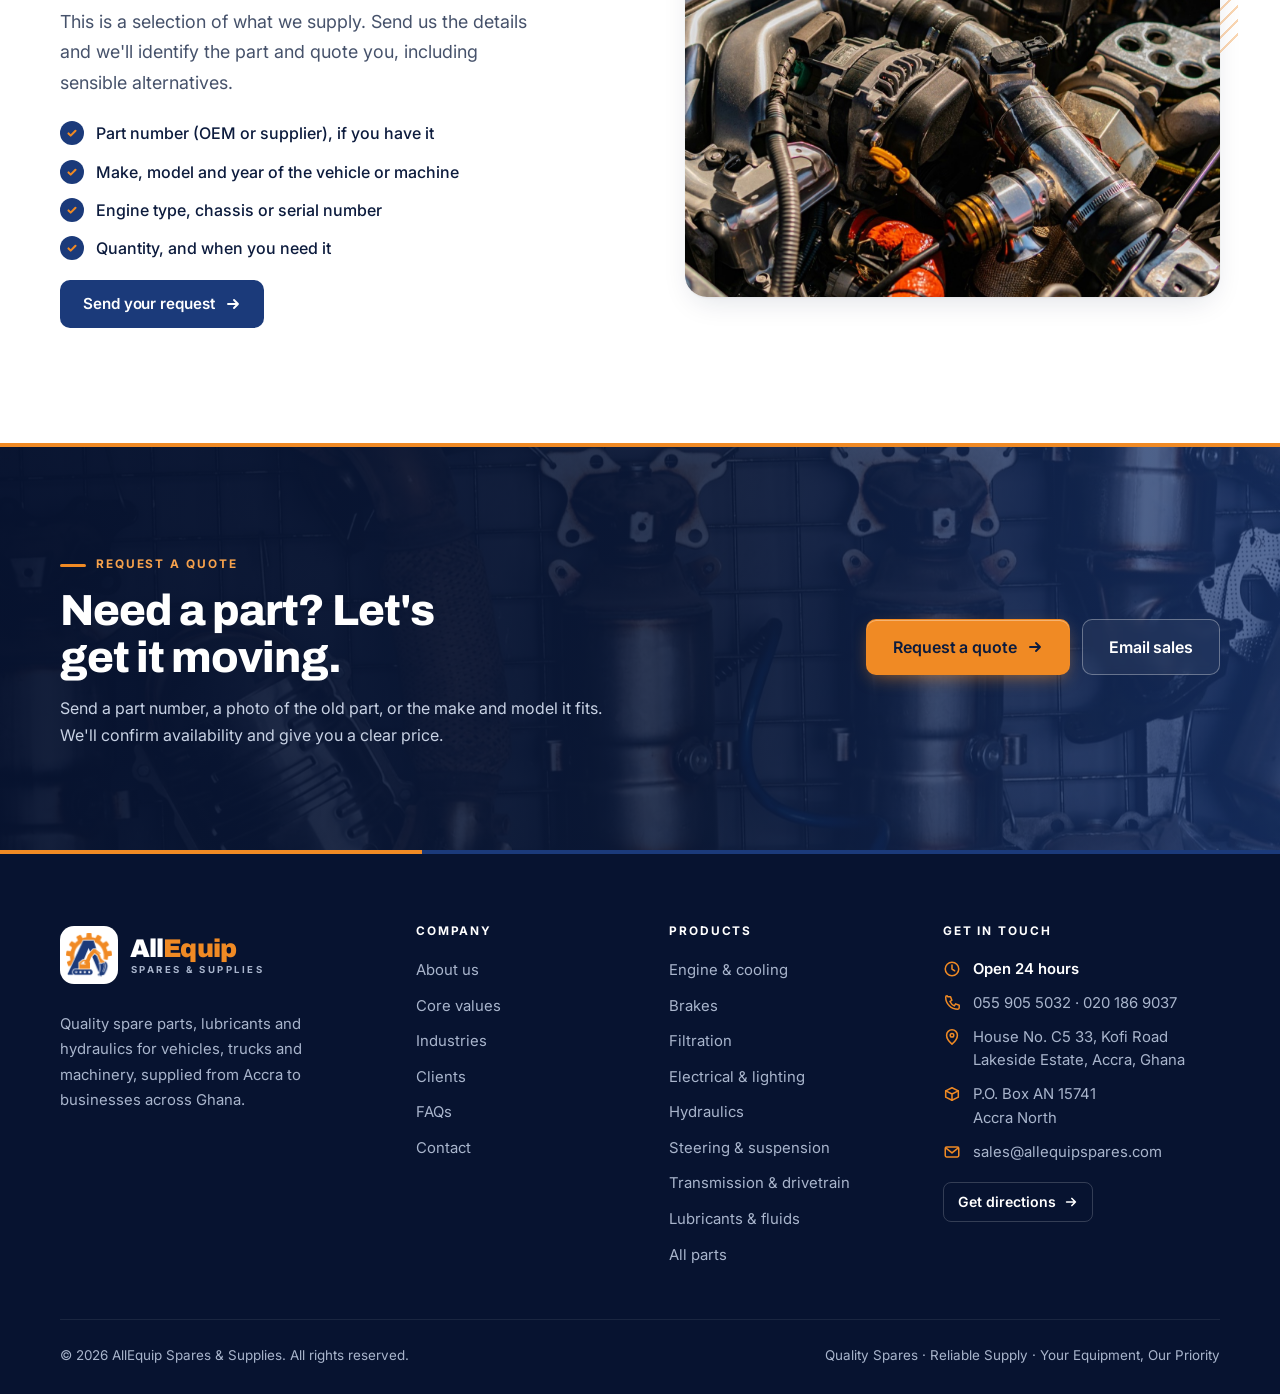
<file: products.html>
<!doctype html>
<html lang="en-GH">
<head>
<meta charset="utf-8">
<meta name="viewport" content="width=device-width, initial-scale=1">
<title>Products | AllEquip Spares &amp; Supplies</title>
<meta name="description" content="Browse engine, brake, filtration, electrical, hydraulic, steering, drivetrain, exhaust parts and lubricants from AllEquip Spares & Supplies, Accra.">
<meta property="og:title" content="Products | AllEquip Spares &amp; Supplies">
<meta property="og:description" content="Browse engine, brake, filtration, electrical, hydraulic, steering, drivetrain, exhaust parts and lubricants from AllEquip Spares & Supplies, Accra.">
<meta property="og:type" content="website">
<meta property="og:image" content="https://creation20.github.io/allequip-website/assets/brand/share.jpg">
<meta name="twitter:card" content="summary_large_image">
<meta name="theme-color" content="#0c1b3d">
<link rel="icon" href="assets/brand/favicon-32.png" sizes="32x32" type="image/png">
<link rel="icon" href="assets/brand/favicon-64.png" sizes="64x64" type="image/png">
<link rel="apple-touch-icon" href="assets/brand/apple-touch-icon.png">
<link rel="preconnect" href="https://fonts.googleapis.com">
<link rel="preconnect" href="https://fonts.gstatic.com" crossorigin>
<link href="https://fonts.googleapis.com/css2?family=Archivo:wght@600;700;800;900&amp;family=Inter:wght@400;500;600;700&amp;display=swap" rel="stylesheet">
<link rel="stylesheet" href="assets/styles.css">
</head>
<body>
<a class="skip" href="#main">Skip to content</a>
<div class="topbar">
  <div class="wrap">
    <div class="topbar-items">
      <a href="mailto:sales@allequipspares.com"><svg viewBox="0 0 20 20" fill="none" stroke="currentColor" stroke-width="1.7" stroke-linecap="round" stroke-linejoin="round" aria-hidden="true"><rect x="2.5" y="4.5" width="15" height="11" rx="1.5"/><path d="m3 5.5 7 5.5 7-5.5"/></svg>sales@allequipspares.com</a>
      <a href="tel:+233559055032"><svg viewBox="0 0 20 20" fill="none" stroke="currentColor" stroke-width="1.7" stroke-linecap="round" stroke-linejoin="round" aria-hidden="true"><path d="M5.4 3h3l1.4 4-2.1 1.3a11 11 0 0 0 4.9 4.9L14 11l4 1.4v3a1.5 1.5 0 0 1-1.5 1.5A13.5 13.5 0 0 1 3 3.5 1.5 1.5 0 0 1 4.5 2Z"/></svg>055 905 5032</a>
      <a class="hide-sm" href="https://www.google.com/maps/search/?api=1&amp;query=Kofi+Road+Lakeside+Estate+Accra+Ghana" target="_blank" rel="noopener"><svg viewBox="0 0 20 20" fill="none" stroke="currentColor" stroke-width="1.7" stroke-linecap="round" stroke-linejoin="round" aria-hidden="true"><path d="M10 18s6-5.2 6-10a6 6 0 1 0-12 0c0 4.8 6 10 6 10Z"/><circle cx="10" cy="8" r="2"/></svg>Lakeside Estate, Accra</a>
    </div>
    <div class="topbar-items"><span class="open-now"><svg viewBox="0 0 20 20" fill="none" stroke="currentColor" stroke-width="1.7" stroke-linecap="round" stroke-linejoin="round" aria-hidden="true"><circle cx="10" cy="10" r="7.5"/><path d="M10 5.5V10l3 2"/></svg>Open 24 hours</span></div>
  </div>
</div>
<header class="site-header">
  <div class="wrap">
    <a class="brand" href="index.html" aria-label="AllEquip Spares &amp; Supplies, home">
      <img class="brand-mark" src="assets/brand/mark.png" alt="" width="48" height="46">
      <span class="brand-word"><span class="brand-name">All<span>Equip</span></span><span class="brand-tag">Spares &amp; Supplies</span></span>
    </a>
    <button class="menu-toggle" type="button" aria-expanded="false" aria-controls="site-nav">
      <span class="sr-only">Menu</span><span class="menu-bars" aria-hidden="true"><span></span><span></span><span></span></span>
    </button>
    <nav id="site-nav" class="nav" aria-label="Main">
      <ul class="nav-list">
        <li><a class="nav-link" href="index.html">Home</a></li>
        <li><a class="nav-link" href="about.html">About</a></li>
        <li class="has-menu">
          <button class="nav-link nav-trigger" type="button" aria-expanded="false" aria-controls="menu-products" data-current="true">Products <svg viewBox="0 0 20 20" fill="none" stroke="currentColor" stroke-width="1.9" stroke-linecap="round" stroke-linejoin="round" aria-hidden="true"><path d="m5 7.5 5 5 5-5"/></svg></button>
          <div class="menu" id="menu-products">
            <div class="menu-head"><span>Product ranges</span><a href="products.html">View all parts <svg viewBox="0 0 16 16" fill="none" stroke="currentColor" stroke-width="1.9" stroke-linecap="round" stroke-linejoin="round" aria-hidden="true"><path d="M3 8h10M9 4l4 4-4 4"/></svg></a></div>
            <div class="menu-grid"><a href="products.html#engine"><span class="menu-icon"><svg viewBox="0 0 32 32" fill="none" stroke="currentColor" stroke-width="1.7" stroke-linecap="round" stroke-linejoin="round" aria-hidden="true"><rect x="9" y="4" width="14" height="13" rx="2"/><path d="M9 9h14M9 13h14"/><path d="M14 17v4h4v-4"/><circle cx="16" cy="25" r="3"/></svg></span><span><b>Engine &amp; cooling</b><small>Gaskets, timing kits, pumps</small></span></a><a href="products.html#brakes"><span class="menu-icon"><svg viewBox="0 0 32 32" fill="none" stroke="currentColor" stroke-width="1.7" stroke-linecap="round" stroke-linejoin="round" aria-hidden="true"><circle cx="16" cy="16" r="12"/><circle cx="16" cy="16" r="4"/><circle cx="16" cy="8.5" r="1"/><circle cx="23.5" cy="16" r="1"/><circle cx="16" cy="23.5" r="1"/><circle cx="8.5" cy="16" r="1"/><path d="M25 7.5c2 2.2 3 5 3 8.5"/></svg></span><span><b>Brakes</b><small>Pads, discs, calipers, fluid</small></span></a><a href="products.html#filtration"><span class="menu-icon"><svg viewBox="0 0 32 32" fill="none" stroke="currentColor" stroke-width="1.7" stroke-linecap="round" stroke-linejoin="round" aria-hidden="true"><ellipse cx="16" cy="7" rx="9" ry="3"/><path d="M7 7v18c0 1.7 4 3 9 3s9-1.3 9-3V7"/><path d="M11 10.5v14M16 11v15M21 10.5v14"/></svg></span><span><b>Filtration</b><small>Air, oil and fuel filters</small></span></a><a href="products.html#electrical"><span class="menu-icon"><svg viewBox="0 0 32 32" fill="none" stroke="currentColor" stroke-width="1.7" stroke-linecap="round" stroke-linejoin="round" aria-hidden="true"><rect x="4" y="9" width="24" height="17" rx="2"/><path d="M9 9V6h4v3M19 9V6h4v3"/><path d="M17 12l-4 6h5l-2 5"/></svg></span><span><b>Electrical &amp; lighting</b><small>Batteries, alternators, lamps</small></span></a><a href="products.html#hydraulics"><span class="menu-icon"><svg viewBox="0 0 32 32" fill="none" stroke="currentColor" stroke-width="1.7" stroke-linecap="round" stroke-linejoin="round" aria-hidden="true"><rect x="3" y="12" width="16" height="8" rx="1.5"/><path d="M19 16h10M27 13v6"/><path d="M8 12V8h3M8 20v4h3"/></svg></span><span><b>Hydraulics</b><small>Hoses, seal kits, oils</small></span></a><a href="products.html#steering"><span class="menu-icon"><svg viewBox="0 0 32 32" fill="none" stroke="currentColor" stroke-width="1.7" stroke-linecap="round" stroke-linejoin="round" aria-hidden="true"><path d="M10 4h12M10 28h12"/><path d="M11 7l10 3-10 3 10 3-10 3 10 3-10 3"/></svg></span><span><b>Steering &amp; suspension</b><small>Shocks, joints, bearings</small></span></a><a href="products.html#drivetrain"><span class="menu-icon"><svg viewBox="0 0 32 32" fill="none" stroke="currentColor" stroke-width="1.7" stroke-linecap="round" stroke-linejoin="round" aria-hidden="true"><circle cx="16" cy="16" r="5"/><path d="M16 3v4M16 25v4M3 16h4M25 16h4M6.8 6.8l2.8 2.8M22.4 22.4l2.8 2.8M6.8 25.2l2.8-2.8M22.4 9.6l2.8-2.8"/></svg></span><span><b>Transmission &amp; drivetrain</b><small>Clutches, shafts, CV parts</small></span></a><a href="products.html#lubricants"><span class="menu-icon"><svg viewBox="0 0 32 32" fill="none" stroke="currentColor" stroke-width="1.7" stroke-linecap="round" stroke-linejoin="round" aria-hidden="true"><path d="M6 12h14l6-4v4l-4 4v8a2 2 0 0 1-2 2H8a2 2 0 0 1-2-2Z"/><path d="M10 12V8h6v4"/></svg></span><span><b>Lubricants &amp; fluids</b><small>Engine, gear, hydraulic oils</small></span></a><a href="products.html#exhaust"><span class="menu-icon"><svg viewBox="0 0 32 32" fill="none" stroke="currentColor" stroke-width="1.7" stroke-linecap="round" stroke-linejoin="round" aria-hidden="true"><path d="M3 20h14a4 4 0 0 0 4-4v-3h4"/><rect x="21" y="9" width="8" height="8" rx="1.5"/><path d="M3 16h12M6 26c1.5-1 1.5-3 0-4M10 26c1.5-1 1.5-3 0-4"/></svg></span><span><b>Exhaust</b><small>Converters, pipes, gaskets</small></span></a></div>
          </div>
        </li>
        <li><a class="nav-link" href="industries.html">Industries</a></li>
        <li><a class="nav-link" href="contact.html">Contact</a></li>
      </ul>
      <a class="btn btn--primary nav-cta" href="contact.html#quote">Request a quote <svg viewBox="0 0 16 16" fill="none" stroke="currentColor" stroke-width="1.9" stroke-linecap="round" stroke-linejoin="round" aria-hidden="true"><path d="M3 8h10M9 4l4 4-4 4"/></svg></a>
    </nav>
  </div>
</header>
<main id="main">

<section class="page-hero">
  <div class="hero-media"><img src="assets/img/engine.jpg" alt=""></div>
  <div class="wrap">
    <nav class="crumbs" aria-label="Breadcrumb"><a href="index.html">Home</a><span>/</span><span>Products</span></nav>
    <h1>Parts for every system</h1>
    <p class="lead">Search our range or filter by category. Choose <b style="color:#fff">Ask for price</b> on any part and we'll come back with availability and a quote.</p>
  </div>
</section>

<section class="section section--mist">
  <div class="wrap">
    <div class="catalogue-tools">
      <div class="search"><svg viewBox="0 0 20 20" fill="none" stroke="currentColor" stroke-width="1.8" stroke-linecap="round" aria-hidden="true"><circle cx="9" cy="9" r="6"/><path d="M13.5 13.5 17 17"/></svg><label class="sr-only" for="part-search">Search parts</label><input id="part-search" type="search" placeholder="Search parts, e.g. brake pad, alternator, ISO 46"></div>
      <span class="parts-count" id="parts-count" aria-live="polite">36 parts</span>
    </div>
    <div class="filters" role="group" aria-label="Filter by category" style="margin-bottom:28px">
      <button class="filter" type="button" data-filter="all" aria-pressed="true">All</button>
      <button class="filter" type="button" data-filter="engine" aria-pressed="false">Engine &amp; cooling</button><button class="filter" type="button" data-filter="brakes" aria-pressed="false">Brakes</button><button class="filter" type="button" data-filter="filtration" aria-pressed="false">Filtration</button><button class="filter" type="button" data-filter="electrical" aria-pressed="false">Electrical &amp; lighting</button><button class="filter" type="button" data-filter="hydraulics" aria-pressed="false">Hydraulics</button><button class="filter" type="button" data-filter="steering" aria-pressed="false">Steering &amp; suspension</button><button class="filter" type="button" data-filter="drivetrain" aria-pressed="false">Transmission &amp; drivetrain</button><button class="filter" type="button" data-filter="lubricants" aria-pressed="false">Lubricants &amp; fluids</button><button class="filter" type="button" data-filter="exhaust" aria-pressed="false">Exhaust</button>
    </div>
    <div class="parts">
      <article class="part" data-cat="engine" data-text="head gasket set (full) engine &amp; cooling">
        <span class="icon"><svg viewBox="0 0 32 32" fill="none" stroke="currentColor" stroke-width="1.7" stroke-linecap="round" stroke-linejoin="round" aria-hidden="true"><rect x="9" y="4" width="14" height="13" rx="2"/><path d="M9 9h14M9 13h14"/><path d="M14 17v4h4v-4"/><circle cx="16" cy="25" r="3"/></svg></span>
        <span class="tag">Engine &amp; cooling</span>
        <h3>Head gasket set (full)</h3>
        <a class="ask" href="contact.html?part=Head+gasket+set+%28full%29&amp;category=Engine+%26+cooling#quote">Ask for price <svg viewBox="0 0 16 16" fill="none" stroke="currentColor" stroke-width="1.9" stroke-linecap="round" stroke-linejoin="round" aria-hidden="true"><path d="M3 8h10M9 4l4 4-4 4"/></svg></a>
      </article><article class="part" data-cat="engine" data-text="timing belt kit (incl. tensioner) engine &amp; cooling">
        <span class="icon"><svg viewBox="0 0 32 32" fill="none" stroke="currentColor" stroke-width="1.7" stroke-linecap="round" stroke-linejoin="round" aria-hidden="true"><rect x="9" y="4" width="14" height="13" rx="2"/><path d="M9 9h14M9 13h14"/><path d="M14 17v4h4v-4"/><circle cx="16" cy="25" r="3"/></svg></span>
        <span class="tag">Engine &amp; cooling</span>
        <h3>Timing belt kit (incl. tensioner)</h3>
        <a class="ask" href="contact.html?part=Timing+belt+kit+%28incl.+tensioner%29&amp;category=Engine+%26+cooling#quote">Ask for price <svg viewBox="0 0 16 16" fill="none" stroke="currentColor" stroke-width="1.9" stroke-linecap="round" stroke-linejoin="round" aria-hidden="true"><path d="M3 8h10M9 4l4 4-4 4"/></svg></a>
      </article><article class="part" data-cat="engine" data-text="water pump (cast iron housing) engine &amp; cooling">
        <span class="icon"><svg viewBox="0 0 32 32" fill="none" stroke="currentColor" stroke-width="1.7" stroke-linecap="round" stroke-linejoin="round" aria-hidden="true"><rect x="9" y="4" width="14" height="13" rx="2"/><path d="M9 9h14M9 13h14"/><path d="M14 17v4h4v-4"/><circle cx="16" cy="25" r="3"/></svg></span>
        <span class="tag">Engine &amp; cooling</span>
        <h3>Water pump (cast iron housing)</h3>
        <a class="ask" href="contact.html?part=Water+pump+%28cast+iron+housing%29&amp;category=Engine+%26+cooling#quote">Ask for price <svg viewBox="0 0 16 16" fill="none" stroke="currentColor" stroke-width="1.9" stroke-linecap="round" stroke-linejoin="round" aria-hidden="true"><path d="M3 8h10M9 4l4 4-4 4"/></svg></a>
      </article><article class="part" data-cat="engine" data-text="radiator assembly (aluminium) engine &amp; cooling">
        <span class="icon"><svg viewBox="0 0 32 32" fill="none" stroke="currentColor" stroke-width="1.7" stroke-linecap="round" stroke-linejoin="round" aria-hidden="true"><rect x="9" y="4" width="14" height="13" rx="2"/><path d="M9 9h14M9 13h14"/><path d="M14 17v4h4v-4"/><circle cx="16" cy="25" r="3"/></svg></span>
        <span class="tag">Engine &amp; cooling</span>
        <h3>Radiator assembly (aluminium)</h3>
        <a class="ask" href="contact.html?part=Radiator+assembly+%28aluminium%29&amp;category=Engine+%26+cooling#quote">Ask for price <svg viewBox="0 0 16 16" fill="none" stroke="currentColor" stroke-width="1.9" stroke-linecap="round" stroke-linejoin="round" aria-hidden="true"><path d="M3 8h10M9 4l4 4-4 4"/></svg></a>
      </article><article class="part" data-cat="engine" data-text="thermostat housing kit engine &amp; cooling">
        <span class="icon"><svg viewBox="0 0 32 32" fill="none" stroke="currentColor" stroke-width="1.7" stroke-linecap="round" stroke-linejoin="round" aria-hidden="true"><rect x="9" y="4" width="14" height="13" rx="2"/><path d="M9 9h14M9 13h14"/><path d="M14 17v4h4v-4"/><circle cx="16" cy="25" r="3"/></svg></span>
        <span class="tag">Engine &amp; cooling</span>
        <h3>Thermostat housing kit</h3>
        <a class="ask" href="contact.html?part=Thermostat+housing+kit&amp;category=Engine+%26+cooling#quote">Ask for price <svg viewBox="0 0 16 16" fill="none" stroke="currentColor" stroke-width="1.9" stroke-linecap="round" stroke-linejoin="round" aria-hidden="true"><path d="M3 8h10M9 4l4 4-4 4"/></svg></a>
      </article><article class="part" data-cat="engine" data-text="crankshaft oil seal engine &amp; cooling">
        <span class="icon"><svg viewBox="0 0 32 32" fill="none" stroke="currentColor" stroke-width="1.7" stroke-linecap="round" stroke-linejoin="round" aria-hidden="true"><rect x="9" y="4" width="14" height="13" rx="2"/><path d="M9 9h14M9 13h14"/><path d="M14 17v4h4v-4"/><circle cx="16" cy="25" r="3"/></svg></span>
        <span class="tag">Engine &amp; cooling</span>
        <h3>Crankshaft oil seal</h3>
        <a class="ask" href="contact.html?part=Crankshaft+oil+seal&amp;category=Engine+%26+cooling#quote">Ask for price <svg viewBox="0 0 16 16" fill="none" stroke="currentColor" stroke-width="1.9" stroke-linecap="round" stroke-linejoin="round" aria-hidden="true"><path d="M3 8h10M9 4l4 4-4 4"/></svg></a>
      </article><article class="part" data-cat="engine" data-text="fuel pump assembly (diesel) engine &amp; cooling">
        <span class="icon"><svg viewBox="0 0 32 32" fill="none" stroke="currentColor" stroke-width="1.7" stroke-linecap="round" stroke-linejoin="round" aria-hidden="true"><rect x="9" y="4" width="14" height="13" rx="2"/><path d="M9 9h14M9 13h14"/><path d="M14 17v4h4v-4"/><circle cx="16" cy="25" r="3"/></svg></span>
        <span class="tag">Engine &amp; cooling</span>
        <h3>Fuel pump assembly (diesel)</h3>
        <a class="ask" href="contact.html?part=Fuel+pump+assembly+%28diesel%29&amp;category=Engine+%26+cooling#quote">Ask for price <svg viewBox="0 0 16 16" fill="none" stroke="currentColor" stroke-width="1.9" stroke-linecap="round" stroke-linejoin="round" aria-hidden="true"><path d="M3 8h10M9 4l4 4-4 4"/></svg></a>
      </article><article class="part" data-cat="brakes" data-text="brake pad set (front axle) brakes">
        <span class="icon"><svg viewBox="0 0 32 32" fill="none" stroke="currentColor" stroke-width="1.7" stroke-linecap="round" stroke-linejoin="round" aria-hidden="true"><circle cx="16" cy="16" r="12"/><circle cx="16" cy="16" r="4"/><circle cx="16" cy="8.5" r="1"/><circle cx="23.5" cy="16" r="1"/><circle cx="16" cy="23.5" r="1"/><circle cx="8.5" cy="16" r="1"/><path d="M25 7.5c2 2.2 3 5 3 8.5"/></svg></span>
        <span class="tag">Brakes</span>
        <h3>Brake pad set (front axle)</h3>
        <a class="ask" href="contact.html?part=Brake+pad+set+%28front+axle%29&amp;category=Brakes#quote">Ask for price <svg viewBox="0 0 16 16" fill="none" stroke="currentColor" stroke-width="1.9" stroke-linecap="round" stroke-linejoin="round" aria-hidden="true"><path d="M3 8h10M9 4l4 4-4 4"/></svg></a>
      </article><article class="part" data-cat="brakes" data-text="brake disc (ventilated 320 mm) brakes">
        <span class="icon"><svg viewBox="0 0 32 32" fill="none" stroke="currentColor" stroke-width="1.7" stroke-linecap="round" stroke-linejoin="round" aria-hidden="true"><circle cx="16" cy="16" r="12"/><circle cx="16" cy="16" r="4"/><circle cx="16" cy="8.5" r="1"/><circle cx="23.5" cy="16" r="1"/><circle cx="16" cy="23.5" r="1"/><circle cx="8.5" cy="16" r="1"/><path d="M25 7.5c2 2.2 3 5 3 8.5"/></svg></span>
        <span class="tag">Brakes</span>
        <h3>Brake disc (ventilated 320 mm)</h3>
        <a class="ask" href="contact.html?part=Brake+disc+%28ventilated+320+mm%29&amp;category=Brakes#quote">Ask for price <svg viewBox="0 0 16 16" fill="none" stroke="currentColor" stroke-width="1.9" stroke-linecap="round" stroke-linejoin="round" aria-hidden="true"><path d="M3 8h10M9 4l4 4-4 4"/></svg></a>
      </article><article class="part" data-cat="brakes" data-text="brake caliper (rear left) brakes">
        <span class="icon"><svg viewBox="0 0 32 32" fill="none" stroke="currentColor" stroke-width="1.7" stroke-linecap="round" stroke-linejoin="round" aria-hidden="true"><circle cx="16" cy="16" r="12"/><circle cx="16" cy="16" r="4"/><circle cx="16" cy="8.5" r="1"/><circle cx="23.5" cy="16" r="1"/><circle cx="16" cy="23.5" r="1"/><circle cx="8.5" cy="16" r="1"/><path d="M25 7.5c2 2.2 3 5 3 8.5"/></svg></span>
        <span class="tag">Brakes</span>
        <h3>Brake caliper (rear left)</h3>
        <a class="ask" href="contact.html?part=Brake+caliper+%28rear+left%29&amp;category=Brakes#quote">Ask for price <svg viewBox="0 0 16 16" fill="none" stroke="currentColor" stroke-width="1.9" stroke-linecap="round" stroke-linejoin="round" aria-hidden="true"><path d="M3 8h10M9 4l4 4-4 4"/></svg></a>
      </article><article class="part" data-cat="brakes" data-text="brake fluid dot 4 (1 l) brakes">
        <span class="icon"><svg viewBox="0 0 32 32" fill="none" stroke="currentColor" stroke-width="1.7" stroke-linecap="round" stroke-linejoin="round" aria-hidden="true"><circle cx="16" cy="16" r="12"/><circle cx="16" cy="16" r="4"/><circle cx="16" cy="8.5" r="1"/><circle cx="23.5" cy="16" r="1"/><circle cx="16" cy="23.5" r="1"/><circle cx="8.5" cy="16" r="1"/><path d="M25 7.5c2 2.2 3 5 3 8.5"/></svg></span>
        <span class="tag">Brakes</span>
        <h3>Brake fluid DOT 4 (1 L)</h3>
        <a class="ask" href="contact.html?part=Brake+fluid+DOT+4+%281+L%29&amp;category=Brakes#quote">Ask for price <svg viewBox="0 0 16 16" fill="none" stroke="currentColor" stroke-width="1.9" stroke-linecap="round" stroke-linejoin="round" aria-hidden="true"><path d="M3 8h10M9 4l4 4-4 4"/></svg></a>
      </article><article class="part" data-cat="filtration" data-text="air filter (heavy duty) filtration">
        <span class="icon"><svg viewBox="0 0 32 32" fill="none" stroke="currentColor" stroke-width="1.7" stroke-linecap="round" stroke-linejoin="round" aria-hidden="true"><ellipse cx="16" cy="7" rx="9" ry="3"/><path d="M7 7v18c0 1.7 4 3 9 3s9-1.3 9-3V7"/><path d="M11 10.5v14M16 11v15M21 10.5v14"/></svg></span>
        <span class="tag">Filtration</span>
        <h3>Air filter (heavy duty)</h3>
        <a class="ask" href="contact.html?part=Air+filter+%28heavy+duty%29&amp;category=Filtration#quote">Ask for price <svg viewBox="0 0 16 16" fill="none" stroke="currentColor" stroke-width="1.9" stroke-linecap="round" stroke-linejoin="round" aria-hidden="true"><path d="M3 8h10M9 4l4 4-4 4"/></svg></a>
      </article><article class="part" data-cat="filtration" data-text="oil filter element filtration">
        <span class="icon"><svg viewBox="0 0 32 32" fill="none" stroke="currentColor" stroke-width="1.7" stroke-linecap="round" stroke-linejoin="round" aria-hidden="true"><ellipse cx="16" cy="7" rx="9" ry="3"/><path d="M7 7v18c0 1.7 4 3 9 3s9-1.3 9-3V7"/><path d="M11 10.5v14M16 11v15M21 10.5v14"/></svg></span>
        <span class="tag">Filtration</span>
        <h3>Oil filter element</h3>
        <a class="ask" href="contact.html?part=Oil+filter+element&amp;category=Filtration#quote">Ask for price <svg viewBox="0 0 16 16" fill="none" stroke="currentColor" stroke-width="1.9" stroke-linecap="round" stroke-linejoin="round" aria-hidden="true"><path d="M3 8h10M9 4l4 4-4 4"/></svg></a>
      </article><article class="part" data-cat="filtration" data-text="fuel filter filtration">
        <span class="icon"><svg viewBox="0 0 32 32" fill="none" stroke="currentColor" stroke-width="1.7" stroke-linecap="round" stroke-linejoin="round" aria-hidden="true"><ellipse cx="16" cy="7" rx="9" ry="3"/><path d="M7 7v18c0 1.7 4 3 9 3s9-1.3 9-3V7"/><path d="M11 10.5v14M16 11v15M21 10.5v14"/></svg></span>
        <span class="tag">Filtration</span>
        <h3>Fuel filter</h3>
        <a class="ask" href="contact.html?part=Fuel+filter&amp;category=Filtration#quote">Ask for price <svg viewBox="0 0 16 16" fill="none" stroke="currentColor" stroke-width="1.9" stroke-linecap="round" stroke-linejoin="round" aria-hidden="true"><path d="M3 8h10M9 4l4 4-4 4"/></svg></a>
      </article><article class="part" data-cat="electrical" data-text="battery 12v 75ah (maintenance free) electrical &amp; lighting">
        <span class="icon"><svg viewBox="0 0 32 32" fill="none" stroke="currentColor" stroke-width="1.7" stroke-linecap="round" stroke-linejoin="round" aria-hidden="true"><rect x="4" y="9" width="24" height="17" rx="2"/><path d="M9 9V6h4v3M19 9V6h4v3"/><path d="M17 12l-4 6h5l-2 5"/></svg></span>
        <span class="tag">Electrical &amp; lighting</span>
        <h3>Battery 12V 75Ah (maintenance free)</h3>
        <a class="ask" href="contact.html?part=Battery+12V+75Ah+%28maintenance+free%29&amp;category=Electrical+%26+lighting#quote">Ask for price <svg viewBox="0 0 16 16" fill="none" stroke="currentColor" stroke-width="1.9" stroke-linecap="round" stroke-linejoin="round" aria-hidden="true"><path d="M3 8h10M9 4l4 4-4 4"/></svg></a>
      </article><article class="part" data-cat="electrical" data-text="alternator 12v 120a electrical &amp; lighting">
        <span class="icon"><svg viewBox="0 0 32 32" fill="none" stroke="currentColor" stroke-width="1.7" stroke-linecap="round" stroke-linejoin="round" aria-hidden="true"><rect x="4" y="9" width="24" height="17" rx="2"/><path d="M9 9V6h4v3M19 9V6h4v3"/><path d="M17 12l-4 6h5l-2 5"/></svg></span>
        <span class="tag">Electrical &amp; lighting</span>
        <h3>Alternator 12V 120A</h3>
        <a class="ask" href="contact.html?part=Alternator+12V+120A&amp;category=Electrical+%26+lighting#quote">Ask for price <svg viewBox="0 0 16 16" fill="none" stroke="currentColor" stroke-width="1.9" stroke-linecap="round" stroke-linejoin="round" aria-hidden="true"><path d="M3 8h10M9 4l4 4-4 4"/></svg></a>
      </article><article class="part" data-cat="electrical" data-text="starter motor (12v 2.0 kw) electrical &amp; lighting">
        <span class="icon"><svg viewBox="0 0 32 32" fill="none" stroke="currentColor" stroke-width="1.7" stroke-linecap="round" stroke-linejoin="round" aria-hidden="true"><rect x="4" y="9" width="24" height="17" rx="2"/><path d="M9 9V6h4v3M19 9V6h4v3"/><path d="M17 12l-4 6h5l-2 5"/></svg></span>
        <span class="tag">Electrical &amp; lighting</span>
        <h3>Starter motor (12V 2.0 kW)</h3>
        <a class="ask" href="contact.html?part=Starter+motor+%2812V+2.0+kW%29&amp;category=Electrical+%26+lighting#quote">Ask for price <svg viewBox="0 0 16 16" fill="none" stroke="currentColor" stroke-width="1.9" stroke-linecap="round" stroke-linejoin="round" aria-hidden="true"><path d="M3 8h10M9 4l4 4-4 4"/></svg></a>
      </article><article class="part" data-cat="electrical" data-text="spark plug set (iridium) electrical &amp; lighting">
        <span class="icon"><svg viewBox="0 0 32 32" fill="none" stroke="currentColor" stroke-width="1.7" stroke-linecap="round" stroke-linejoin="round" aria-hidden="true"><rect x="4" y="9" width="24" height="17" rx="2"/><path d="M9 9V6h4v3M19 9V6h4v3"/><path d="M17 12l-4 6h5l-2 5"/></svg></span>
        <span class="tag">Electrical &amp; lighting</span>
        <h3>Spark plug set (iridium)</h3>
        <a class="ask" href="contact.html?part=Spark+plug+set+%28iridium%29&amp;category=Electrical+%26+lighting#quote">Ask for price <svg viewBox="0 0 16 16" fill="none" stroke="currentColor" stroke-width="1.9" stroke-linecap="round" stroke-linejoin="round" aria-hidden="true"><path d="M3 8h10M9 4l4 4-4 4"/></svg></a>
      </article><article class="part" data-cat="electrical" data-text="headlamp assembly (left) electrical &amp; lighting">
        <span class="icon"><svg viewBox="0 0 32 32" fill="none" stroke="currentColor" stroke-width="1.7" stroke-linecap="round" stroke-linejoin="round" aria-hidden="true"><rect x="4" y="9" width="24" height="17" rx="2"/><path d="M9 9V6h4v3M19 9V6h4v3"/><path d="M17 12l-4 6h5l-2 5"/></svg></span>
        <span class="tag">Electrical &amp; lighting</span>
        <h3>Headlamp assembly (left)</h3>
        <a class="ask" href="contact.html?part=Headlamp+assembly+%28left%29&amp;category=Electrical+%26+lighting#quote">Ask for price <svg viewBox="0 0 16 16" fill="none" stroke="currentColor" stroke-width="1.9" stroke-linecap="round" stroke-linejoin="round" aria-hidden="true"><path d="M3 8h10M9 4l4 4-4 4"/></svg></a>
      </article><article class="part" data-cat="electrical" data-text="wiper blade set (24&quot;/18&quot;) electrical &amp; lighting">
        <span class="icon"><svg viewBox="0 0 32 32" fill="none" stroke="currentColor" stroke-width="1.7" stroke-linecap="round" stroke-linejoin="round" aria-hidden="true"><rect x="4" y="9" width="24" height="17" rx="2"/><path d="M9 9V6h4v3M19 9V6h4v3"/><path d="M17 12l-4 6h5l-2 5"/></svg></span>
        <span class="tag">Electrical &amp; lighting</span>
        <h3>Wiper blade set (24&quot;/18&quot;)</h3>
        <a class="ask" href="contact.html?part=Wiper+blade+set+%2824%22%2F18%22%29&amp;category=Electrical+%26+lighting#quote">Ask for price <svg viewBox="0 0 16 16" fill="none" stroke="currentColor" stroke-width="1.9" stroke-linecap="round" stroke-linejoin="round" aria-hidden="true"><path d="M3 8h10M9 4l4 4-4 4"/></svg></a>
      </article><article class="part" data-cat="hydraulics" data-text="hydraulic hose (1/2&quot;, 3 m) hydraulics">
        <span class="icon"><svg viewBox="0 0 32 32" fill="none" stroke="currentColor" stroke-width="1.7" stroke-linecap="round" stroke-linejoin="round" aria-hidden="true"><rect x="3" y="12" width="16" height="8" rx="1.5"/><path d="M19 16h10M27 13v6"/><path d="M8 12V8h3M8 20v4h3"/></svg></span>
        <span class="tag">Hydraulics</span>
        <h3>Hydraulic hose (1/2&quot;, 3 m)</h3>
        <a class="ask" href="contact.html?part=Hydraulic+hose+%281%2F2%22%2C+3+m%29&amp;category=Hydraulics#quote">Ask for price <svg viewBox="0 0 16 16" fill="none" stroke="currentColor" stroke-width="1.9" stroke-linecap="round" stroke-linejoin="round" aria-hidden="true"><path d="M3 8h10M9 4l4 4-4 4"/></svg></a>
      </article><article class="part" data-cat="hydraulics" data-text="hydraulic cylinder seal kit hydraulics">
        <span class="icon"><svg viewBox="0 0 32 32" fill="none" stroke="currentColor" stroke-width="1.7" stroke-linecap="round" stroke-linejoin="round" aria-hidden="true"><rect x="3" y="12" width="16" height="8" rx="1.5"/><path d="M19 16h10M27 13v6"/><path d="M8 12V8h3M8 20v4h3"/></svg></span>
        <span class="tag">Hydraulics</span>
        <h3>Hydraulic cylinder seal kit</h3>
        <a class="ask" href="contact.html?part=Hydraulic+cylinder+seal+kit&amp;category=Hydraulics#quote">Ask for price <svg viewBox="0 0 16 16" fill="none" stroke="currentColor" stroke-width="1.9" stroke-linecap="round" stroke-linejoin="round" aria-hidden="true"><path d="M3 8h10M9 4l4 4-4 4"/></svg></a>
      </article><article class="part" data-cat="hydraulics" data-text="hydraulic oil iso 46 (5 l) hydraulics">
        <span class="icon"><svg viewBox="0 0 32 32" fill="none" stroke="currentColor" stroke-width="1.7" stroke-linecap="round" stroke-linejoin="round" aria-hidden="true"><rect x="3" y="12" width="16" height="8" rx="1.5"/><path d="M19 16h10M27 13v6"/><path d="M8 12V8h3M8 20v4h3"/></svg></span>
        <span class="tag">Hydraulics</span>
        <h3>Hydraulic oil ISO 46 (5 L)</h3>
        <a class="ask" href="contact.html?part=Hydraulic+oil+ISO+46+%285+L%29&amp;category=Hydraulics#quote">Ask for price <svg viewBox="0 0 16 16" fill="none" stroke="currentColor" stroke-width="1.9" stroke-linecap="round" stroke-linejoin="round" aria-hidden="true"><path d="M3 8h10M9 4l4 4-4 4"/></svg></a>
      </article><article class="part" data-cat="steering" data-text="shock absorber (front) steering &amp; suspension">
        <span class="icon"><svg viewBox="0 0 32 32" fill="none" stroke="currentColor" stroke-width="1.7" stroke-linecap="round" stroke-linejoin="round" aria-hidden="true"><path d="M10 4h12M10 28h12"/><path d="M11 7l10 3-10 3 10 3-10 3 10 3-10 3"/></svg></span>
        <span class="tag">Steering &amp; suspension</span>
        <h3>Shock absorber (front)</h3>
        <a class="ask" href="contact.html?part=Shock+absorber+%28front%29&amp;category=Steering+%26+suspension#quote">Ask for price <svg viewBox="0 0 16 16" fill="none" stroke="currentColor" stroke-width="1.9" stroke-linecap="round" stroke-linejoin="round" aria-hidden="true"><path d="M3 8h10M9 4l4 4-4 4"/></svg></a>
      </article><article class="part" data-cat="steering" data-text="ball joint (lower control arm) steering &amp; suspension">
        <span class="icon"><svg viewBox="0 0 32 32" fill="none" stroke="currentColor" stroke-width="1.7" stroke-linecap="round" stroke-linejoin="round" aria-hidden="true"><path d="M10 4h12M10 28h12"/><path d="M11 7l10 3-10 3 10 3-10 3 10 3-10 3"/></svg></span>
        <span class="tag">Steering &amp; suspension</span>
        <h3>Ball joint (lower control arm)</h3>
        <a class="ask" href="contact.html?part=Ball+joint+%28lower+control+arm%29&amp;category=Steering+%26+suspension#quote">Ask for price <svg viewBox="0 0 16 16" fill="none" stroke="currentColor" stroke-width="1.9" stroke-linecap="round" stroke-linejoin="round" aria-hidden="true"><path d="M3 8h10M9 4l4 4-4 4"/></svg></a>
      </article><article class="part" data-cat="steering" data-text="tie rod end (inner) steering &amp; suspension">
        <span class="icon"><svg viewBox="0 0 32 32" fill="none" stroke="currentColor" stroke-width="1.7" stroke-linecap="round" stroke-linejoin="round" aria-hidden="true"><path d="M10 4h12M10 28h12"/><path d="M11 7l10 3-10 3 10 3-10 3 10 3-10 3"/></svg></span>
        <span class="tag">Steering &amp; suspension</span>
        <h3>Tie rod end (inner)</h3>
        <a class="ask" href="contact.html?part=Tie+rod+end+%28inner%29&amp;category=Steering+%26+suspension#quote">Ask for price <svg viewBox="0 0 16 16" fill="none" stroke="currentColor" stroke-width="1.9" stroke-linecap="round" stroke-linejoin="round" aria-hidden="true"><path d="M3 8h10M9 4l4 4-4 4"/></svg></a>
      </article><article class="part" data-cat="steering" data-text="wheel bearing kit (front) steering &amp; suspension">
        <span class="icon"><svg viewBox="0 0 32 32" fill="none" stroke="currentColor" stroke-width="1.7" stroke-linecap="round" stroke-linejoin="round" aria-hidden="true"><path d="M10 4h12M10 28h12"/><path d="M11 7l10 3-10 3 10 3-10 3 10 3-10 3"/></svg></span>
        <span class="tag">Steering &amp; suspension</span>
        <h3>Wheel bearing kit (front)</h3>
        <a class="ask" href="contact.html?part=Wheel+bearing+kit+%28front%29&amp;category=Steering+%26+suspension#quote">Ask for price <svg viewBox="0 0 16 16" fill="none" stroke="currentColor" stroke-width="1.9" stroke-linecap="round" stroke-linejoin="round" aria-hidden="true"><path d="M3 8h10M9 4l4 4-4 4"/></svg></a>
      </article><article class="part" data-cat="drivetrain" data-text="clutch kit (3-piece) transmission &amp; drivetrain">
        <span class="icon"><svg viewBox="0 0 32 32" fill="none" stroke="currentColor" stroke-width="1.7" stroke-linecap="round" stroke-linejoin="round" aria-hidden="true"><circle cx="16" cy="16" r="5"/><path d="M16 3v4M16 25v4M3 16h4M25 16h4M6.8 6.8l2.8 2.8M22.4 22.4l2.8 2.8M6.8 25.2l2.8-2.8M22.4 9.6l2.8-2.8"/></svg></span>
        <span class="tag">Transmission &amp; drivetrain</span>
        <h3>Clutch kit (3-piece)</h3>
        <a class="ask" href="contact.html?part=Clutch+kit+%283-piece%29&amp;category=Transmission+%26+drivetrain#quote">Ask for price <svg viewBox="0 0 16 16" fill="none" stroke="currentColor" stroke-width="1.9" stroke-linecap="round" stroke-linejoin="round" aria-hidden="true"><path d="M3 8h10M9 4l4 4-4 4"/></svg></a>
      </article><article class="part" data-cat="drivetrain" data-text="drive shaft assembly (front) transmission &amp; drivetrain">
        <span class="icon"><svg viewBox="0 0 32 32" fill="none" stroke="currentColor" stroke-width="1.7" stroke-linecap="round" stroke-linejoin="round" aria-hidden="true"><circle cx="16" cy="16" r="5"/><path d="M16 3v4M16 25v4M3 16h4M25 16h4M6.8 6.8l2.8 2.8M22.4 22.4l2.8 2.8M6.8 25.2l2.8-2.8M22.4 9.6l2.8-2.8"/></svg></span>
        <span class="tag">Transmission &amp; drivetrain</span>
        <h3>Drive shaft assembly (front)</h3>
        <a class="ask" href="contact.html?part=Drive+shaft+assembly+%28front%29&amp;category=Transmission+%26+drivetrain#quote">Ask for price <svg viewBox="0 0 16 16" fill="none" stroke="currentColor" stroke-width="1.9" stroke-linecap="round" stroke-linejoin="round" aria-hidden="true"><path d="M3 8h10M9 4l4 4-4 4"/></svg></a>
      </article><article class="part" data-cat="drivetrain" data-text="cv joint boot kit transmission &amp; drivetrain">
        <span class="icon"><svg viewBox="0 0 32 32" fill="none" stroke="currentColor" stroke-width="1.7" stroke-linecap="round" stroke-linejoin="round" aria-hidden="true"><circle cx="16" cy="16" r="5"/><path d="M16 3v4M16 25v4M3 16h4M25 16h4M6.8 6.8l2.8 2.8M22.4 22.4l2.8 2.8M6.8 25.2l2.8-2.8M22.4 9.6l2.8-2.8"/></svg></span>
        <span class="tag">Transmission &amp; drivetrain</span>
        <h3>CV joint boot kit</h3>
        <a class="ask" href="contact.html?part=CV+joint+boot+kit&amp;category=Transmission+%26+drivetrain#quote">Ask for price <svg viewBox="0 0 16 16" fill="none" stroke="currentColor" stroke-width="1.9" stroke-linecap="round" stroke-linejoin="round" aria-hidden="true"><path d="M3 8h10M9 4l4 4-4 4"/></svg></a>
      </article><article class="part" data-cat="drivetrain" data-text="fan belt (v-ribbed, 6pk) transmission &amp; drivetrain">
        <span class="icon"><svg viewBox="0 0 32 32" fill="none" stroke="currentColor" stroke-width="1.7" stroke-linecap="round" stroke-linejoin="round" aria-hidden="true"><circle cx="16" cy="16" r="5"/><path d="M16 3v4M16 25v4M3 16h4M25 16h4M6.8 6.8l2.8 2.8M22.4 22.4l2.8 2.8M6.8 25.2l2.8-2.8M22.4 9.6l2.8-2.8"/></svg></span>
        <span class="tag">Transmission &amp; drivetrain</span>
        <h3>Fan belt (V-ribbed, 6PK)</h3>
        <a class="ask" href="contact.html?part=Fan+belt+%28V-ribbed%2C+6PK%29&amp;category=Transmission+%26+drivetrain#quote">Ask for price <svg viewBox="0 0 16 16" fill="none" stroke="currentColor" stroke-width="1.9" stroke-linecap="round" stroke-linejoin="round" aria-hidden="true"><path d="M3 8h10M9 4l4 4-4 4"/></svg></a>
      </article><article class="part" data-cat="lubricants" data-text="engine oil 15w-40 (5 l) lubricants &amp; fluids">
        <span class="icon"><svg viewBox="0 0 32 32" fill="none" stroke="currentColor" stroke-width="1.7" stroke-linecap="round" stroke-linejoin="round" aria-hidden="true"><path d="M6 12h14l6-4v4l-4 4v8a2 2 0 0 1-2 2H8a2 2 0 0 1-2-2Z"/><path d="M10 12V8h6v4"/></svg></span>
        <span class="tag">Lubricants &amp; fluids</span>
        <h3>Engine oil 15W-40 (5 L)</h3>
        <a class="ask" href="contact.html?part=Engine+oil+15W-40+%285+L%29&amp;category=Lubricants+%26+fluids#quote">Ask for price <svg viewBox="0 0 16 16" fill="none" stroke="currentColor" stroke-width="1.9" stroke-linecap="round" stroke-linejoin="round" aria-hidden="true"><path d="M3 8h10M9 4l4 4-4 4"/></svg></a>
      </article><article class="part" data-cat="lubricants" data-text="gearbox oil 80w-90 (1 l) lubricants &amp; fluids">
        <span class="icon"><svg viewBox="0 0 32 32" fill="none" stroke="currentColor" stroke-width="1.7" stroke-linecap="round" stroke-linejoin="round" aria-hidden="true"><path d="M6 12h14l6-4v4l-4 4v8a2 2 0 0 1-2 2H8a2 2 0 0 1-2-2Z"/><path d="M10 12V8h6v4"/></svg></span>
        <span class="tag">Lubricants &amp; fluids</span>
        <h3>Gearbox oil 80W-90 (1 L)</h3>
        <a class="ask" href="contact.html?part=Gearbox+oil+80W-90+%281+L%29&amp;category=Lubricants+%26+fluids#quote">Ask for price <svg viewBox="0 0 16 16" fill="none" stroke="currentColor" stroke-width="1.9" stroke-linecap="round" stroke-linejoin="round" aria-hidden="true"><path d="M3 8h10M9 4l4 4-4 4"/></svg></a>
      </article><article class="part" data-cat="lubricants" data-text="coolant concentrate (5 l) lubricants &amp; fluids">
        <span class="icon"><svg viewBox="0 0 32 32" fill="none" stroke="currentColor" stroke-width="1.7" stroke-linecap="round" stroke-linejoin="round" aria-hidden="true"><path d="M6 12h14l6-4v4l-4 4v8a2 2 0 0 1-2 2H8a2 2 0 0 1-2-2Z"/><path d="M10 12V8h6v4"/></svg></span>
        <span class="tag">Lubricants &amp; fluids</span>
        <h3>Coolant concentrate (5 L)</h3>
        <a class="ask" href="contact.html?part=Coolant+concentrate+%285+L%29&amp;category=Lubricants+%26+fluids#quote">Ask for price <svg viewBox="0 0 16 16" fill="none" stroke="currentColor" stroke-width="1.9" stroke-linecap="round" stroke-linejoin="round" aria-hidden="true"><path d="M3 8h10M9 4l4 4-4 4"/></svg></a>
      </article><article class="part" data-cat="exhaust" data-text="catalytic converter (universal) exhaust">
        <span class="icon"><svg viewBox="0 0 32 32" fill="none" stroke="currentColor" stroke-width="1.7" stroke-linecap="round" stroke-linejoin="round" aria-hidden="true"><path d="M3 13h8l3-3h8a4 4 0 0 1 0 8h-8l-3-3H3z"/><path d="M26 14c2 0 3 1 3 3"/></svg></span>
        <span class="tag">Exhaust</span>
        <h3>Catalytic converter (universal)</h3>
        <a class="ask" href="contact.html?part=Catalytic+converter+%28universal%29&amp;category=Exhaust#quote">Ask for price <svg viewBox="0 0 16 16" fill="none" stroke="currentColor" stroke-width="1.9" stroke-linecap="round" stroke-linejoin="round" aria-hidden="true"><path d="M3 8h10M9 4l4 4-4 4"/></svg></a>
      </article><article class="part" data-cat="exhaust" data-text="exhaust gasket ring exhaust">
        <span class="icon"><svg viewBox="0 0 32 32" fill="none" stroke="currentColor" stroke-width="1.7" stroke-linecap="round" stroke-linejoin="round" aria-hidden="true"><path d="M3 13h8l3-3h8a4 4 0 0 1 0 8h-8l-3-3H3z"/><path d="M26 14c2 0 3 1 3 3"/></svg></span>
        <span class="tag">Exhaust</span>
        <h3>Exhaust gasket ring</h3>
        <a class="ask" href="contact.html?part=Exhaust+gasket+ring&amp;category=Exhaust#quote">Ask for price <svg viewBox="0 0 16 16" fill="none" stroke="currentColor" stroke-width="1.9" stroke-linecap="round" stroke-linejoin="round" aria-hidden="true"><path d="M3 8h10M9 4l4 4-4 4"/></svg></a>
      </article>
    </div>
    <p class="parts-empty" id="parts-empty" hidden>No parts match that search. <a class="text-link" href="contact.html#quote">Ask us anyway</a>: we source parts on request.</p>
  </div>
</section>

<section class="section" aria-labelledby="source-title">
  <div class="wrap split">
    <div class="prose reveal">
      <p class="eyebrow">Sourcing on request</p>
      <h2 id="source-title">Can't see it listed? We'll find it.</h2>
      <p class="lead">This is a selection of what we supply. Send us the details and we'll identify the part and quote you, including sensible alternatives.</p>
      <ul class="checks">
        <li>Part number (OEM or supplier), if you have it</li>
        <li>Make, model and year of the vehicle or machine</li>
        <li>Engine type, chassis or serial number</li>
        <li>Quantity, and when you need it</li>
      </ul>
      <p><a class="btn btn--dark" href="contact.html#quote">Send your request <svg viewBox="0 0 16 16" fill="none" stroke="currentColor" stroke-width="1.9" stroke-linecap="round" stroke-linejoin="round" aria-hidden="true"><path d="M3 8h10M9 4l4 4-4 4"/></svg></a></p>
    </div>
    <div class="figure figure--wide reveal"><img src="assets/img/hoses.jpg" alt="An engine bay with hoses and components" loading="lazy"></div>
  </div>
</section>
<section class="cta" aria-labelledby="cta-title">
  <div class="hero-media"><img src="assets/img/parts.jpg" alt="" loading="lazy"></div>
  <div class="wrap reveal">
    <div>
      <p class="eyebrow">Request a quote</p>
      <h2 id="cta-title">Need a part? Let's get it moving.</h2>
      <p>Send a part number, a photo of the old part, or the make and model it fits. We'll confirm availability and give you a clear price.</p>
    </div>
    <div class="cta-actions">
      <a class="btn btn--primary" href="contact.html#quote">Request a quote <svg viewBox="0 0 16 16" fill="none" stroke="currentColor" stroke-width="1.9" stroke-linecap="round" stroke-linejoin="round" aria-hidden="true"><path d="M3 8h10M9 4l4 4-4 4"/></svg></a>
      <a class="btn btn--ghost" href="mailto:sales@allequipspares.com">Email sales</a>
    </div>
  </div>
</section>
</main>
<footer class="site-footer">
  <div class="wrap">
    <div class="footer-top">
      <div class="footer-brand">
        <a class="brand brand--inverse" href="index.html" aria-label="AllEquip Spares &amp; Supplies, home">
      <img class="brand-mark" src="assets/brand/mark.png" alt="" width="48" height="46">
      <span class="brand-word"><span class="brand-name">All<span>Equip</span></span><span class="brand-tag">Spares &amp; Supplies</span></span>
    </a>
        <p>Quality spare parts, lubricants and hydraulics for vehicles, trucks and machinery, supplied from Accra to businesses across Ghana.</p>
      </div>
      <div>
        <h3>Company</h3>
        <ul><li><a href="about.html">About us</a></li><li><a href="about.html#values">Core values</a></li><li><a href="industries.html">Industries</a></li><li><a href="industries.html#clients">Clients</a></li><li><a href="index.html#faq">FAQs</a></li><li><a href="contact.html">Contact</a></li></ul>
      </div>
      <div>
        <h3>Products</h3>
        <ul><li><a href="products.html#engine">Engine &amp; cooling</a></li><li><a href="products.html#brakes">Brakes</a></li><li><a href="products.html#filtration">Filtration</a></li><li><a href="products.html#electrical">Electrical &amp; lighting</a></li><li><a href="products.html#hydraulics">Hydraulics</a></li><li><a href="products.html#steering">Steering &amp; suspension</a></li><li><a href="products.html#drivetrain">Transmission &amp; drivetrain</a></li><li><a href="products.html#lubricants">Lubricants &amp; fluids</a></li><li><a href="products.html">All parts</a></li></ul>
      </div>
      <div>
        <h3>Get in touch</h3>
        <ul class="footer-contact">
          <li><svg viewBox="0 0 20 20" fill="none" stroke="currentColor" stroke-width="1.7" stroke-linecap="round" stroke-linejoin="round" aria-hidden="true"><circle cx="10" cy="10" r="7.5"/><path d="M10 5.5V10l3 2"/></svg><span><b class="footer-open">Open 24 hours</b></span></li>
          <li><svg viewBox="0 0 20 20" fill="none" stroke="currentColor" stroke-width="1.7" stroke-linecap="round" stroke-linejoin="round" aria-hidden="true"><path d="M5.4 3h3l1.4 4-2.1 1.3a11 11 0 0 0 4.9 4.9L14 11l4 1.4v3a1.5 1.5 0 0 1-1.5 1.5A13.5 13.5 0 0 1 3 3.5 1.5 1.5 0 0 1 4.5 2Z"/></svg><span><a href="tel:+233559055032">055 905 5032</a> &middot; <a href="tel:+233201869037">020 186 9037</a></span></li>
          <li><svg viewBox="0 0 20 20" fill="none" stroke="currentColor" stroke-width="1.7" stroke-linecap="round" stroke-linejoin="round" aria-hidden="true"><path d="M10 18s6-5.2 6-10a6 6 0 1 0-12 0c0 4.8 6 10 6 10Z"/><circle cx="10" cy="8" r="2"/></svg><span>House No. C5 33, Kofi Road<br>Lakeside Estate, Accra, Ghana</span></li>
          <li><svg viewBox="0 0 20 20" fill="none" stroke="currentColor" stroke-width="1.7" stroke-linecap="round" stroke-linejoin="round" aria-hidden="true"><path d="M3 6.5 10 3l7 3.5v7L10 17l-7-3.5z"/><path d="M3 6.5 10 10l7-3.5M10 10v7"/></svg><span>P.O. Box AN 15741<br>Accra North</span></li>
          <li><svg viewBox="0 0 20 20" fill="none" stroke="currentColor" stroke-width="1.7" stroke-linecap="round" stroke-linejoin="round" aria-hidden="true"><rect x="2.5" y="4.5" width="15" height="11" rx="1.5"/><path d="m3 5.5 7 5.5 7-5.5"/></svg><a href="mailto:sales@allequipspares.com">sales@allequipspares.com</a></li>
        </ul>
        <a class="footer-map" href="https://www.google.com/maps/search/?api=1&amp;query=Kofi+Road+Lakeside+Estate+Accra+Ghana" target="_blank" rel="noopener">Get directions <svg viewBox="0 0 16 16" fill="none" stroke="currentColor" stroke-width="1.9" stroke-linecap="round" stroke-linejoin="round" aria-hidden="true"><path d="M3 8h10M9 4l4 4-4 4"/></svg></a>
      </div>
    </div>
    <div class="footer-bottom">
      <span>&copy; <span data-year>2026</span> AllEquip Spares &amp; Supplies. All rights reserved.</span>
      <span>Quality Spares &middot; Reliable Supply &middot; Your Equipment, Our Priority</span>
    </div>
  </div>
</footer>
<script src="assets/site.js" defer></script>
</body>
</html>
</file>
<file: assets/styles.css>
/* AllEquip Spares & Supplies — site styles.
   The palette comes straight from the logo: its navy (#1B3A7A) and gear orange
   (#F08A24), with deep navy for dark sections and cool greys between. Buttons
   and form controls share one size scale (40 / 48 / 56 px). Motion is limited
   to sections easing in once and quiet hover states, and switches off for
   people who prefer reduced motion. */

:root {
  --navy-950: #071330;
  --navy-900: #0c1b3d;     /* dark sections, headings */
  --navy-800: #122a5c;
  --navy-700: #1b3a7a;     /* logo navy */
  --navy-600: #2a4f9c;
  --orange: #f08a24;       /* logo orange */
  --orange-soft: #f7a24c;
  --orange-deep: #b05a06;  /* orange text on white (AA) */
  --ink: var(--navy-900);
  --text: #46526b;
  --muted: #6b7690;
  --line: #e3e8f0;
  --line-2: #d3dae6;
  --mist: #f4f6fa;
  --mist-2: #eaeef5;
  --paper: #ffffff;
  --on-dark: #e9eef8;
  --on-dark-2: #a9b5cc;

  --font-head: "Archivo", "Helvetica Neue", Arial, sans-serif;
  --font-body: "Inter", "Helvetica Neue", Arial, sans-serif;

  --wrap: 1240px;
  --gutter: clamp(16px, 4vw, 40px);
  --r-sm: 8px;
  --r: 10px;
  --r-lg: 16px;
  --r-xl: 22px;
  --h-sm: 40px;   /* control heights */
  --h: 48px;
  --h-lg: 56px;
  --shadow-sm: 0 1px 2px rgba(12, 27, 61, .06);
  --shadow: 0 1px 2px rgba(12, 27, 61, .05), 0 10px 30px -8px rgba(12, 27, 61, .14);
  --shadow-lg: 0 2px 6px rgba(12, 27, 61, .06), 0 30px 60px -16px rgba(12, 27, 61, .32);
  --ease: cubic-bezier(.2, .7, .2, 1);
}

*, *::before, *::after { box-sizing: border-box; }
html { -webkit-text-size-adjust: 100%; scroll-behavior: smooth; scroll-padding-top: 96px; }
body { margin: 0; background: var(--paper); color: var(--text); font: 400 16px/1.65 var(--font-body); -webkit-font-smoothing: antialiased; text-rendering: optimizeLegibility; overflow-x: hidden; }
img, svg { display: block; max-width: 100%; }
a { color: inherit; }
button, input, select, textarea { font: inherit; color: inherit; }
h1, h2, h3, h4 { font-family: var(--font-head); color: var(--ink); margin: 0; line-height: 1.08; letter-spacing: -0.022em; text-wrap: balance; }
h1 { font-size: clamp(2.45rem, 5.6vw, 4.4rem); font-weight: 800; }
h2 { font-size: clamp(1.85rem, 3.4vw, 2.85rem); font-weight: 800; }
h3 { font-size: 1.18rem; font-weight: 700; letter-spacing: -0.012em; line-height: 1.25; }
p { margin: 0; text-wrap: pretty; }
::selection { background: rgba(240, 138, 36, .28); color: var(--ink); }
:focus-visible { outline: 3px solid rgba(240, 138, 36, .7); outline-offset: 2px; border-radius: 6px; }

.wrap { width: 100%; max-width: var(--wrap); margin: 0 auto; padding: 0 var(--gutter); }
.section { padding: clamp(72px, 9vw, 120px) 0; }
.section--mist { background: var(--mist); }
.section--dark { background: var(--navy-900); color: var(--on-dark-2); position: relative; isolation: isolate; overflow: hidden; }
.section--dark::before { content: ""; position: absolute; inset: 0; z-index: -1; pointer-events: none;
  background: radial-gradient(700px 360px at 85% 0%, rgba(42, 79, 156, .45), transparent 70%), radial-gradient(520px 300px at 0% 100%, rgba(240, 138, 36, .10), transparent 70%); }
.section--dark h2, .section--dark h3 { color: #fff; }
.section--tight { padding: clamp(48px, 6vw, 72px) 0; }

.eyebrow { display: inline-flex; align-items: center; gap: 10px; font: 700 .74rem/1 var(--font-body); letter-spacing: .16em; text-transform: uppercase; color: var(--orange-deep); margin-bottom: 16px; }
.eyebrow::before { content: ""; width: 26px; height: 3px; border-radius: 3px; background: var(--orange); }
.section--dark .eyebrow, .hero .eyebrow, .page-hero .eyebrow, .cta .eyebrow { color: var(--orange-soft); }
.lead { font-size: clamp(1.05rem, 1.4vw, 1.18rem); line-height: 1.7; max-width: 60ch; }
.section-head { display: grid; gap: 14px; max-width: 760px; margin-bottom: clamp(36px, 5vw, 56px); }
.section-head .eyebrow { margin-bottom: 2px; }
.section-head--row { max-width: none; grid-template-columns: minmax(0, 1fr) auto; align-items: end; gap: 20px 48px; }
.section-head--row > div { display: grid; gap: 14px; max-width: 720px; }
@media (max-width: 760px) { .section-head--row { grid-template-columns: 1fr; } }

/* ------------------------------------------------------------- buttons */
.btn { display: inline-flex; align-items: center; justify-content: center; gap: 10px; height: var(--h); padding: 0 22px; border-radius: var(--r);
  font: 600 .95rem/1 var(--font-body); letter-spacing: -.005em; text-decoration: none; border: 1px solid transparent; cursor: pointer; white-space: nowrap; user-select: none;
  transition: background-color .18s ease, border-color .18s ease, color .18s ease, box-shadow .18s ease, transform .18s var(--ease); }
.btn svg { width: 16px; height: 16px; flex: none; transition: transform .18s var(--ease); }
.btn:hover svg:last-child:not(:first-child) { transform: translateX(3px); }
.btn:active { transform: translateY(1px); }
.btn--primary { background: var(--orange); color: var(--navy-900); box-shadow: 0 1px 0 rgba(255,255,255,.35) inset, 0 6px 18px -6px rgba(240, 138, 36, .65); }
.btn--primary:hover { background: var(--orange-soft); }
.btn--ghost { border-color: rgba(255,255,255,.32); color: #fff; background: rgba(255,255,255,.06); backdrop-filter: blur(4px); }
.btn--ghost:hover { border-color: rgba(255,255,255,.75); background: rgba(255,255,255,.12); }
.btn--dark { background: var(--navy-700); color: #fff; }
.btn--dark:hover { background: var(--navy-600); }
.btn--line { border-color: var(--line-2); color: var(--ink); background: #fff; box-shadow: var(--shadow-sm); }
.btn--line:hover { border-color: var(--navy-700); }
.btn--sm { height: var(--h-sm); padding: 0 16px; font-size: .88rem; border-radius: var(--r-sm); }
.btn--lg { height: var(--h-lg); padding: 0 28px; font-size: 1rem; }
.text-link { display: inline-flex; align-items: center; gap: 8px; color: var(--navy-700); font-weight: 600; text-decoration: none; padding: 4px 0; background: linear-gradient(var(--orange), var(--orange)) 0 100% / 100% 2px no-repeat; transition: color .18s ease, background-size .25s var(--ease); }
.text-link:hover { color: var(--orange-deep); }
.text-link svg { width: 14px; height: 14px; transition: transform .18s var(--ease); }
.text-link:hover svg { transform: translateX(3px); }

/* ------------------------------------------------------- utility bar */
.topbar { background: var(--navy-950); color: var(--on-dark-2); font-size: .82rem; }
.topbar .wrap { display: flex; justify-content: space-between; align-items: center; gap: 16px; min-height: 38px; }
.topbar a { color: var(--on-dark-2); text-decoration: none; transition: color .15s ease; }
.topbar a:hover { color: #fff; }
.topbar-items { display: flex; gap: 24px; align-items: center; }
.topbar-items span, .topbar-items a { display: inline-flex; align-items: center; gap: 8px; }
.topbar svg { width: 14px; height: 14px; color: var(--orange); }
@media (max-width: 760px) { .topbar .hide-sm { display: none; } .topbar .wrap { justify-content: center; } }

/* -------------------------------------------------------------- header */
.site-header { position: sticky; top: 0; z-index: 60; background: rgba(255,255,255,.94); backdrop-filter: saturate(1.6) blur(14px); -webkit-backdrop-filter: saturate(1.6) blur(14px); border-bottom: 1px solid var(--line); transition: box-shadow .2s ease; }
.site-header.is-scrolled { box-shadow: 0 10px 30px -18px rgba(12, 27, 61, .35); }
.site-header > .wrap { display: flex; align-items: center; justify-content: space-between; height: 76px; gap: 24px; }

.brand { display: inline-flex; align-items: center; gap: 12px; text-decoration: none; flex: none; }
.brand-mark { width: 50px; height: auto; }
.brand-word { display: grid; gap: 5px; line-height: 1; }
.brand-name { font: 900 1.6rem/0.9 var(--font-head); letter-spacing: -0.035em; color: var(--navy-700); }
.brand-name span { color: var(--orange); }
.brand-tag { font: 700 .6rem/1 var(--font-body); letter-spacing: .26em; text-transform: uppercase; color: var(--navy-700); padding-left: 1px; }
.brand--inverse .brand-mark { background: #fff; border-radius: 14px; padding: 6px; width: 58px; }
.brand--inverse .brand-name { color: #fff; }
.brand--inverse .brand-tag { color: var(--on-dark-2); }
@media (max-width: 420px) { .brand-mark { width: 42px; } .brand-name { font-size: 1.38rem; } .brand-tag { font-size: .54rem; letter-spacing: .22em; } }

.nav { display: flex; align-items: center; gap: 20px; }
.nav-list { list-style: none; margin: 0; padding: 0; display: flex; align-items: center; gap: 4px; }
.nav-list > li { position: relative; }
.nav-link { display: inline-flex; align-items: center; gap: 6px; height: 40px; padding: 0 14px; border-radius: var(--r-sm); border: 0; background: none; cursor: pointer;
  font: 500 .95rem/1 var(--font-body); color: var(--text); text-decoration: none; transition: color .15s ease, background-color .15s ease; }
.nav-link svg { width: 16px; height: 16px; color: var(--muted); transition: transform .2s var(--ease); }
.nav-link:hover, .nav-trigger[aria-expanded="true"] { color: var(--ink); background: var(--mist); }
.nav-trigger[aria-expanded="true"] svg { transform: rotate(180deg); }
.nav-link[aria-current="page"], .nav-trigger[data-current] { color: var(--navy-700); font-weight: 600; }
.nav-link[aria-current="page"]::after, .nav-trigger[data-current]::after { content: ""; position: absolute; left: 14px; right: 14px; bottom: -18px; height: 3px; border-radius: 3px 3px 0 0; background: var(--orange); }
.nav-cta { height: 44px; padding: 0 18px; }

/* Products dropdown */
.menu { position: absolute; top: calc(100% + 14px); left: 50%; width: min(640px, 92vw); transform: translate(-50%, 6px); background: #fff; border: 1px solid var(--line); border-radius: var(--r-lg);
  box-shadow: var(--shadow-lg); padding: 10px; opacity: 0; visibility: hidden; transition: opacity .18s ease, transform .18s var(--ease), visibility 0s linear .18s; z-index: 5; }
.menu::before { content: ""; position: absolute; left: 0; right: 0; top: -16px; height: 16px; } /* keeps hover alive across the gap */
.has-menu.is-open .menu { opacity: 1; visibility: visible; transform: translate(-50%, 0); transition: opacity .18s ease, transform .18s var(--ease), visibility 0s; }
.menu-head { display: flex; align-items: center; justify-content: space-between; gap: 12px; padding: 8px 12px 12px; border-bottom: 1px solid var(--line); margin-bottom: 6px; }
.menu-head span { font: 700 .72rem/1 var(--font-body); letter-spacing: .14em; text-transform: uppercase; color: var(--muted); }
.menu-head a { display: inline-flex; align-items: center; gap: 6px; font-weight: 600; font-size: .88rem; color: var(--navy-700); text-decoration: none; }
.menu-head a:hover { color: var(--orange-deep); }
.menu-head svg { width: 14px; height: 14px; }
.menu-grid { display: grid; grid-template-columns: 1fr 1fr; gap: 2px; }
.menu-grid a { display: flex; gap: 12px; align-items: center; padding: 10px 12px; border-radius: var(--r); text-decoration: none; transition: background-color .15s ease; }
.menu-grid a:hover, .menu-grid a:focus-visible { background: var(--mist); }
.menu-icon { flex: none; width: 38px; height: 38px; border-radius: 10px; background: var(--mist-2); color: var(--navy-700); display: grid; place-items: center; transition: background-color .15s ease, color .15s ease; }
.menu-icon svg { width: 20px; height: 20px; }
.menu-grid a:hover .menu-icon { background: var(--navy-700); color: var(--orange); }
.menu-grid b { display: block; font: 600 .92rem/1.25 var(--font-body); color: var(--ink); }
.menu-grid small { display: block; font-size: .8rem; color: var(--muted); line-height: 1.35; margin-top: 2px; }

.menu-toggle { display: none; position: relative; width: 46px; height: 46px; border: 1px solid var(--line-2); border-radius: var(--r); background: #fff; cursor: pointer; align-items: center; justify-content: center; }
.menu-bars { display: grid; gap: 4px; width: 20px; }
.menu-bars span { display: block; height: 2px; border-radius: 2px; background: var(--ink); transition: transform .22s var(--ease), opacity .15s ease; }
.menu-toggle[aria-expanded="true"] .menu-bars span:nth-child(1) { transform: translateY(6px) rotate(45deg); }
.menu-toggle[aria-expanded="true"] .menu-bars span:nth-child(2) { opacity: 0; }
.menu-toggle[aria-expanded="true"] .menu-bars span:nth-child(3) { transform: translateY(-6px) rotate(-45deg); }

@media (max-width: 1080px) { .nav-list > li:first-child { display: none; } }
@media (max-width: 980px) {
  .site-header > .wrap { height: 68px; }
  .menu-toggle { display: inline-flex; }
  .nav { display: none; position: absolute; top: 100%; left: 0; right: 0; flex-direction: column; align-items: stretch; gap: 0;
    background: #fff; border-bottom: 1px solid var(--line); padding: 8px var(--gutter) 20px; box-shadow: 0 24px 40px -20px rgba(12,27,61,.35); max-height: calc(100dvh - 68px); overflow-y: auto; }
  .nav.is-open { display: flex; }
  .nav-list { flex-direction: column; align-items: stretch; gap: 0; }
  .nav-list > li:first-child { display: block; }
  .nav-list > li { border-bottom: 1px solid var(--line); }
  .nav-link { width: 100%; height: 54px; padding: 0 4px; justify-content: space-between; font-size: 1.02rem; border-radius: 0; }
  .nav-link:hover, .nav-trigger[aria-expanded="true"] { background: none; }
  .nav-link[aria-current="page"]::after, .nav-trigger[data-current]::after { display: none; }
  .nav-link[aria-current="page"], .nav-trigger[data-current] { color: var(--orange-deep); }
  .menu { position: static; width: auto; transform: none; opacity: 1; visibility: visible; box-shadow: none; border: 0; border-radius: 0; padding: 0 0 12px; display: none; transition: none; }
  .menu::before { display: none; }
  .has-menu.is-open .menu { display: block; transform: none; }
  .menu-head { padding: 4px 4px 10px; }
  .menu-grid { grid-template-columns: 1fr; }
  .menu-grid a { padding: 8px 4px; }
  .nav-cta { margin-top: 18px; height: var(--h); }
}

/* ---------------------------------------------------------------- hero */
.hero { position: relative; isolation: isolate; color: var(--on-dark-2); background: var(--navy-900); overflow: hidden; }
.hero-media { position: absolute; inset: 0; z-index: -2; }
.hero-media img { width: 100%; height: 100%; object-fit: cover; object-position: center; }
.hero::before { content: ""; position: absolute; inset: 0; z-index: -1;
  background: linear-gradient(95deg, rgba(7,19,48,.97) 0%, rgba(12,27,61,.9) 40%, rgba(12,27,61,.6) 72%, rgba(12,27,61,.42) 100%),
              linear-gradient(0deg, rgba(7,19,48,.92) 0%, rgba(7,19,48,0) 45%); }
.hero::after { content: ""; position: absolute; z-index: -1; right: -180px; top: -200px; width: 620px; height: 620px; border-radius: 50%; background: radial-gradient(closest-side, rgba(240,138,36,.22), transparent); pointer-events: none; }
.hero .wrap { padding-top: clamp(72px, 10vw, 140px); padding-bottom: clamp(44px, 6vw, 68px); }
.hero-copy { max-width: 740px; }
.hero h1 { color: #fff; }
.hero h1 .accent { color: var(--orange); }
.hero .lead { color: #c8d2e4; margin-top: 24px; }
.hero-actions { display: flex; flex-wrap: wrap; gap: 12px; margin-top: 34px; }
.hero-actions .btn { height: var(--h-lg); padding: 0 26px; font-size: 1rem; }

/* Part finder: the quickest way from the home page to a quotation. */
.finder { margin-top: clamp(44px, 6vw, 76px); background: #fff; border-radius: var(--r-lg); box-shadow: var(--shadow-lg); padding: 10px; display: grid; grid-template-columns: minmax(0, 1.7fr) minmax(0, 1fr) auto; gap: 10px; }
.finder label { position: absolute; width: 1px; height: 1px; overflow: hidden; clip: rect(0 0 0 0); }
.finder-field { position: relative; display: flex; align-items: center; }
.finder-field > svg { position: absolute; left: 16px; width: 20px; height: 20px; color: var(--muted); pointer-events: none; }
.finder input, .finder select { width: 100%; height: var(--h-lg); border: 1px solid var(--line); border-radius: var(--r); background-color: var(--mist); font-size: 1rem; color: var(--ink); padding: 0 16px; transition: border-color .15s ease, background-color .15s ease, box-shadow .15s ease; }
.finder input { padding-left: 46px; }
.finder input::placeholder { color: #8590a6; }
.finder input:hover, .finder select:hover { border-color: var(--line-2); }
.finder input:focus, .finder select:focus { outline: none; border-color: var(--orange); background-color: #fff; box-shadow: 0 0 0 4px rgba(240,138,36,.18); }
.finder .btn { height: var(--h-lg); padding: 0 26px; font-size: 1rem; }
.finder-note { margin-top: 14px; font-size: .88rem; color: #b8c3d6; }
@media (max-width: 860px) { .finder { grid-template-columns: 1fr; } .finder .btn { width: 100%; } }

/* Every select gets the same chevron and padding (finder, quote form). */
select { appearance: none; -webkit-appearance: none; cursor: pointer; padding-right: 44px !important;
  background-image: url("data:image/svg+xml,%3Csvg xmlns='http://www.w3.org/2000/svg' viewBox='0 0 20 20' fill='none' stroke='%231b3a7a' stroke-width='1.9' stroke-linecap='round' stroke-linejoin='round'%3E%3Cpath d='m5 7.5 5 5 5-5'/%3E%3C/svg%3E");
  background-repeat: no-repeat; background-position: right 14px center; background-size: 18px; text-overflow: ellipsis; }
select::-ms-expand { display: none; }

.hero-points { display: grid; grid-template-columns: repeat(3, minmax(0, 1fr)); gap: 16px; margin-top: 28px; }
.hero-point { display: flex; gap: 14px; align-items: center; padding: 16px 18px; border-radius: var(--r); background: rgba(255,255,255,.05); border: 1px solid rgba(255,255,255,.09); backdrop-filter: blur(6px); }
.hero-point svg { width: 22px; height: 22px; flex: none; color: var(--orange); }
.hero-point b { display: block; color: #fff; font-weight: 600; font-size: .95rem; }
.hero-point span { font-size: .86rem; }
@media (max-width: 860px) { .hero-points { grid-template-columns: 1fr; gap: 10px; } }

/* Inner page hero: a photo band with the page title. */
.page-hero { position: relative; isolation: isolate; background: var(--navy-900); color: #c8d2e4; overflow: hidden; }
.page-hero .hero-media { position: absolute; inset: 0; z-index: -2; }
.page-hero::before { content: ""; position: absolute; inset: 0; z-index: -1; background: linear-gradient(95deg, rgba(7,19,48,.96) 0%, rgba(12,27,61,.84) 50%, rgba(12,27,61,.55) 100%); }
.page-hero::after { content: ""; position: absolute; left: 0; right: 0; bottom: 0; height: 4px; background: linear-gradient(90deg, var(--orange) 0 120px, transparent 120px); }
.page-hero .wrap { padding-top: clamp(64px, 9vw, 112px); padding-bottom: clamp(56px, 8vw, 96px); }
.page-hero h1 { color: #fff; max-width: 18ch; font-size: clamp(2.3rem, 4.8vw, 3.8rem); }
.page-hero .lead { color: #c8d2e4; margin-top: 20px; }
.crumbs { display: flex; align-items: center; gap: 10px; font-size: .84rem; color: var(--on-dark-2); margin-bottom: 20px; }
.crumbs a { color: var(--on-dark-2); text-decoration: none; }
.crumbs a:hover { color: #fff; }
.crumbs > span:last-child { color: #fff; font-weight: 500; }

/* --------------------------------------------------------- facts strip */
.facts { background: var(--navy-700); color: #c9d4ea; position: relative; }
.facts .wrap { display: grid; grid-template-columns: repeat(4, minmax(0, 1fr)); }
.fact { padding: 30px 28px; border-left: 1px solid rgba(255,255,255,.12); display: grid; gap: 6px; }
.fact:first-child { border-left: 0; padding-left: 0; }
.fact b { font: 800 clamp(1.45rem, 2.4vw, 1.95rem)/1.05 var(--font-head); color: #fff; letter-spacing: -0.02em; }
.fact span { font-size: .9rem; }
@media (max-width: 900px) { .facts .wrap { grid-template-columns: 1fr 1fr; } .fact { border-left: 0; padding: 22px 12px 22px 0; border-top: 1px solid rgba(255,255,255,.12); } .fact:nth-child(-n+2) { border-top: 0; } }

/* ----------------------------------------------------- photo tiles */
.tiles { display: grid; grid-template-columns: repeat(12, minmax(0, 1fr)); gap: 20px; }
.tile { position: relative; isolation: isolate; overflow: hidden; border-radius: var(--r-lg); min-height: 340px; display: flex; align-items: flex-end; text-decoration: none; color: #fff; background: var(--navy-900); box-shadow: var(--shadow); }
.tile img { position: absolute; inset: 0; z-index: -2; width: 100%; height: 100%; object-fit: cover; transition: transform .8s var(--ease); }
.tile::before { content: ""; position: absolute; inset: 0; z-index: -1; background: linear-gradient(0deg, rgba(7,19,48,.94) 0%, rgba(12,27,61,.45) 55%, rgba(12,27,61,.08) 100%); }
.tile:hover img { transform: scale(1.05); }
.tile-body { padding: 28px; display: grid; gap: 8px; width: 100%; }
.tile-body h3 { color: #fff; font-size: 1.4rem; }
.tile-body p { color: #c8d2e4; font-size: .95rem; max-width: 40ch; }
.tile-body .more { display: inline-flex; align-items: center; gap: 8px; color: var(--orange); font-weight: 600; font-size: .92rem; margin-top: 6px; }
.tile-body .more svg { width: 14px; height: 14px; transition: transform .18s var(--ease); }
.tile:hover .more svg { transform: translateX(4px); }
.tile--wide { grid-column: span 7; }
.tile--narrow { grid-column: span 5; }
.tile--third { grid-column: span 4; min-height: 300px; }
@media (max-width: 900px) { .tile--wide, .tile--narrow, .tile--third { grid-column: span 12; min-height: 260px; } }

/* -------------------------------------------------------- icon list */
.ranges { display: grid; grid-template-columns: repeat(4, minmax(0, 1fr)); gap: 14px; margin-top: 20px; }
.range { background: #fff; border: 1px solid var(--line); border-radius: var(--r-lg); padding: 22px; display: grid; gap: 8px; align-content: start; text-decoration: none; transition: border-color .18s ease, box-shadow .18s ease, transform .18s var(--ease); }
.range:hover { border-color: var(--line-2); box-shadow: var(--shadow); transform: translateY(-2px); }
.range .icon { width: 44px; height: 44px; border-radius: 12px; background: var(--mist-2); color: var(--navy-700); display: grid; place-items: center; margin-bottom: 4px; transition: background-color .18s ease, color .18s ease; }
.range:hover .icon { background: var(--navy-700); color: var(--orange); }
.range .icon svg { width: 24px; height: 24px; }
.range h3 { font-size: 1.02rem; }
.range p { font-size: .87rem; color: var(--muted); line-height: 1.5; }
@media (max-width: 1000px) { .ranges { grid-template-columns: repeat(2, minmax(0, 1fr)); } }
@media (max-width: 520px) { .ranges { grid-template-columns: 1fr; gap: 10px; } }

/* --------------------------------------------------- split w/ photo */
.split { display: grid; grid-template-columns: minmax(0, 1fr) minmax(0, 1fr); gap: clamp(40px, 7vw, 96px); align-items: center; }
.split--top { align-items: start; }
@media (max-width: 960px) { .split { grid-template-columns: 1fr; } }
.prose { display: grid; gap: 18px; }
.prose .eyebrow { margin-bottom: 0; }
.prose p { max-width: 62ch; }
.figure { position: relative; }
.figure img { width: 100%; aspect-ratio: 4 / 5; object-fit: cover; border-radius: var(--r-xl); box-shadow: var(--shadow); }
.figure::before { content: ""; position: absolute; z-index: -1; right: -18px; top: -18px; width: 45%; height: 45%; border-radius: var(--r-xl); background: repeating-linear-gradient(135deg, rgba(240,138,36,.35) 0 2px, transparent 2px 10px); }
.figure { isolation: isolate; }
.figure--wide img { aspect-ratio: 4 / 3; }
.figure-card { position: absolute; left: -28px; bottom: 32px; max-width: 320px; background: #fff; border-radius: var(--r-lg); box-shadow: var(--shadow-lg); padding: 22px 24px; border-left: 4px solid var(--orange); }
.figure-card q { display: block; quotes: none; font: 800 1.28rem/1.25 var(--font-head); color: var(--ink); letter-spacing: -0.015em; }
.figure-card span { display: block; margin-top: 10px; font-size: .74rem; font-weight: 600; letter-spacing: .14em; text-transform: uppercase; color: var(--muted); }
@media (max-width: 960px) { .figure-card { left: 16px; right: 16px; bottom: 16px; max-width: none; } .figure::before { right: -8px; top: -8px; } }
.checks { list-style: none; margin: 4px 0 0; padding: 0; display: grid; gap: 12px; }
.checks li { position: relative; padding-left: 36px; color: var(--ink); font-weight: 500; }
.checks li::before { content: ""; position: absolute; left: 0; top: 1px; width: 24px; height: 24px; border-radius: 50%; background: var(--navy-700) url("data:image/svg+xml,%3Csvg xmlns='http://www.w3.org/2000/svg' viewBox='0 0 16 16' fill='none' stroke='%23f08a24' stroke-width='2.4' stroke-linecap='round' stroke-linejoin='round'%3E%3Cpath d='M4 8.5l2.5 2.5L12 5.5'/%3E%3C/svg%3E") center / 14px no-repeat; }

/* ---------------------------------------------------- features (dark) */
.features { display: grid; grid-template-columns: repeat(3, minmax(0, 1fr)); gap: 16px; }
.feature { background: rgba(255,255,255,.04); border: 1px solid rgba(255,255,255,.09); border-radius: var(--r-lg); padding: clamp(26px, 3vw, 34px); display: grid; gap: 12px; align-content: start; transition: background-color .2s ease, border-color .2s ease, transform .2s var(--ease); }
.feature:hover { background: rgba(255,255,255,.07); border-color: rgba(240,138,36,.4); transform: translateY(-2px); }
.feature .icon { width: 50px; height: 50px; border-radius: 14px; background: linear-gradient(135deg, var(--orange), #d96f0c); color: var(--navy-900); display: grid; place-items: center; margin-bottom: 6px; box-shadow: 0 8px 20px -8px rgba(240,138,36,.7); }
.feature .icon svg { width: 24px; height: 24px; }
.feature p { font-size: .95rem; color: var(--on-dark-2); }
@media (max-width: 900px) { .features { grid-template-columns: 1fr 1fr; } }
@media (max-width: 600px) { .features { grid-template-columns: 1fr; } }

/* ------------------------------------------------------------ values */
.values { display: grid; grid-template-columns: repeat(5, minmax(0, 1fr)); gap: 16px; counter-reset: v; }
.value { counter-increment: v; position: relative; background: #fff; border: 1px solid var(--line); border-radius: var(--r-lg); padding: 26px 22px; display: grid; gap: 10px; align-content: start; transition: box-shadow .2s ease, transform .2s var(--ease); overflow: hidden; }
.value:hover { box-shadow: var(--shadow); transform: translateY(-2px); }
.value::before { content: counter(v, decimal-leading-zero); font: 900 2rem/1 var(--font-head); color: var(--orange); letter-spacing: -0.03em; }
.value::after { content: ""; position: absolute; left: 0; top: 0; bottom: 0; width: 3px; background: var(--orange); transform: scaleY(0); transform-origin: top; transition: transform .25s var(--ease); }
.value:hover::after { transform: scaleY(1); }
.value p { font-size: .93rem; }
.section--dark .value { background: rgba(255,255,255,.04); border-color: rgba(255,255,255,.09); }
@media (max-width: 1100px) { .values { grid-template-columns: repeat(3, minmax(0, 1fr)); } }
@media (max-width: 700px) { .values { grid-template-columns: 1fr 1fr; } }
@media (max-width: 460px) { .values { grid-template-columns: 1fr; } }
.statements .value { padding: 32px 28px; gap: 14px; border-top: 4px solid var(--navy-700); }
.statements .value:first-child { background: var(--navy-700); border-color: var(--navy-700); border-top-color: var(--orange); }
.statements .value:first-child h3 { color: #fff; }
.statements .value:first-child .eyebrow { color: var(--orange-soft); }
.statements .value::before { display: none; }

/* ------------------------------------------------------------- steps */
.steps { list-style: none; margin: 0; padding: 0; display: grid; grid-template-columns: repeat(4, minmax(0, 1fr)); gap: 16px; counter-reset: s; }
.step { counter-increment: s; position: relative; background: #fff; border: 1px solid var(--line); border-radius: var(--r-lg); padding: 26px 22px 24px; display: grid; gap: 10px; align-content: start; }
.step::before { content: counter(s, decimal-leading-zero); width: 44px; height: 44px; border-radius: 12px; background: var(--navy-700); color: #fff; font: 800 1rem/44px var(--font-head); text-align: center; margin-bottom: 8px; }
.step::after { content: ""; position: absolute; top: 47px; right: -17px; width: 18px; height: 2px; background: var(--orange); }
.step:last-child::after { display: none; }
.step p { font-size: .94rem; }
.section:not(.section--mist) .step { background: var(--mist); border-color: transparent; }
@media (max-width: 900px) { .steps { grid-template-columns: 1fr 1fr; } .step::after { display: none; } }
@media (max-width: 520px) { .steps { grid-template-columns: 1fr; } }

/* -------------------------------------------------- catalogue cards */
.catalogue-tools { display: flex; flex-wrap: wrap; gap: 14px; align-items: center; justify-content: space-between; margin-bottom: 18px; }
.search { position: relative; flex: 1 1 320px; max-width: 520px; }
.search svg { position: absolute; left: 16px; top: 50%; transform: translateY(-50%); width: 18px; height: 18px; color: var(--muted); pointer-events: none; }
.search input { width: 100%; height: var(--h); border: 1px solid var(--line-2); border-radius: var(--r); padding: 0 16px 0 46px; font-size: 1rem; color: var(--ink); background: #fff; box-shadow: var(--shadow-sm); transition: border-color .15s ease, box-shadow .15s ease; }
.search input:hover { border-color: #bcc6d6; }
.search input:focus { outline: none; border-color: var(--orange); box-shadow: 0 0 0 4px rgba(240,138,36,.18); }
.filters { display: flex; flex-wrap: wrap; gap: 8px; }
.filter { height: var(--h-sm); font: 500 .88rem/1 var(--font-body); color: var(--text); background: #fff; border: 1px solid var(--line-2); border-radius: 999px; padding: 0 16px; cursor: pointer; transition: background-color .15s ease, border-color .15s ease, color .15s ease; }
.filter:hover { border-color: var(--navy-700); color: var(--ink); }
.filter[aria-pressed="true"] { background: var(--navy-700); border-color: var(--navy-700); color: #fff; }
@media (max-width: 640px) { .filters { flex-wrap: nowrap; overflow-x: auto; margin-left: calc(var(--gutter) * -1); margin-right: calc(var(--gutter) * -1); padding: 2px var(--gutter) 8px; scrollbar-width: none; } .filters::-webkit-scrollbar { display: none; } .filter { flex: none; } }
.parts { display: grid; grid-template-columns: repeat(auto-fill, minmax(250px, 1fr)); gap: 16px; }
.part { background: #fff; border: 1px solid var(--line); border-radius: var(--r-lg); padding: 22px; display: grid; gap: 10px; align-content: start; grid-template-rows: auto auto 1fr auto; transition: border-color .18s ease, box-shadow .18s ease, transform .18s var(--ease); }
.part:hover { border-color: var(--line-2); box-shadow: var(--shadow); transform: translateY(-2px); }
.part .icon { width: 44px; height: 44px; border-radius: 12px; background: var(--mist-2); color: var(--navy-700); display: grid; place-items: center; margin-bottom: 4px; transition: background-color .18s ease, color .18s ease; }
.part:hover .icon { background: var(--navy-700); color: var(--orange); }
.part .icon svg { width: 24px; height: 24px; }
.part .tag { font: 700 .7rem/1 var(--font-body); letter-spacing: .12em; text-transform: uppercase; color: var(--orange-deep); }
.part h3 { font-size: 1.03rem; line-height: 1.35; }
.part .ask { margin-top: 6px; display: inline-flex; align-items: center; justify-content: center; gap: 8px; height: var(--h-sm); border-radius: var(--r-sm); border: 1px solid var(--line-2); color: var(--navy-700); font-weight: 600; font-size: .88rem; text-decoration: none; transition: background-color .15s ease, border-color .15s ease, color .15s ease; }
.part .ask svg { width: 14px; height: 14px; transition: transform .18s var(--ease); }
.part .ask:hover { background: var(--orange); border-color: var(--orange); color: var(--navy-900); }
.part:hover .ask svg { transform: translateX(3px); }
.parts-empty { padding: 48px 24px; text-align: center; border: 1px dashed var(--line-2); border-radius: var(--r-lg); color: var(--muted); background: #fff; }
.parts-count { font-size: .9rem; font-weight: 500; color: var(--muted); }

/* ---------------------------------------------------------- industry */
.industry { position: relative; isolation: isolate; overflow: hidden; border-radius: var(--r-lg); min-height: 400px; display: flex; align-items: flex-end; color: #fff; background: var(--navy-900); box-shadow: var(--shadow); }
.industry img { position: absolute; inset: 0; z-index: -2; width: 100%; height: 100%; object-fit: cover; transition: transform .8s var(--ease); }
.industry::before { content: ""; position: absolute; inset: 0; z-index: -1; background: linear-gradient(0deg, rgba(7,19,48,.95) 0%, rgba(12,27,61,.5) 58%, rgba(12,27,61,.1) 100%); }
.industry:hover img { transform: scale(1.05); }
.industry-body { padding: 28px; display: grid; gap: 10px; }
.industry-body h3 { color: #fff; font-size: 1.36rem; }
.industry-body p { color: #c8d2e4; font-size: .95rem; }
.industry-body ul { list-style: none; margin: 6px 0 0; padding: 0; display: flex; flex-wrap: wrap; gap: 6px; }
.industry-body li { font-size: .78rem; font-weight: 500; color: #fff; background: rgba(255,255,255,.12); border: 1px solid rgba(255,255,255,.18); border-radius: 999px; padding: 5px 11px; backdrop-filter: blur(4px); }
.grid { display: grid; gap: 20px; }
.grid--2 { grid-template-columns: repeat(2, minmax(0, 1fr)); }
.grid--3 { grid-template-columns: repeat(3, minmax(0, 1fr)); }
@media (max-width: 960px) { .grid--3 { grid-template-columns: 1fr 1fr; } }
@media (max-width: 640px) { .grid--2, .grid--3 { grid-template-columns: 1fr; } .industry { min-height: 340px; } }

/* ----------------------------------------------------------- clients */
.clients { display: grid; grid-template-columns: repeat(auto-fit, minmax(180px, 1fr)); gap: 14px; }
.client { background: #fff; border: 1px solid var(--line); border-radius: var(--r-lg); min-height: 120px; display: grid; place-items: center; align-content: center; padding: 20px; text-align: center; font: 700 1rem/1.3 var(--font-head); color: #9aa5b8; transition: box-shadow .2s ease; }
.client:hover { box-shadow: var(--shadow); }
.client small { display: block; font: 500 .76rem/1.3 var(--font-body); color: var(--muted); margin-top: 6px; }
.client img { max-height: 46px; width: auto; filter: grayscale(1); opacity: .8; transition: filter .2s ease, opacity .2s ease; }
.client:hover img { filter: none; opacity: 1; }

/* ------------------------------------------------------- payments */
.pay { display: flex; flex-wrap: wrap; gap: 10px; margin-top: 8px; }
.pay span { display: inline-flex; align-items: center; gap: 8px; height: var(--h-sm); background: #fff; border: 1px solid var(--line); border-radius: 999px; padding: 0 16px; font-weight: 600; font-size: .88rem; color: var(--ink); box-shadow: var(--shadow-sm); }
.pay svg { width: 18px; height: 18px; color: var(--orange-deep); }

/* --------------------------------------------------------------- FAQ */
.faq { display: grid; gap: 10px; }
.faq details { background: #fff; border: 1px solid var(--line); border-radius: var(--r-lg); transition: border-color .2s ease, box-shadow .2s ease; }
.faq details[open] { border-color: var(--line-2); box-shadow: var(--shadow); }
.faq summary { list-style: none; cursor: pointer; display: flex; justify-content: space-between; align-items: center; gap: 20px; padding: 18px 20px 18px 22px; min-height: 64px; font: 650 1.03rem/1.4 var(--font-head); color: var(--ink); border-radius: var(--r-lg); }
.faq summary::-webkit-details-marker { display: none; }
.faq summary::after { content: ""; flex: none; width: 32px; height: 32px; border-radius: 50%; background: var(--mist-2) url("data:image/svg+xml,%3Csvg xmlns='http://www.w3.org/2000/svg' viewBox='0 0 16 16' fill='none' stroke='%231b3a7a' stroke-width='2' stroke-linecap='round'%3E%3Cpath d='M8 3.5v9M3.5 8h9'/%3E%3C/svg%3E") center / 14px no-repeat; transition: transform .25s var(--ease), background-color .2s ease; }
.faq details[open] summary::after { transform: rotate(45deg); background-color: var(--orange); }
.faq summary:hover { color: var(--navy-700); }
.faq details p { padding: 0 64px 22px 22px; max-width: 72ch; }

/* ---------------------------------------------------------- CTA band */
.cta { position: relative; isolation: isolate; overflow: hidden; background: var(--navy-900); color: #c8d2e4; }
.cta .hero-media { position: absolute; inset: 0; z-index: -2; }
.cta .hero-media img { width: 100%; height: 100%; object-fit: cover; }
.cta::before { content: ""; position: absolute; inset: 0; z-index: -1; background: linear-gradient(95deg, rgba(7,19,48,.96) 0%, rgba(12,27,61,.86) 55%, rgba(27,58,122,.72) 100%); }
.cta::after { content: ""; position: absolute; left: 0; right: 0; top: 0; height: 4px; background: var(--orange); }
.cta .wrap { display: grid; grid-template-columns: minmax(0, 1.3fr) auto; align-items: center; gap: 32px; padding-top: clamp(64px, 8vw, 104px); padding-bottom: clamp(64px, 8vw, 104px); }
.cta h2 { color: #fff; max-width: 20ch; }
.cta p { margin-top: 14px; max-width: 56ch; }
.cta-actions { display: flex; flex-wrap: wrap; gap: 12px; }
.cta-actions .btn { height: var(--h-lg); padding: 0 26px; font-size: 1rem; }
@media (max-width: 860px) { .cta .wrap { grid-template-columns: 1fr; } }
@media (max-width: 480px) { .cta-actions .btn, .hero-actions .btn { flex: 1 1 100%; } }

/* ---------------------------------------------------------- contact */
.contact-grid { display: grid; grid-template-columns: minmax(0, 1fr) minmax(0, 1.3fr); gap: clamp(28px, 5vw, 64px); align-items: start; }
@media (max-width: 960px) { .contact-grid { grid-template-columns: 1fr; } }
.contact-cards { display: grid; gap: 12px; }
.contact-card { display: flex; gap: 16px; align-items: flex-start; background: #fff; border: 1px solid var(--line); border-radius: var(--r-lg); padding: 20px 22px; line-height: 1.55; transition: box-shadow .2s ease; }
.contact-card:hover { box-shadow: var(--shadow); }
.contact-card .icon { width: 44px; height: 44px; border-radius: 12px; background: var(--navy-700); color: var(--orange); display: grid; place-items: center; flex: none; }
.contact-card .icon svg { width: 20px; height: 20px; }
.contact-card b { display: block; color: var(--ink); font-weight: 650; margin-bottom: 4px; }
.contact-card a { color: var(--navy-700); font-weight: 600; text-decoration: underline; text-decoration-color: var(--orange); text-decoration-thickness: 2px; text-underline-offset: 4px; overflow-wrap: anywhere; }
.contact-card a:hover { color: var(--orange-deep); }
.form { background: #fff; border: 1px solid var(--line); border-top: 4px solid var(--orange); border-radius: var(--r-lg); padding: clamp(24px, 4vw, 40px); display: grid; gap: 18px; box-shadow: var(--shadow-lg); }
.form h2 { font-size: clamp(1.5rem, 2.4vw, 1.85rem); }
.form .btn { height: var(--h-lg); font-size: 1rem; justify-self: start; padding: 0 28px; }
@media (max-width: 560px) { .form .btn { justify-self: stretch; } }
.form-row { display: grid; grid-template-columns: 1fr 1fr; gap: 18px; }
@media (max-width: 560px) { .form-row { grid-template-columns: 1fr; } }
.field { display: grid; gap: 8px; }
.field label { font-size: .88rem; font-weight: 600; color: var(--ink); }
.field .req { color: var(--orange-deep); }
.field input, .field textarea, .field select { width: 100%; font-size: 1rem; line-height: 1.4; color: var(--ink); background-color: var(--mist); border: 1px solid var(--line-2); border-radius: var(--r); padding: 0 14px; height: var(--h); transition: border-color .15s ease, background-color .15s ease, box-shadow .15s ease; }
.field textarea { height: auto; min-height: 150px; padding: 12px 14px; resize: vertical; }
.field input::placeholder, .field textarea::placeholder { color: #8590a6; }
.field input:hover, .field textarea:hover, .field select:hover { border-color: #bcc6d6; }
.field input:focus, .field textarea:focus, .field select:focus { outline: none; border-color: var(--orange); background-color: #fff; box-shadow: 0 0 0 4px rgba(240,138,36,.18); }
.form-note { font-size: .85rem; color: var(--muted); }
.form-note a { color: var(--navy-700); font-weight: 600; }

/* ------------------------------------------------------------ footer */
.site-footer { background: var(--navy-950); color: var(--on-dark-2); font-size: .93rem; position: relative; }
.site-footer::before { content: ""; position: absolute; left: 0; right: 0; top: 0; height: 4px; background: linear-gradient(90deg, var(--orange) 0 33%, var(--navy-700) 33% 100%); }
.footer-top { display: grid; grid-template-columns: 1.5fr 1fr 1.1fr 1.35fr; gap: 48px; padding: 76px 0 52px; border-bottom: 1px solid rgba(255,255,255,.08); }
.footer-top h3 { color: #fff; font: 700 .74rem/1 var(--font-body); letter-spacing: .16em; text-transform: uppercase; margin-bottom: 20px; }
.footer-top ul { list-style: none; margin: 0; padding: 0; display: grid; gap: 11px; }
.footer-top a { color: var(--on-dark-2); text-decoration: none; transition: color .15s ease; }
.footer-top a:hover { color: #fff; }
.footer-brand p { margin-top: 20px; max-width: 36ch; line-height: 1.7; }
.footer-contact li { display: flex; gap: 12px; align-items: flex-start; line-height: 1.55; }
.footer-contact svg { width: 18px; height: 18px; flex: none; color: var(--orange); margin-top: 2px; }
.footer-contact a { overflow-wrap: anywhere; }
.footer-map { display: inline-flex; align-items: center; gap: 8px; margin-top: 18px; height: var(--h-sm); padding: 0 14px; border: 1px solid rgba(255,255,255,.18); border-radius: var(--r-sm); color: #fff !important; font-weight: 600; font-size: .88rem; }
.footer-map:hover { border-color: var(--orange); }
.footer-map svg { width: 14px; height: 14px; }
.footer-bottom { display: flex; flex-wrap: wrap; justify-content: space-between; gap: 12px; padding: 24px 0 28px; font-size: .84rem; }
@media (max-width: 960px) { .footer-top { grid-template-columns: 1fr 1fr; } }
@media (max-width: 560px) { .footer-top { grid-template-columns: 1fr; gap: 36px; padding-top: 60px; } }

/* -------------------------------------------- gentle reveal on scroll */
.js .reveal { opacity: 0; transform: translateY(18px); transition: opacity .7s var(--ease), transform .7s var(--ease); }
.js .reveal.is-visible { opacity: 1; transform: none; }
@media (prefers-reduced-motion: reduce) {
  html { scroll-behavior: auto; }
  .js .reveal { opacity: 1; transform: none; }
  *, *::before, *::after { transition: none !important; }
}

.skip { position: absolute; left: -9999px; top: 0; }
.skip:focus { left: 16px; top: 16px; z-index: 100; background: #fff; padding: 10px 14px; border-radius: var(--r); box-shadow: var(--shadow); }
.sr-only { position: absolute; width: 1px; height: 1px; overflow: hidden; clip: rect(0 0 0 0); white-space: nowrap; }

/* "Open 24 hours": a small live dot so it reads at a glance. */
.open-now { color: #fff; font-weight: 600; }
.open-now::before { content: ""; width: 8px; height: 8px; border-radius: 50%; background: #3ccf7a; box-shadow: 0 0 0 3px rgba(60, 207, 122, .22); order: -1; }
.topbar .open-now svg { display: none; }
.footer-open { color: #fff; font-weight: 600; }
.contact-card--open .icon { background: var(--orange); color: var(--navy-900); }

/* ------------------------------------------------- machine gallery */
.machine-grid { display: grid; grid-template-columns: repeat(4, minmax(0, 1fr)); gap: 20px; }
.machine-card { border-radius: var(--r-lg); overflow: hidden; background: #fff; border: 1px solid var(--line); transition: box-shadow .2s ease, transform .2s var(--ease); }
.machine-card:hover { box-shadow: var(--shadow); transform: translateY(-3px); }
.machine-card img { width: 100%; aspect-ratio: 4 / 3; object-fit: cover; display: block; background: #fff; }
.machine-card-body { padding: 14px 16px 16px; }
.machine-label { display: block; font: 650 .95rem/1.3 var(--font-head); color: var(--ink); }
.machine-make { display: block; font-size: .8rem; font-weight: 500; color: var(--muted); margin-top: 3px; }
@media (max-width: 1024px) { .machine-grid { grid-template-columns: repeat(2, minmax(0, 1fr)); } }
@media (max-width: 520px) { .machine-grid { grid-template-columns: 1fr 1fr; gap: 12px; } }

/* -------------------------------------------- brand marquee scroller
   Logos float directly on the section background: no boxes, borders or
   shadows. The belt never pauses; hovering a logo only lifts that logo.
   It holds two identical lists and slides exactly half its width, so the
   loop has no jump. */
.brand-marquee {
  --u: 1;                               /* size scale, lowered on phones */
  --slot-w: calc(200px * var(--u));
  --slot-h: calc(110px * var(--u));
  --gap: calc(36px * var(--u));
  position: relative;
  overflow: hidden;
  padding: 30px 0 38px;
  -webkit-mask-image: linear-gradient(90deg, transparent 0, #000 9%, #000 91%, transparent 100%);
          mask-image: linear-gradient(90deg, transparent 0, #000 9%, #000 91%, transparent 100%);
}
.brand-track {
  display: flex;
  width: max-content;
  animation: brand-scroll 48s linear infinite;   /* no :hover pause anywhere */
  will-change: transform;
}
@keyframes brand-scroll { to { transform: translateX(-50%); } }

.brand-set { display: flex; flex: none; gap: var(--gap); margin: 0; padding: 0 var(--gap) 0 0; list-style: none; }

.brand-tile { flex: none; display: grid; place-items: center; width: var(--slot-w); height: var(--slot-h); }
.brand-tile img {
  width: auto; height: auto;
  max-width: calc(160px * var(--u));
  max-height: calc(64px * var(--u));
  object-fit: contain;
  display: block;
  transition: transform .4s var(--ease), filter .4s var(--ease);
}
.brand-tile:hover img { transform: translateY(-6px) scale(1.1); filter: drop-shadow(0 14px 14px rgba(12, 27, 61, .22)); }

/* optical balancing: tall, wide and round logos need different boxes */
.brand-tile--tall img  { max-width: calc(132px * var(--u)); max-height: calc(84px * var(--u)); }
.brand-tile--wide img  { max-width: calc(172px * var(--u)); }
.brand-tile--round img { max-width: calc(88px * var(--u));  max-height: calc(88px * var(--u)); }

.brand-note { margin-top: 4px; text-align: center; font-size: .98rem; color: var(--muted); }

@media (max-width: 640px) {
  .brand-marquee { --u: .7; padding: 22px 0 30px; -webkit-mask-image: linear-gradient(90deg, transparent 0, #000 6%, #000 94%, transparent 100%); mask-image: linear-gradient(90deg, transparent 0, #000 6%, #000 94%, transparent 100%); }
}
/* Reduced motion: no automatic movement; the row can be scrolled by hand. */
@media (prefers-reduced-motion: reduce) {
  .brand-marquee { overflow-x: auto; -webkit-mask-image: none; mask-image: none; }
  .brand-track { animation: none; }
  .brand-set[aria-hidden="true"] { display: none; }
}
</file>
